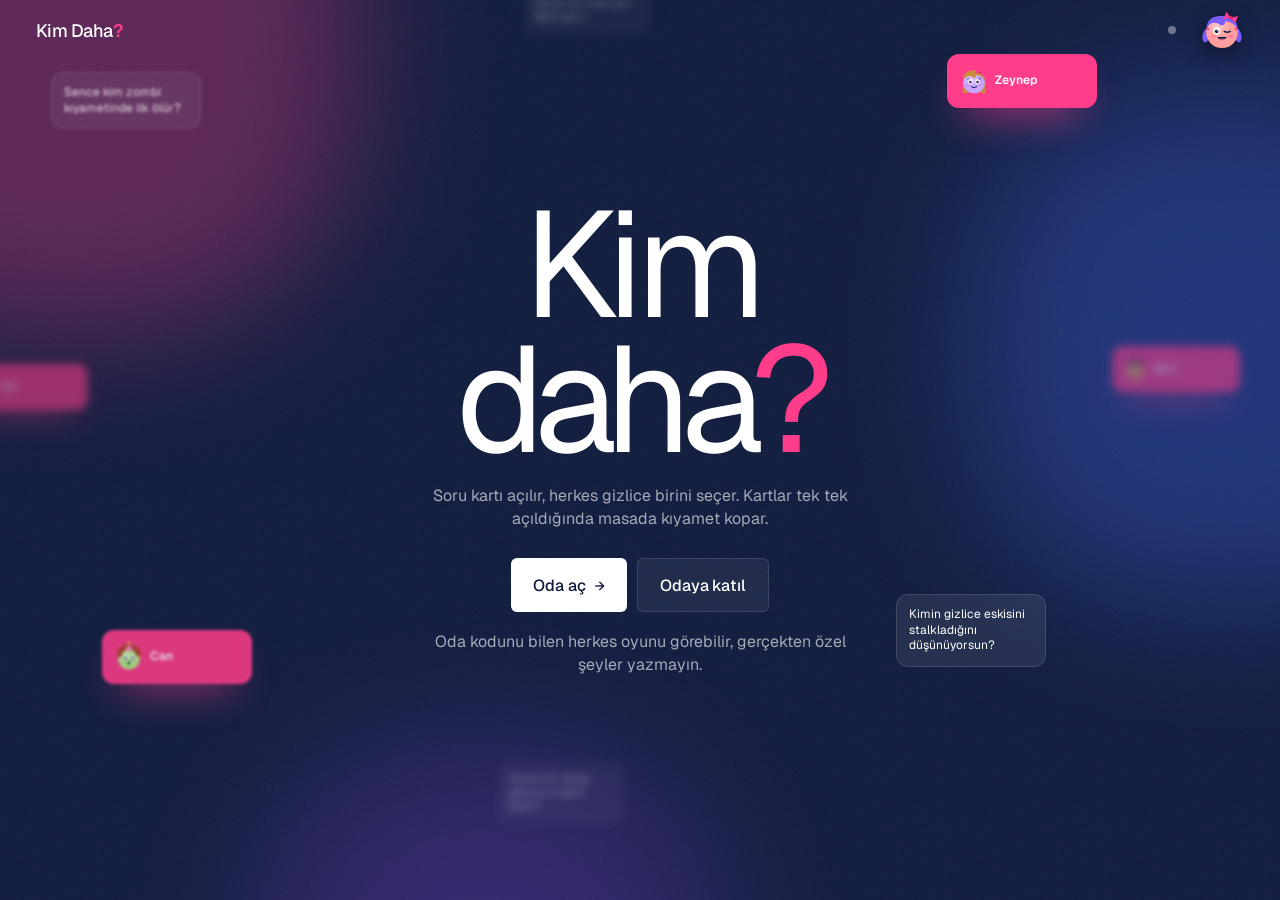
<file: index.html>
<!doctype html>
<html lang="tr">
<head>
<meta charset="utf-8">
<meta name="viewport" content="width=device-width,initial-scale=1,viewport-fit=cover">
<title>Kim Daha?</title>
<meta name="description" content="Arkadaşlarınla gizli oylama parti oyunu. Soru kartı açılır, herkes gizlice birini seçer.">
<meta name="theme-color" content="#0F1B3D">
<meta property="og:title" content="Kim Daha?">
<meta property="og:description" content="Soru kartı açılır, herkes gizlice birini seçer. Kartlar açılınca masada kıyamet kopar.">
<link rel="icon" href="data:image/svg+xml,<svg xmlns='http://www.w3.org/2000/svg' viewBox='0 0 100 100'><rect width='100' height='100' rx='22' fill='%230F1B3D'/><text x='50' y='72' font-size='64' text-anchor='middle' fill='%23FF3D8B' font-family='Arial'>?</text></svg>">
<link rel="preconnect" href="https://fonts.googleapis.com">
<link rel="preconnect" href="https://fonts.gstatic.com" crossorigin>
<link href="https://fonts.googleapis.com/css2?family=Geist:wght@300;400;500;600&family=Geist+Mono:wght@400;500&display=swap" rel="stylesheet">
<script>
/* Sürüm kontrolü: GitHub Pages dosyaları 10 dk önbellekte tutar. Yeni sürüm yayındaysa
   sayfa kendini yeni sürümün adresiyle (önbelleği aşarak) yeniden açar. */
window.SURUM = '20261110233939';
fetch('surum.json?t=' + Date.now(), { cache: 'no-store' }).then(r => r.json()).then(d => {
  if (!d || !d.v || d.v === window.SURUM) return;
  const u = new URL(location.href);
  if (u.searchParams.get('v') === d.v) return;            // zaten denendi, döngüye girme
  u.searchParams.set('v', d.v); location.replace(u.toString());
}).catch(() => {});
</script>
<link rel="stylesheet" href="css/oyun.css?v=20261110233939">
</head>
<body>
<div class="bg"><i class="b1"></i><i class="b2"></i><i class="b3"></i></div>
<div class="grain"></div>
<div class="floaters" id="floaters"></div>
<div class="wrap">
  <header>
    <div class="hleft"><button class="backbtn hidden" id="backBtn" aria-label="Odadan çık">←</button><div class="logo" id="logo">Kim Daha<b>?</b></div></div>
    <div class="meta"><span class="netdot" id="net" title="Bağlantı"></span><span class="pill hidden" id="roomPill"></span><span id="anonPill"></span><div id="meMenu"></div></div>
  </header>
  <main id="app"></main>
</div>
<div class="toast" id="toast"></div>
<script>window.SES_YOLU = 'ses/';</script>
<script src="vendor/mqtt.min.js?v=20261110233939"></script>
<script src="vendor/qrcode.min.js?v=20261110233939"></script>
<script src="js/ortak.js?v=20261110233939"></script>
<script src="js/sorular.js?v=20261110233939"></script>
<script src="js/oyun.js?v=20261110233939"></script>
</body>
</html>
</file>
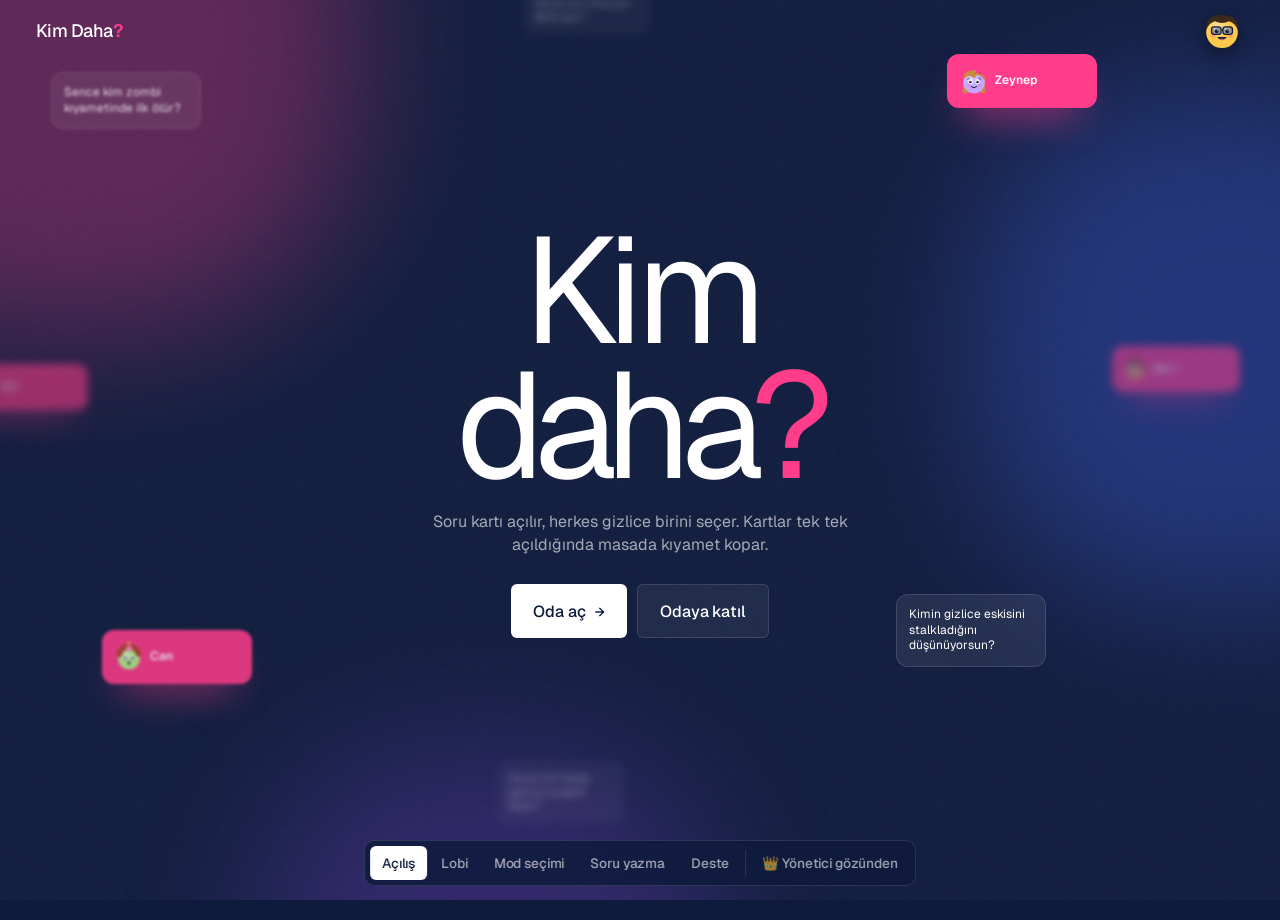
<file: tasarim/giris.html>
<!doctype html>
<html lang="tr">
<head>
<meta charset="utf-8">
<meta name="viewport" content="width=device-width,initial-scale=1,viewport-fit=cover">
<title>Kim Daha? — Giriş Sahnesi</title>
<link rel="preconnect" href="https://fonts.googleapis.com">
<link rel="preconnect" href="https://fonts.gstatic.com" crossorigin>
<link href="https://fonts.googleapis.com/css2?family=Geist:wght@300;400;500;600&family=Geist+Mono:wght@400;500&display=swap" rel="stylesheet">
<style>
:root{
  --navy:#0F1B3D; --navy2:#16244d; --white:#FFFFFF; --pink:#FF3D8B; --pink-d:#d92a72;
  --ink-2:rgba(255,255,255,.62); --ink-3:rgba(255,255,255,.38);
  --glass:rgba(255,255,255,.06); --glass-b:rgba(255,255,255,.12);
  --mono:'Geist Mono',ui-monospace,monospace;
}
*{box-sizing:border-box;-webkit-tap-highlight-color:transparent}
html,body{margin:0;min-height:100%}
body{background:var(--navy);color:var(--white);font-family:'Geist',system-ui,sans-serif;overflow-x:hidden;padding:env(safe-area-inset-top) 0 env(safe-area-inset-bottom)}
button,input,textarea{font:inherit;color:inherit}
button{border:0;background:none;cursor:pointer}
.hidden{display:none!important}

.bg{position:fixed;inset:0;overflow:hidden;z-index:0;pointer-events:none}
.bg i{position:absolute;border-radius:40%;filter:blur(70px);animation:drift 18s ease-in-out infinite alternate}
.bg .b1{width:46vmax;height:46vmax;background:#FF3D8B;left:-18vmax;top:-20vmax;opacity:.32}
.bg .b2{width:40vmax;height:40vmax;background:#3a5bd9;right:-16vmax;top:10vh;opacity:.38;animation-duration:22s}
.bg .b3{width:36vmax;height:36vmax;background:#7b3fd1;left:20vw;bottom:-24vmax;opacity:.3;animation-duration:26s}
@keyframes drift{to{transform:translate(6vmax,4vmax) rotate(25deg)}}
.grain{position:fixed;inset:0;z-index:0;pointer-events:none;opacity:.07;background-image:url("data:image/svg+xml,%3Csvg xmlns='http://www.w3.org/2000/svg' width='160' height='160'%3E%3Cfilter id='n'%3E%3CfeTurbulence type='fractalNoise' baseFrequency='.9' numOctaves='3'/%3E%3C/filter%3E%3Crect width='100%25' height='100%25' filter='url(%23n)'/%3E%3C/svg%3E")}

.wrap{position:relative;z-index:1;max-width:1240px;margin:0 auto;padding:0 16px 120px}
header{display:flex;align-items:center;justify-content:space-between;height:60px}
.logo{font-weight:500;font-size:18px;letter-spacing:-.03em}
.logo b{color:var(--pink);font-weight:600}
.meta{font-size:13px;color:var(--ink-2);display:flex;gap:10px;align-items:center}
.icon{width:36px;height:36px;border-radius:6px;border:1px solid var(--glass-b);background:var(--glass)}
.icon.on{background:var(--pink);border-color:var(--pink)}
.fast .step.on{animation-duration:.15s}
.fast .seat.in{animation-duration:.2s}
.rule{display:flex;align-items:center;gap:10px;font-family:var(--mono);font-size:11px;color:var(--ink-3);margin:6px 0 12px;text-transform:uppercase}
.rule:after{content:"";flex:1;height:1px;background:var(--glass-b)}
h2{font-size:clamp(30px,6vw,48px);font-weight:400;letter-spacing:-.045em;line-height:1.02;margin:4px 0 8px}
h2 em{font-style:normal;color:var(--pink)}
h3{font-size:20px;font-weight:500;letter-spacing:-.03em;margin:0}
.sub{color:var(--ink-2);margin:0 0 22px;font-size:15px;line-height:1.45}
.glass{background:linear-gradient(160deg,rgba(255,255,255,.09),rgba(255,255,255,.03));border:1px solid var(--glass-b);border-radius:14px;backdrop-filter:blur(18px);-webkit-backdrop-filter:blur(18px)}

.btn{display:inline-flex;align-items:center;justify-content:center;gap:10px;height:54px;padding:0 22px;border-radius:6px;font-weight:500;font-size:16px;letter-spacing:-.01em;transition:transform .1s,opacity .25s,background .2s;text-decoration:none}
.btn:active{transform:scale(.97)}
.btn.w{background:var(--white);color:var(--navy)}
.btn.g{background:var(--glass);border:1px solid var(--glass-b);color:#fff}
.btn.full{width:100%}
.btn[disabled]{opacity:.3;pointer-events:none}
.btn .arr{font-family:var(--mono)}

.step{display:none}
.step.on{display:block;animation:stepIn .55s cubic-bezier(.2,.9,.25,1) both}
@keyframes stepIn{from{opacity:0;transform:translateY(18px)}}

/* ---------- AÇILIŞ ---------- */
.floaters{position:fixed;inset:0;overflow:hidden;pointer-events:none;z-index:0;transition:opacity .4s}
.floaters.off{opacity:0;visibility:hidden}
.fl{position:absolute;width:150px;padding:12px;border-radius:12px;font-size:12px;line-height:1.3;animation:float 9s ease-in-out infinite alternate}
.fl.pk{background:var(--pink);box-shadow:0 20px 40px -18px var(--pink)}
.fl.gl{background:rgba(255,255,255,.08);border:1px solid var(--glass-b);backdrop-filter:blur(10px)}
.fl .ft{display:flex;align-items:center;gap:6px;font-weight:600}
.fl svg{width:30px;height:30px}
.fl.far{filter:blur(5px);opacity:.55;transform:scale(.85)}
.fl.mid{filter:blur(1.5px);opacity:.85}
@keyframes float{to{transform:translateY(-22px) rotate(3deg)}}
.hero{position:relative;z-index:2;min-height:calc(100vh - 160px);display:flex;flex-direction:column;align-items:center;justify-content:center;text-align:center;padding:40px 0}
.hero h1{font-size:clamp(64px,16vw,150px);font-weight:400;letter-spacing:-.07em;line-height:.9;margin:0}
.hero h1 b{color:var(--pink);font-weight:400}
.hero p{max-width:420px;color:var(--ink-2);margin:18px auto 28px;font-size:16px;line-height:1.45}
.hero .acts{display:flex;gap:10px;flex-wrap:wrap;justify-content:center}
.joinbox{margin-top:18px;display:flex;flex-direction:column;align-items:center;gap:12px}
.codeboxes{display:flex;gap:8px}
.codeboxes input{width:56px;height:66px;text-align:center;font-family:var(--mono);font-size:28px;text-transform:uppercase;border-radius:8px;border:1px solid var(--glass-b);background:rgba(255,255,255,.07);outline:none;caret-color:var(--pink)}
.codeboxes input:focus{border-color:var(--pink);box-shadow:0 0 0 3px rgba(255,61,139,.25)}

/* ---------- masa ---------- */
.table{position:relative;width:100%;aspect-ratio:1.25;max-width:640px;margin:0 auto}
@media (min-width:900px){.table{aspect-ratio:1.05}}
.felt{position:absolute;left:14%;right:14%;top:20%;bottom:20%;border-radius:50%;background:radial-gradient(ellipse at 50% 35%,rgba(255,255,255,.12),rgba(255,255,255,.03) 70%);border:1px solid var(--glass-b);box-shadow:inset 0 0 60px rgba(255,61,139,.10),0 40px 80px -30px rgba(0,0,0,.7)}
.felt:after{content:"";position:absolute;inset:10%;border-radius:50%;border:1px dashed rgba(255,255,255,.10)}
.center{position:absolute;left:50%;top:50%;transform:translate(-50%,-50%);text-align:center}
.seat{position:absolute;width:88px;margin:-44px 0 0 -44px;text-align:center}
.seat .av{width:62px;height:62px;display:block;margin:0 auto;filter:drop-shadow(0 8px 14px rgba(0,0,0,.35))}
.seat .nm{font-size:13px;color:var(--ink-2);white-space:nowrap}
.seat.me .nm{color:#fff;font-weight:500}
.seat.empty .av{opacity:.18;filter:none}
.seat.empty .nm{color:var(--ink-3);font-size:12px}
.seat.in{animation:sitdown .7s cubic-bezier(.3,1.6,.5,1) both}
.seat.bump .av{animation:popc .45s cubic-bezier(.3,1.8,.5,1)}
@keyframes sitdown{0%{transform:translateY(-60px) scale(.3);opacity:0}60%{opacity:1}100%{transform:none}}
.seat .ok{position:absolute;top:2px;right:14px;width:20px;height:20px;border-radius:50%;background:var(--pink);font-size:11px;line-height:20px;transform:scale(0);transition:transform .35s cubic-bezier(.3,1.8,.5,1)}
.seat.done .ok{transform:scale(1)}
.seat .crown{position:absolute;left:8px;top:0;font-size:14px}
@media (min-width:900px){.seat{width:110px;margin:-55px 0 0 -55px}.seat .av{width:80px;height:80px}.seat .nm{font-size:14px}}
.pupils{transition:transform .45s cubic-bezier(.3,1.4,.5,1)}
.count{font-size:13px;color:var(--ink-3)}

/* ---------- LOBİ ---------- */
.lobby{display:grid;gap:18px;grid-template-areas:"code" "table" "me" "set"}
.lobby .a-code{grid-area:code}.lobby .a-table{grid-area:table}.lobby .a-me{grid-area:me}.lobby .a-set{grid-area:set}
@media (min-width:900px){.lobby{grid-template-columns:minmax(0,1fr) minmax(0,1.05fr);grid-template-areas:"code table" "me table" "me set";gap:22px 44px;align-items:start}}
.codecard{display:flex;align-items:center;gap:16px;padding:16px}
.codecard .code{font-family:var(--mono);font-size:44px;letter-spacing:.14em;line-height:1}
.codecard .code span{color:var(--pink)}
.codecard .qr{margin-left:auto;background:#fff;border-radius:8px;padding:6px;line-height:0}
.codecard .qr img,.codecard .qr canvas{width:84px!important;height:84px!important}
.codecard small{display:block;font-size:12px;color:var(--ink-3);margin-bottom:6px}
.sharerow{display:flex;gap:8px;margin-top:10px}
.sharerow .btn{flex:1;height:44px;font-size:14px}

.mecard{padding:16px}
.mehead{display:flex;gap:14px;align-items:center}
.mini-prev{position:relative;width:96px;height:96px;flex:none}
.mini-prev:before{content:"";position:absolute;inset:6%;border-radius:50%;background:radial-gradient(circle,rgba(255,61,139,.35),transparent 65%);filter:blur(8px)}
.mini-prev svg{position:relative;width:100%;height:100%;filter:drop-shadow(0 14px 18px rgba(0,0,0,.45));animation:breathe 3.2s ease-in-out infinite}
.mini-prev.pop svg{animation:popc .45s cubic-bezier(.3,1.8,.5,1)}
@keyframes breathe{50%{transform:translateY(-4px)}}
@keyframes popc{0%{transform:scale(.85)}100%{transform:scale(1)}}
.namef{flex:1;min-width:0}
.namef label{display:block;font-size:12px;color:var(--ink-3);margin-bottom:6px}
.namef input{width:100%;height:50px;border-radius:8px;border:1px solid var(--glass-b);background:rgba(255,255,255,.06);padding:0 14px;font-size:18px;letter-spacing:-.02em;outline:none}
.namef input:focus{border-color:var(--pink)}
.dice{margin-top:8px;font-size:13px;color:var(--ink-2);display:inline-flex;align-items:center;gap:6px}
.tabs{display:flex;gap:2px;border-bottom:1px solid var(--glass-b);margin:16px 0 12px;overflow-x:auto;scrollbar-width:none}
.tabs button{padding:10px 12px;font-size:14px;color:var(--ink-3);border-bottom:2px solid transparent;margin-bottom:-1px;white-space:nowrap}
.tabs button.on{color:var(--white);border-color:var(--pink)}
.hcols{display:flex;gap:8px;margin-bottom:10px;flex-wrap:wrap}
.hcols button{width:30px;height:30px;border-radius:50%;box-shadow:inset 0 -4px 0 rgba(0,0,0,.15);outline-offset:2px}
.hcols button.on{outline:2px solid var(--pink)}
.opts{display:grid;grid-template-columns:repeat(4,1fr);gap:8px}
@media (min-width:560px){.opts{grid-template-columns:repeat(5,1fr)}}
.opt{position:relative;aspect-ratio:1;border-radius:10px;background:var(--glass);border:1px solid var(--glass-b);display:flex;flex-direction:column;align-items:center;justify-content:center;padding:6px;transition:border-color .2s,transform .15s}
.opt:active{transform:scale(.94)}
.opt svg{width:74%;height:74%}
.opt small{font-size:10.5px;color:var(--ink-3);white-space:nowrap;overflow:hidden;text-overflow:ellipsis;max-width:100%}
.opt.on{border-color:var(--pink);background:rgba(255,61,139,.12)}
.opt.on:after{content:"";position:absolute;top:6px;right:6px;width:8px;height:8px;border-radius:50%;background:var(--pink)}
.opt.taken{pointer-events:none}
.opt.taken > svg,.opt.taken > .swatch{opacity:.22;filter:grayscale(.6)}
.opt .owner{position:absolute;inset:auto 4px 4px auto;display:flex;align-items:center;gap:3px;font-size:9.5px;color:var(--ink-2);background:rgba(15,27,61,.85);border-radius:99px;padding:1px 6px 1px 1px}
.opt .owner svg{width:16px;height:16px}
.swatch{width:62%;aspect-ratio:1;border-radius:50%;box-shadow:inset 0 -6px 0 rgba(0,0,0,.12)}

.set{padding:4px 16px}
.set .row{display:flex;justify-content:space-between;align-items:center;gap:14px;padding:14px 0;border-bottom:1px solid var(--glass-b)}
.set .row:last-child{border:0}
.set .row .l{font-size:15px}
.set .row .l small{display:block;color:var(--ink-3);font-size:12.5px;margin-top:2px;line-height:1.35}
.seg{display:inline-flex;border:1px solid var(--glass-b);border-radius:6px;padding:3px;gap:2px;flex:none}
.seg button{padding:7px 11px;border-radius:4px;font-size:13px;color:var(--ink-2);white-space:nowrap}
.seg button.on{background:var(--white);color:var(--navy)}
.sw{flex:none;width:50px;height:28px;border-radius:99px;background:rgba(255,255,255,.15);position:relative;transition:.25s}
.sw:after{content:"";position:absolute;top:3px;left:3px;width:22px;height:22px;border-radius:50%;background:#fff;transition:.25s cubic-bezier(.3,1.5,.5,1)}
.sw.on{background:var(--pink)}
.sw.on:after{left:25px}
.ro .seg,.ro .sw,.ro .mode{pointer-events:none}
.waiting{display:flex;align-items:center;gap:10px;justify-content:center;color:var(--ink-2);height:54px;border:1px solid var(--glass-b);border-radius:6px}
.dots i{display:inline-block;width:6px;height:6px;margin:0 2px;border-radius:50%;background:var(--ink-2);animation:bd 1s infinite}
.dots i:nth-child(2){animation-delay:.15s}.dots i:nth-child(3){animation-delay:.3s}
@keyframes bd{50%{transform:translateY(-5px);opacity:.4}}

/* ---------- MOD ---------- */
.modewrap{max-width:760px;margin:0 auto;padding-top:8px}
.modes{display:grid;gap:12px}
@media (min-width:640px){.modes{grid-template-columns:1fr 1fr}}
.mode{text-align:left;border-radius:14px;border:1px solid var(--glass-b);background:var(--glass);padding:22px;transition:.25s;position:relative;overflow:hidden}
.mode .e{font-size:34px}
.mode b{display:block;font-weight:500;font-size:22px;margin:14px 0 6px;letter-spacing:-.03em}
.mode small{color:var(--ink-2);font-size:14px;line-height:1.45;display:block}
.mode.on{border-color:var(--pink);background:rgba(255,61,139,.13);box-shadow:0 20px 50px -30px var(--pink)}
.mode.on:after{content:"✓";position:absolute;top:16px;right:16px;width:26px;height:26px;border-radius:50%;background:var(--pink);font-size:13px;line-height:26px;text-align:center}
.ro .mode:not(.on){opacity:.4}

/* ---------- SORU YAZ ---------- */
.writer{display:grid;gap:20px}
@media (min-width:900px){.writer{grid-template-columns:minmax(0,1fr) minmax(0,1.1fr);gap:28px 44px;align-items:start}}
.qedit{position:relative;padding:22px;border-radius:14px;background:var(--pink);background-image:radial-gradient(120% 80% at 50% 0%,rgba(255,255,255,.25),transparent 60%);box-shadow:0 30px 60px -30px var(--pink);transition:transform .8s cubic-bezier(.5,0,.2,1),opacity .4s}
.qedit .tag{font-size:12px;opacity:.85}
.qedit textarea{display:block;width:100%;min-height:120px;margin-top:10px;border:0;outline:none;background:transparent;resize:none;font-size:clamp(26px,5.6vw,36px);line-height:1.1;letter-spacing:-.04em;color:#fff}
.qedit textarea::placeholder{color:rgba(255,255,255,.6)}
.qedit .cnt{position:absolute;right:16px;bottom:12px;font-family:var(--mono);font-size:11px;opacity:.75}
.ideas{display:flex;flex-wrap:wrap;gap:8px;margin:14px 0}
.ideas button{border:1px solid var(--glass-b);background:var(--glass);border-radius:99px;padding:8px 12px;font-size:13px;color:var(--ink-2)}
.pile{position:absolute;left:50%;top:50%;width:0;height:0}
.pile .mini{position:absolute;width:40px;height:56px;margin:-28px 0 0 -20px;border-radius:6px;animation:land .35s ease-out both}
@keyframes land{from{transform:var(--r) scale(1.3);opacity:.4}to{transform:var(--r)}}
.back{background:var(--navy2);border:1.5px solid var(--pink);background-image:radial-gradient(circle at 50% 50%,rgba(255,61,139,.35) 0 18%,transparent 19%),repeating-linear-gradient(45deg,rgba(255,61,139,.14) 0 4px,transparent 4px 10px)}
.flyer{position:fixed;z-index:50;pointer-events:none;border-radius:12px;transition:transform .85s cubic-bezier(.5,0,.2,1)}
.sent{display:none;align-items:center;justify-content:center;gap:8px;height:54px;border:1px solid var(--glass-b);border-radius:6px;color:var(--ink-2);margin-top:14px}
.sent.on{display:flex}

/* ---------- DESTE ---------- */
.deck{position:absolute;left:50%;top:50%;width:0;height:0}
.deck .dc{position:absolute;border-radius:8px;transition:transform .45s cubic-bezier(.4,1.4,.5,1)}
.shufflecap{position:absolute;left:0;right:0;bottom:6%;text-align:center;font-size:14px;color:var(--ink-2)}
.ready{max-width:520px;margin:18px auto 0;text-align:center}
.packwrap{padding:14px 0;border-bottom:1px solid var(--glass-b)}
.ph{font-size:15px;margin-bottom:10px}
.ph small{display:block;color:var(--ink-3);font-size:12.5px;margin-top:2px;line-height:1.35}
.packs{display:grid;grid-template-columns:repeat(3,1fr);gap:8px}
.pack{position:relative;text-align:left;border:1px solid var(--glass-b);border-radius:10px;background:var(--glass);padding:10px 10px 9px;transition:.2s}
.pack .e{font-size:20px;line-height:1}
.pack b{display:block;font-size:13.5px;font-weight:500;letter-spacing:-.01em;margin-top:6px}
.pack small{display:block;font-size:11px;color:var(--ink-3);margin-top:1px}
.pack.on{border-color:var(--pink);background:rgba(255,61,139,.13)}
.pack.played:not(.on){opacity:.5}
.pack .pl{position:absolute;top:7px;right:8px;font-size:10px;color:var(--ink-2)}
.packreset{margin-top:10px;font-size:12px;color:var(--ink-3);text-decoration:underline;text-underline-offset:3px}
.ro .pack,.ro .packreset{pointer-events:none}
.deck .dc.tapme{cursor:pointer;animation:tapglow 1.4s ease-in-out infinite}
@keyframes tapglow{0%,100%{box-shadow:0 0 0 0 rgba(255,61,139,0),0 18px 30px -12px rgba(0,0,0,.6)}50%{box-shadow:0 0 0 6px rgba(255,61,139,.35),0 18px 30px -12px rgba(0,0,0,.6)}}
.tapcap{position:absolute;left:0;top:0;transform:translateX(-50%);font-size:13px;color:#fff;background:var(--pink);border-radius:99px;padding:5px 12px;white-space:nowrap;pointer-events:none;z-index:6;animation:capin .4s both}
@keyframes capin{from{opacity:0;margin-top:8px}}
.deck .dc.opening{transition:transform .6s cubic-bezier(.5,0,.2,1)!important;z-index:9}

/* ---------- demo gezinme (normal yazı) ---------- */
.nav{position:fixed;left:50%;bottom:calc(14px + env(safe-area-inset-bottom));transform:translateX(-50%);z-index:30;display:flex;gap:2px;padding:5px;border-radius:10px;background:rgba(15,27,61,.85);border:1px solid var(--glass-b);backdrop-filter:blur(14px);-webkit-backdrop-filter:blur(14px);max-width:calc(100% - 24px);overflow-x:auto;scrollbar-width:none}
.nav button{font-size:13.5px;font-weight:500;letter-spacing:-.01em;color:var(--ink-2);padding:8px 12px;border-radius:6px;white-space:nowrap}
.nav button.on{background:var(--white);color:var(--navy)}
.nav .sep{width:1px;background:var(--glass-b);margin:4px 2px;flex:none}
.toast{position:fixed;left:50%;top:70px;transform:translate(-50%,-20px);background:var(--white);color:var(--navy);padding:10px 16px;border-radius:6px;font-size:14px;font-weight:500;opacity:0;transition:.3s;z-index:40;pointer-events:none}
.toast.on{opacity:1;transform:translate(-50%,0)}

/* ---------- yatay telefon: iki sütun, masa ekran yüksekliğine sığar ---------- */
@media (orientation:landscape) and (max-height:520px){
  .wrap{padding:0 max(16px,env(safe-area-inset-right)) 80px max(16px,env(safe-area-inset-left))}
  header{height:46px}
  .hero{min-height:calc(100vh - 110px);padding:6px 0}.hero h1{font-size:min(17vh,96px)}.hero p{margin:10px auto 14px;font-size:14px}
  .btn{height:46px}
  .lobby{grid-template-columns:minmax(0,1fr) minmax(0,.95fr);grid-template-areas:"code table" "me table" "set table";gap:10px 20px;align-items:start}
  .lobby .a-table{position:sticky;top:4px}
  .writer{grid-template-columns:minmax(0,1fr) minmax(0,.95fr);gap:10px 20px;align-items:start}
  .writer > div:last-child{position:sticky;top:4px}
  .table{aspect-ratio:auto;height:calc(100vh - 60px);max-width:none}
  #deckTable{height:calc(100vh - 150px);max-width:520px}
  .seat{width:72px;margin:-30px 0 0 -36px}.seat .av{width:44px;height:44px}.seat .nm{font-size:11px}
  .codecard{padding:10px 12px}.codecard .code{font-size:30px}.codecard .qr img,.codecard .qr canvas{width:60px!important;height:60px!important}
  .sharerow .btn{height:38px}
  h2{font-size:28px}.sub{margin-bottom:12px;font-size:14px}
  .qedit{padding:14px}.qedit textarea{min-height:70px;font-size:22px}
  .modes{grid-template-columns:1fr 1fr}.mode{padding:14px}.mode b{font-size:17px;margin:8px 0 4px}.mode small{font-size:12.5px}
  .packs{grid-template-columns:repeat(5,1fr)}
  .nav{bottom:6px;padding:3px}.nav button{padding:6px 10px;font-size:12.5px}
}
</style>
</head>
<body>
<div class="bg"><i class="b1"></i><i class="b2"></i><i class="b3"></i></div>
<div class="grain"></div>
<div class="floaters" id="floaters"></div>
<div class="wrap">
  <header>
    <div class="logo">Kim Daha<b>?</b></div>
    <div class="meta"><span id="hdrRoom"></span><div id="meMenu"></div></div>
  </header>

  <!-- AÇILIŞ -->
  <section class="step on" id="acilis">
    <div class="hero">
      <h1>Kim<br>daha<b>?</b></h1>
      <p>Soru kartı açılır, herkes gizlice birini seçer. Kartlar tek tek açıldığında masada kıyamet kopar.</p>
      <div class="acts" id="heroActs">
        <button class="btn w" id="btnCreate">Oda aç <span class="arr">→</span></button>
        <button class="btn g" id="btnJoin">Odaya katıl</button>
      </div>
      <div class="joinbox hidden" id="joinBox">
        <div class="codeboxes" id="codeBoxes"><input maxlength="1" autocapitalize="characters" aria-label="1. harf"><input maxlength="1" autocapitalize="characters" aria-label="2. harf"><input maxlength="1" autocapitalize="characters" aria-label="3. harf"><input maxlength="1" autocapitalize="characters" aria-label="4. harf"></div>
        <button class="btn w" id="btnJoinGo" disabled>Masaya git <span class="arr">→</span></button>
      </div>
    </div>
  </section>

  <!-- LOBİ (karakter burada seçilir) -->
  <section class="step" id="lobi">
    <div class="lobby">
      <div class="a-code">
        <div class="rule">Lobi</div>
        <div class="glass codecard">
          <div><small>Oda kodu</small><div class="code">KE<span>D</span>I</div></div>
          <div class="qr" id="qr"></div>
        </div>
        <div class="sharerow"><button class="btn g" id="btnShare">Linki paylaş</button><button class="btn g" id="btnCopy">Kopyala</button></div>
      </div>

      <div class="a-table">
        <div class="table" id="lobbyTable"><div class="felt"></div>
          <div class="center"><div class="count" id="lobbyCount">1 / 8</div></div>
        </div>
      </div>

      <div class="a-me">
        <div class="rule">Karakterin</div>
        <div class="glass mecard">
          <div class="mehead">
            <div class="mini-prev" id="preview"></div>
            <div class="namef"><label for="nameInp">Adın</label><input id="nameInp" maxlength="14" placeholder="Masada görünecek ad" autocomplete="nickname">
              <button class="dice" id="dice">🎲 Rastgele karakter</button></div>
          </div>
          <div class="tabs" id="tabs">
            <button data-t="skin" class="on">Renk</button><button data-t="hair">Saç</button><button data-t="acc">Aksesuar</button><button data-t="eyes">Gözler</button><button data-t="mouth">Ağız</button>
          </div>
          <div id="hairCols" class="hcols hidden"></div>
          <div class="opts" id="opts"></div>
        </div>
      </div>

      <div class="a-set">
        <div class="rule">Ayarlar <span id="setOwner" style="text-transform:none"></span></div>
        <div class="glass set" id="settings">
          <div class="row"><div class="l">Seçim süresi<small>Son 5 saniyede saat tıkırdar</small></div>
            <div class="seg" data-k="time"><button data-v="15">15 sn</button><button data-v="20" class="on">20 sn</button><button data-v="30">30 sn</button></div></div>
        </div>
        <div style="margin-top:16px" id="startBox"></div>
      </div>
    </div>
  </section>

  <!-- MOD (oyun başında bir kez) -->
  <section class="step" id="mod">
    <div class="modewrap">
      <div class="rule">Oyun modu</div>
      <h2>Bu oyunu nasıl <em>oynuyoruz?</em></h2>
      <p class="sub" id="modSub">Bir kez seçilir, oyun bitene kadar değişmez.</p>
      <div id="modBox">
        <div class="modes">
          <button class="mode on" data-mode="kendi"><span class="e">✍️</span><b>Kendi kartlarımız</b><small>Her tur başında herkes masaya bir soru kartı koyar. Kimin yazdığı bilinmez, kartlar karışık açılır.</small></button>
          <button class="mode" data-mode="hazir"><span class="e">🃏</span><b>Hazır deste</b><small>418 soru, 19 kategori. Biri oyların çoğunu toplarsa kategorinin tepkisi çıkar.</small></button>
        </div>
        <div class="glass set" id="hazirSet" style="margin-top:14px">
          <div class="packwrap">
            <div class="ph">Soru paketi<small>9 ayrı paket, hiçbir soru iki pakette yok. Oynadığınız paketler işaretlenir.</small></div>
            <div class="packs" id="packs"></div>
            <button class="packreset" id="packReset">Paket geçmişini sıfırla</button>
          </div>
          <div class="row"><div class="l">Baharatlı sorular 🌶️<small>+18 imalı sorular desteye karışır</small></div><button class="sw" data-k="spicy" aria-label="Baharatlı"></button></div>
          <div class="row"><div class="l">Kaç soru?</div>
            <div class="seg" data-k="rounds"><button data-v="10">10</button><button data-v="20" class="on">20</button><button data-v="30">30</button><button data-v="hepsi">Hepsi</button></div></div>
        </div>
        <div class="glass set" id="animSet" style="margin-top:14px">
          <div class="row"><div class="l">Animasyonlar<small>Herkes için geçerli, oyun boyunca değişmez. Hızlı modda kart açma gösterileri atlanır.</small></div>
            <div class="seg" data-k="anim"><button data-v="tam" class="on">Tam</button><button data-v="hizli">Hızlı ⚡</button></div></div>
        </div>
      </div>
      <div style="margin-top:18px" id="modGo"></div>
    </div>
  </section>

  <!-- SORU YAZ -->
  <section class="step" id="yaz">
    <div class="writer">
      <div>
        <div class="rule">Tur 01 · Soru kartı</div>
        <h2>Masaya bir <em>soru</em> koy</h2>
        <p class="sub">Kimse kimin yazdığını bilmeyecek. Kartlar karıştırılıp rastgele açılacak.</p>
        <div class="qedit" id="qedit">
          <div class="tag">Gizli soru kartı</div>
          <textarea id="qtext" maxlength="110" placeholder="Sence kim…?"></textarea>
          <div class="cnt" id="qcnt">0 / 110</div>
        </div>
        <div class="ideas" id="ideas">
          <button>Sence kim…</button><button>Kimin gizli gizli…</button><button>Sence kim zor durumda…</button><button>Kim 10 yıl sonra…</button><button>Kimin telefonunda…</button>
        </div>
        <button class="btn w full" id="btnPut" disabled>Kartı masaya koy <span class="arr">→</span></button>
        <div class="sent" id="sent">Kartın masada <span style="color:var(--pink)">✓</span> Diğerleri yazıyor…</div>
      </div>
      <div>
        <div class="table" id="writeTable"><div class="felt"></div><div class="pile" id="wpile"></div>
          <div class="center" style="transform:translate(-50%,40px)"><div class="count" id="wcount">0 / 6 kart</div></div>
        </div>
      </div>
    </div>
  </section>

  <!-- DESTE -->
  <section class="step" id="karistir">
    <div class="rule">Deste</div>
    <div class="table" id="deckTable" style="max-width:620px"><div class="felt"></div><div class="deck" id="deck"></div><div class="shufflecap" id="shcap">Kartlar karıştırılıyor…</div></div>
    <div class="ready hidden" id="ready">
      <h2>Tur 01 <em>hazır</em></h2>
      <p class="sub" id="readySub"></p>
      <div class="glass set" id="anonSet" style="text-align:left">
        <div class="row"><div class="l">Bu turun oyları<small>Kart açılınca bu tur için kilitlenir</small></div>
          <div class="seg" data-k="anon"><button data-v="1" class="on">🔒 Anonim</button><button data-v="0">👁 Açık oy</button></div></div>
        <div class="row"><div class="l">Animasyonlar<small>Değiştirmediğin sürece sonraki turlarda da sürer</small></div>
          <div class="seg" data-k="anim"><button data-v="tam">Tam</button><button data-v="hizli">Hızlı ⚡</button></div></div>
      </div>
    </div>
  </section>
</div>

<div class="nav" id="nav">
  <button data-go="acilis" class="on">Açılış</button><button data-go="lobi">Lobi</button><button data-go="mod">Mod seçimi</button><button data-go="yaz">Soru yazma</button><button data-go="karistir">Deste</button>
  <span class="sep"></span><button id="roleBtn">👑 Yönetici gözünden</button>
</div>
<div class="toast" id="toast"></div>

<script src="../vendor/qrcode.min.js"></script>
<script src="ortak.js"></script>
<script src="sorular.js"></script>
<script>
const toast = m => { const t = $('#toast'); t.textContent = m; t.classList.add('on'); clearTimeout(toast._t); toast._t = setTimeout(() => t.classList.remove('on'), 1800); };

/* durum */
const me = { name: '', skin: SKINS[0], hair: 'short', hairColor: HAIR_COLORS[0], eyes: 'normal', mouth: 'grin', acc: 'shades' };
let isHost = true;
const settings = { mode: 'kendi', spicy: false, time: '20', rounds: '20', anim: fast ? 'hizli' : 'tam', anon: '1', pack: 0 };
// oynanan paketler bu cihazda (yöneticide) saklanır; sıradaki oynanmamış paket seçili gelir
let played = []; try { played = JSON.parse(localStorage.getItem('kd_played') || '[]'); } catch {}
const firstUnplayed = () => { const i = PAKETLER.findIndex((_, k) => !played.includes(k)); return i < 0 ? 0 : i; };
settings.pack = firstUnplayed();
const FRIENDS = [
  { name: 'Ahmet', skin: SKINS[1], hair: 'short', hairColor: HAIR_COLORS[1], eyes: 'normal', mouth: 'smirk', acc: 'cap' },
  { name: 'Zeynep', skin: SKINS[4], hair: 'long', hairColor: HAIR_COLORS[2], eyes: 'lashes', mouth: 'smile', acc: 'bow' },
  { name: 'Can', skin: SKINS[2], hair: 'curly', hairColor: HAIR_COLORS[3], eyes: 'normal', mouth: 'o', acc: 'party' },
  { name: 'Elif', skin: SKINS[5], hair: 'pigtails', hairColor: HAIR_COLORS[1], eyes: 'lashes', mouth: 'tongue', acc: 'catears' },
  { name: 'Mert', skin: SKINS[3], hair: 'spiky', hairColor: HAIR_COLORS[0], eyes: 'sleepy', mouth: 'flat', acc: 'horns' },
];
let timers = [];
const later = (ms, fn) => timers.push(setTimeout(fn, ms));
const clearTimers = () => { timers.forEach(clearTimeout); timers = []; };

/* gezinme */
const enter = {};
let cur = 'acilis';
function go(id) {
  clearTimers(); cur = id;
  $$('.step').forEach(s => s.classList.toggle('on', s.id === id));
  $$('#nav [data-go]').forEach(b => b.classList.toggle('on', b.dataset.go === id));
  $('#hdrRoom').textContent = id === 'acilis' ? '' : 'Oda KEDI';
  $('#floaters').classList.toggle('off', id !== 'acilis');
  window.scrollTo(0, 0);
  enter[id] && enter[id]();
}
$('#nav').onclick = e => { const b = e.target.closest('[data-go]'); if (b) go(b.dataset.go); };
$('#roleBtn').onclick = () => { isHost = !isHost; $('#roleBtn').textContent = isHost ? '👑 Yönetici gözünden' : '🙋 Oyuncu gözünden'; toast(isHost ? 'Yönetici gözünden' : 'Oyuncu gözünden'); go(cur); };

/* ---------- açılış ---------- */
const FLOAT = [
  { t: 'Sence kim zombi kıyametinde ilk ölür?', x: 4, y: 8, k: 'gl mid' }, { n: 'Zeynep', c: FRIENDS[1], x: 74, y: 6, k: 'pk' },
  { t: 'Kimin gizlice eskisini stalkladığını düşünüyorsun?', x: 70, y: 66, k: 'gl' }, { n: 'Can', c: FRIENDS[2], x: 8, y: 70, k: 'pk mid' },
  { t: 'Sence kim 3 lira için IBAN atar?', x: 40, y: -2, k: 'gl far' }, { n: 'Mert', c: FRIENDS[4], x: 86, y: 38, k: 'pk far' },
  { n: 'Elif', c: FRIENDS[3], x: -4, y: 40, k: 'pk far' }, { t: 'Sence kim hesap gelince tuvalete kaçar?', x: 38, y: 84, k: 'gl far' },
];
enter.acilis = () => {
  $('#floaters').innerHTML = FLOAT.map((f, i) => `<div class="fl ${f.k}" style="left:${f.x}%;top:${f.y}%;animation-delay:${-i * 1.3}s">${f.n ? `<div class="ft">${avatar(f.c)}${f.n}</div>` : f.t}</div>`).join('');
  $('#joinBox').classList.add('hidden'); $('#heroActs').classList.remove('hidden');
};
$('#btnCreate').onclick = () => { isHost = true; $('#roleBtn').textContent = '👑 Yönetici gözünden'; sfx.whoosh(); go('lobi'); };
$('#btnJoin').onclick = () => { $('#heroActs').classList.add('hidden'); $('#joinBox').classList.remove('hidden'); $('#codeBoxes input').focus(); sfx.soft(); };
const cbs = $$('#codeBoxes input');
cbs.forEach((inp, i) => {
  inp.oninput = () => {
    inp.value = inp.value.toLocaleUpperCase('tr').replace(/İ/g, 'I').replace(/[^A-Z]/g, '').slice(-1);
    if (inp.value) { sfx.soft(); if (cbs[i + 1]) cbs[i + 1].focus(); }
    $('#btnJoinGo').disabled = cbs.some(c => !c.value);
  };
  inp.onkeydown = e => { if (e.key === 'Backspace' && !inp.value && cbs[i - 1]) cbs[i - 1].focus(); if (e.key === 'Enter' && !$('#btnJoinGo').disabled) $('#btnJoinGo').click(); };
});
$('#btnJoinGo').onclick = () => { isHost = false; $('#roleBtn').textContent = '🙋 Oyuncu gözünden'; sfx.whoosh(); go('lobi'); };

/* ---------- masa yardımcıları ---------- */
function seatXY(i, n) { const a = Math.PI / 2 + (i / n) * Math.PI * 2; return { x: 50 + Math.cos(a) * 40, y: 50 + Math.sin(a) * 38 }; }
function lookAt(tableSel, fromIdx, toIdx, seats) {
  const el = $(`${tableSel} .seat[data-i="${fromIdx}"] .pupils`); if (!el) return;
  if (toIdx == null) { el.style.transform = ''; return; }
  const a = seats[fromIdx], b = seats[toIdx]; const dx = b.x - a.x, dy = (b.y - a.y) * .8, L = Math.hypot(dx, dy) || 1;
  el.style.transform = `translate(${(dx / L * 3.6).toFixed(2)}px,${(dy / L * 3.2).toFixed(2)}px)`;
}

/* ---------- LOBİ: masa ---------- */
const MAXP = 8;
let joined = [], lseats = [];
const takenBy = key => { const m = {}; joined.forEach(f => { if (f[key] && f[key] !== 'none') m[f[key]] = f; }); return m; };
function drawLobbyTable(anim) {
  const t = $('#lobbyTable'); $$('.seat', t).forEach(s => s.remove());
  lseats = []; for (let i = 0; i < MAXP; i++) lseats.push(seatXY(i, MAXP));
  const people = [me, ...joined];
  for (let i = 0; i < MAXP; i++) {
    const p = people[i], s = document.createElement('div');
    s.className = 'seat' + (i === 0 ? ' me' : '') + (p ? '' : ' empty') + (anim && anim.i === i ? ' ' + anim.cls : '');
    s.dataset.i = i; s.style.left = lseats[i].x + '%'; s.style.top = lseats[i].y + '%';
    const hostHere = isHost ? i === 0 : i === 1;
    s.innerHTML = p ? avatar(p, { cls: 'av' }) + `<div class="nm">${i === 0 ? (esc(me.name) || 'Sen') : esc(p.name)}</div>` + (hostHere ? '<span class="crown">👑</span>' : '')
      : `<svg class="av" viewBox="0 0 100 100"><circle cx="50" cy="55" r="34" fill="none" stroke="#fff" stroke-width="2" stroke-dasharray="6 6"/></svg><div class="nm">boş</div>`;
    t.appendChild(s);
  }
  $('#lobbyCount').textContent = people.length + ' / ' + MAXP;
}
function everyoneLooksAt(idx) {
  const n = 1 + joined.length;
  for (let i = 0; i < n; i++) if (i !== idx) later(120 + Math.random() * 300, () => lookAt('#lobbyTable', i, idx, lseats));
  later(2600, () => { for (let i = 0; i < n; i++) lookAt('#lobbyTable', i, null, lseats); });
}

/* ---------- LOBİ: karakterin ---------- */
let tab = 'skin';
function drawPreview(pop) {
  $('#preview').innerHTML = avatar(me);
  if (pop) { $('#preview').classList.remove('pop'); void $('#preview').offsetWidth; $('#preview').classList.add('pop'); }
}
function ownerTag(f) { return `<span class="owner">${avatar(f)}${esc(f.name)}</span>`; }
function drawOpts() {
  const box = $('#opts'), hc = $('#hairCols');
  hc.classList.toggle('hidden', tab !== 'hair');
  if (tab === 'hair') hc.innerHTML = HAIR_COLORS.map(c => `<button class="${me.hairColor === c ? 'on' : ''}" data-hc="${c}" style="background:${c}" aria-label="Saç rengi"></button>`).join('');
  if (tab === 'skin') {
    const tk = takenBy('skin');
    box.innerHTML = SKINS.map(s => `<button class="opt ${me.skin === s ? 'on' : ''} ${tk[s] ? 'taken' : ''}" data-v="${s}"><span class="swatch" style="background:${s}"></span>${tk[s] ? ownerTag(tk[s]) : ''}</button>`).join('');
  } else {
    const src = { acc: ACCS, eyes: EYES, mouth: MOUTHS, hair: HAIRS }[tab];
    const tk = tab === 'acc' ? takenBy('acc') : {};
    box.innerHTML = Object.entries(src).map(([k, label]) => `<button class="opt ${me[tab] === k ? 'on' : ''} ${tk[k] ? 'taken' : ''}" data-v="${k}">${avatar({ ...me, [tab]: k })}${tk[k] ? ownerTag(tk[k]) : `<small>${label}</small>`}</button>`).join('');
  }
}
function changed() { meMenu.refresh(); sfx.pick(); vib(10); drawPreview(true); drawOpts(); drawLobbyTable({ i: 0, cls: 'bump' }); everyoneLooksAt(0); drawStart(); }
$('#tabs').onclick = e => { const b = e.target.closest('button'); if (!b) return; tab = b.dataset.t; $$('#tabs button').forEach(x => x.classList.toggle('on', x === b)); sfx.soft(); drawOpts(); };
$('#opts').onclick = e => { const b = e.target.closest('.opt'); if (!b || b.classList.contains('taken')) return; me[tab] = b.dataset.v; changed(); };
$('#hairCols').onclick = e => { const b = e.target.closest('[data-hc]'); if (!b) return; me.hairColor = b.dataset.hc; changed(); };
$('#dice').onclick = () => { Object.assign(me, randomChar(Object.keys(takenBy('acc')), Object.keys(takenBy('skin')))); sfx.shuffle(); changed(); };
$('#nameInp').oninput = () => { me.name = $('#nameInp').value.trim(); meMenu.refresh(); drawLobbyTable(); drawStart(); };

/* ---------- LOBİ: ayarlar + başlat ---------- */
function drawSettings() {
  $('#settings').classList.toggle('ro', !isHost);
  $('#setOwner').textContent = isHost ? '' : '· yönetici seçiyor';
  $$('#settings .seg').forEach(sg => $$('button', sg).forEach(b => b.classList.toggle('on', b.dataset.v === settings[sg.dataset.k])));
}
$('#settings').onclick = e => { if (!isHost) return; const b = e.target.closest('.seg button'); if (!b) return; settings[b.parentElement.dataset.k] = b.dataset.v; sfx.soft(); drawSettings(); };
function drawStart() {
  const n = 1 + joined.length;
  $('#startBox').innerHTML = isHost
    ? `<button class="btn w full" id="btnStart" ${n < 3 || !me.name ? 'disabled' : ''}>Oyunu başlat <span class="arr">→</span></button><div class="count" style="text-align:center;margin-top:10px">${!me.name ? 'Önce adını yaz' : n < 3 ? 'En az 3 kişi gerekli' : n + ' kişi masada'}</div>`
    : `<div class="waiting"><span class="dots"><i></i><i></i><i></i></span>Yöneticinin başlatması bekleniyor</div>`;
  if (isHost) $('#btnStart').onclick = () => { sfx.start(); go('mod'); };
}
enter.lobi = () => {
  joined = [];
  const q = $('#qr'); q.innerHTML = '';
  try { new QRCode(q, { text: 'https://hegecalapkulu.github.io/kim-daha/?oda=KEDI', width: 168, height: 168, colorDark: '#0F1B3D', colorLight: '#ffffff' }); } catch {}
  $('#nameInp').value = me.name;
  drawSettings(); drawPreview(); drawOpts(); drawLobbyTable({ i: 0, cls: 'in' }); drawStart();
  FRIENDS.forEach((f0, i) => later(1500 + i * 1700, () => {
    // aynı aksesuar ya da renk alınmışsa boşta olandan seçer
    const f = { ...f0 }, usedAcc = [me.acc, ...joined.map(x => x.acc)], usedSkin = [me.skin, ...joined.map(x => x.skin)];
    if (usedAcc.includes(f.acc)) f.acc = pick(Object.keys(ACCS).filter(a => a !== 'none' && !usedAcc.includes(a)));
    if (usedSkin.includes(f.skin)) f.skin = pick(SKINS.filter(s => !usedSkin.includes(s)));
    joined.push(f); drawLobbyTable({ i: joined.length, cls: 'in' }); everyoneLooksAt(joined.length); drawOpts(); drawStart(); sfx.join(); vib(15);
  }));
};
$('#btnShare').onclick = async () => { try { await navigator.share({ title: 'Kim Daha?', url: 'https://hegecalapkulu.github.io/kim-daha/?oda=KEDI' }); } catch { toast('Paylaşım bu tarayıcıda yok'); } };
$('#btnCopy').onclick = () => { navigator.clipboard?.writeText('https://hegecalapkulu.github.io/kim-daha/?oda=KEDI'); toast('Link kopyalandı'); };

/* ---------- MOD ---------- */
function drawMode() {
  $('#modBox').classList.toggle('ro', !isHost);
  $$('.mode').forEach(m => m.classList.toggle('on', m.dataset.mode === settings.mode));
  $('#hazirSet').classList.toggle('hidden', settings.mode !== 'hazir');
  $('[data-k="spicy"]').classList.toggle('on', settings.spicy);
  $$('#hazirSet .seg button').forEach(b => b.classList.toggle('on', b.dataset.v === settings.rounds));
  $$('#animSet .seg button').forEach(b => b.classList.toggle('on', b.dataset.v === settings.anim));
  $('#packs').innerHTML = PAKETLER.map((p, i) => {
    const n = paketSorulari(i, { baharat: settings.spicy }).length, pl = played.includes(i);
    return `<button class="pack ${settings.pack === i ? 'on' : ''} ${pl ? 'played' : ''}" data-pack="${i}"><span class="e">${p.e}</span><b>${p.ad}</b><small>${n} soru</small>${pl ? '<span class="pl">Oynandı ✓</span>' : ''}</button>`;
  }).join('');
  $('#packReset').classList.toggle('hidden', !played.length);
  $('#modSub').textContent = isHost ? 'Bir kez seçilir, oyun bitene kadar değişmez.' : 'Yönetici seçiyor. Oyun bitene kadar değişmez.';
  $('#modGo').innerHTML = isHost ? `<button class="btn w full" id="btnModGo">${settings.mode === 'kendi' ? 'Başla, herkes ilk kartını yazsın' : 'Başla, desteyi karıştır'} <span class="arr">→</span></button>`
    : `<div class="waiting"><span class="dots"><i></i><i></i><i></i></span>Yönetici modu seçiyor</div>`;
  if (isHost) $('#btnModGo').onclick = () => {
    if (settings.mode === 'hazir' && !played.includes(settings.pack)) { played.push(settings.pack); try { localStorage.setItem('kd_played', JSON.stringify(played)); } catch {} }
    setFast(settings.anim === 'hizli'); meMenu.refresh(); sfx.start(); go(settings.mode === 'kendi' ? 'yaz' : 'karistir'); };
}
$('#modBox').onclick = e => {
  if (!isHost) return;
  const m = e.target.closest('.mode'), b = e.target.closest('.seg button'), sw = e.target.closest('.sw'), pk = e.target.closest('.pack');
  if (e.target.closest('#packReset')) { played = []; try { localStorage.removeItem('kd_played'); } catch {} settings.pack = 0; sfx.soft(); drawMode(); return; }
  if (pk) settings.pack = +pk.dataset.pack;
  else if (m) settings.mode = m.dataset.mode; else if (b) settings[b.parentElement.dataset.k] = b.dataset.v; else if (sw) settings.spicy = !settings.spicy; else return;
  sfx.pick(); drawMode();
};
enter.mod = drawMode;

/* ---------- SORU YAZ (her tur başında) ---------- */
let wseats = [], wcount = 0;
function addMini() {
  const m = document.createElement('div'); m.className = 'mini back';
  const r = `rotate(${(Math.random() * 40 - 20).toFixed(1)}deg) translate(${(Math.random() * 16 - 8).toFixed(1)}px,${(Math.random() * 10 - 5).toFixed(1)}px)`;
  m.style.setProperty('--r', r); m.style.transform = r; $('#wpile').appendChild(m);
  wcount++; $('#wcount').textContent = wcount + ' / 6 kart';
  if (wcount === 6) later(1200, () => go('karistir'));
}
enter.yaz = () => {
  wcount = 0; $('#wpile').innerHTML = ''; $('#wcount').textContent = '0 / 6 kart';
  $('#qtext').value = ''; $('#qcnt').textContent = '0 / 110'; $('#btnPut').disabled = true; $('#btnPut').classList.remove('hidden');
  $('#sent').classList.remove('on'); const qe = $('#qedit'); qe.style.transform = ''; qe.style.opacity = '';
  qe.classList.remove('hidden'); $('#ideas').classList.remove('hidden');
  const t = $('#writeTable'); $$('.seat', t).forEach(s => s.remove());
  const people = [me, ...FRIENDS]; wseats = people.map((_, i) => seatXY(i, people.length));
  people.forEach((p, i) => {
    const s = document.createElement('div'); s.className = 'seat' + (i === 0 ? ' me' : ''); s.dataset.i = i;
    s.style.left = wseats[i].x + '%'; s.style.top = wseats[i].y + '%';
    s.innerHTML = avatar(p, { cls: 'av' }) + `<div class="nm">${i === 0 ? 'Sen' : esc(p.name)}</div><div class="ok">✓</div>`; t.appendChild(s);
  });
  const wander = () => { for (let i = 1; i < people.length; i++) { if (Math.random() < .5) { const el = $(`#writeTable .seat[data-i="${i}"] .pupils`); if (el) el.style.transform = Math.random() < .5 ? 'translate(0,3px)' : ''; if (Math.random() < .3) lookAt('#writeTable', i, Math.floor(Math.random() * people.length), wseats); } } later(1400, wander); };
  wander();
  [3200, 5600, 7400, 9800, 12500].forEach((ms, k) => later(ms, () => { $(`#writeTable .seat[data-i="${k + 1}"]`).classList.add('done'); addMini(); sfx.land(); }));
};
$('#qtext').oninput = () => { const v = $('#qtext').value; $('#qcnt').textContent = v.length + ' / 110'; $('#btnPut').disabled = v.trim().length < 6; };
$('#ideas').onclick = e => { const b = e.target.closest('button'); if (!b) return; $('#qtext').value = b.textContent.replace('…', ' '); $('#qtext').focus(); $('#qtext').oninput(); sfx.soft(); };
$('#btnPut').onclick = () => {
  if (fast) {
    sfx.put(); addMini(); $('#writeTable .seat[data-i="0"]').classList.add('done');
    $('#qedit').classList.add('hidden'); $('#ideas').classList.add('hidden'); $('#btnPut').classList.add('hidden'); $('#sent').classList.add('on');
    return;
  }
  const qe = $('#qedit'), from = qe.getBoundingClientRect(), pile = $('#wpile').getBoundingClientRect();
  const f = document.createElement('div'); f.className = 'flyer back';
  Object.assign(f.style, { left: from.left + 'px', top: from.top + 'px', width: from.width + 'px', height: from.height + 'px' });
  document.body.appendChild(f);
  qe.style.transform = 'perspective(900px) rotateY(90deg)'; qe.style.opacity = '0';
  sfx.put(); vib(20);
  const dx = pile.left - (from.left + from.width / 2), dy = pile.top - (from.top + from.height / 2);
  requestAnimationFrame(() => requestAnimationFrame(() => { f.style.transform = `translate(${dx}px,${dy}px) rotate(${Math.random() * 30 - 15}deg) scale(${40 / from.width},${56 / from.height})`; }));
  later(870, () => { f.remove(); addMini(); $('#writeTable .seat[data-i="0"]').classList.add('done'); });
  $('#btnPut').classList.add('hidden'); $('#sent').classList.add('on');
  later(700, () => { qe.classList.add('hidden'); $('#ideas').classList.add('hidden'); });
};

/* ---------- DESTE: üstteki karta dokununca tur başlar ---------- */
function drawAnonSet() {
  $('#anonSet').classList.toggle('ro', !isHost);
  settings.anim = fast ? 'hizli' : 'tam';
  $$('#anonSet .seg button').forEach(b => b.classList.toggle('on', b.dataset.v === settings[b.parentElement.dataset.k]));
}
$('#anonSet').onclick = e => {
  if (!isHost) return; const b = e.target.closest('.seg button'); if (!b) return;
  const k = b.parentElement.dataset.k; settings[k] = b.dataset.v;
  if (k === 'anim') { setFast(b.dataset.v === 'hizli'); meMenu.refresh(); }
  sfx.soft(); drawAnonSet();
};
function openFirstCard(top, h) {
  if (top.dataset.opened) return; top.dataset.opened = '1';
  top.classList.remove('tapme'); top.classList.add('opening');
  const cap = $('.tapcap'); if (cap) cap.style.display = 'none';
  sfx.flip(); vib(30);
  top.style.transform = `translate(0,${-h * .6}px) rotateY(180deg) scale(${fast ? 1.4 : 2.4})`;
  later(fast ? 250 : 650, () => { location.href = `sahne.html?basla=1&anon=${settings.anon}`; });
}
enter.karistir = () => {
  const n = 7, d = $('#deck'), tw = $('#deckTable').clientWidth, w = Math.max(48, Math.min(78, tw * .12)), h = w * 1.4;
  d.innerHTML = ''; $('#ready').classList.add('hidden'); $('#shcap').classList.remove('hidden');
  $('#shcap').textContent = settings.mode === 'kendi' ? 'Kartlarınız karıştırılıyor…' : 'Hazır deste karıştırılıyor…';
  const cards = Array.from({ length: n }, (_, i) => {
    const c = document.createElement('div'); c.className = 'dc back';
    Object.assign(c.style, { width: w + 'px', height: h + 'px', margin: `${-h / 2}px 0 0 ${-w / 2}px`, transform: `translate(0,${-i * 1.5}px)` });
    d.appendChild(c); return c;
  });
  let t = 300;
  if (fast) { t = 0; } else later(t, () => sfx.shuffle());
  for (let r = 0; r < (fast ? 0 : 3); r++) {
    later(t, () => cards.forEach((c, i) => c.style.transform = `translate(${i % 2 ? w * .75 : -w * .75}px,${-i * 1.5}px) rotate(${i % 2 ? 8 : -8}deg)`));
    t += 480;
    later(t, () => { cards.forEach((c, i) => c.style.transform = `translate(0,${-i * 1.5}px) rotate(${(Math.random() * 6 - 3).toFixed(1)}deg)`); vib(25); });
    t += 600;
  }
  later(t, () => { cards.forEach((c, i) => c.style.transform = `translate(${(i - (n - 1) / 2) * w * .32}px,${Math.abs(i - (n - 1) / 2) * 3}px) rotate(${(i - (n - 1) / 2) * 7}deg)`); sfx.fan(); });
  t += fast ? 150 : 900;
  later(t, () => {
    const top = cards[n - 1];
    top.style.transform = `translate(0,${-h * .35}px) scale(1.25)`; top.style.zIndex = 5; sfx.flipCard();
    $('#shcap').classList.add('hidden'); $('#ready').classList.remove('hidden');
    const P0 = PAKETLER[settings.pack], pn = paketSorulari(settings.pack, { baharat: settings.spicy }).length;
    const base = settings.mode === 'kendi' ? '6 soru kartı masada.' : `${P0.e} ${P0.ad} paketi, ${settings.rounds === 'hepsi' ? pn : settings.rounds} soru${settings.spicy ? ', baharatlılar dahil 🌶️' : ''}.`;
    $('#readySub').textContent = base + (isHost ? ' Öne çıkan karta dokun, tur başlasın.' : ' Yönetici öne çıkan karta dokununca tur başlayacak.');
    drawAnonSet();
    const cap = document.createElement('div'); cap.className = 'tapcap';
    cap.textContent = isHost ? 'Dokun, tur başlasın' : 'Yönetici açacak';
    cap.style.top = (h * .55) + 'px'; d.appendChild(cap);
    if (isHost) { top.classList.add('tapme'); top.onclick = () => openFirstCard(top, h); }
    else later(3500, () => openFirstCard(top, h));       // demo: yönetici açıyor
  });
};

preload(SOUNDS);
const meMenu = mountMeMenu($('#meMenu'), { getChar: () => me, getName: () => me.name, onEdit: () => { if (cur !== 'lobi') go('lobi'); setTimeout(() => { $('.a-me').scrollIntoView({ behavior: 'smooth', block: 'start' }); $('#nameInp').focus({ preventScroll: true }); }, 120); } });
document.body.classList.toggle('fast', fast);
go(location.hash === '#lobi' ? 'lobi' : 'acilis');
</script>
</body>
</html>
</file>
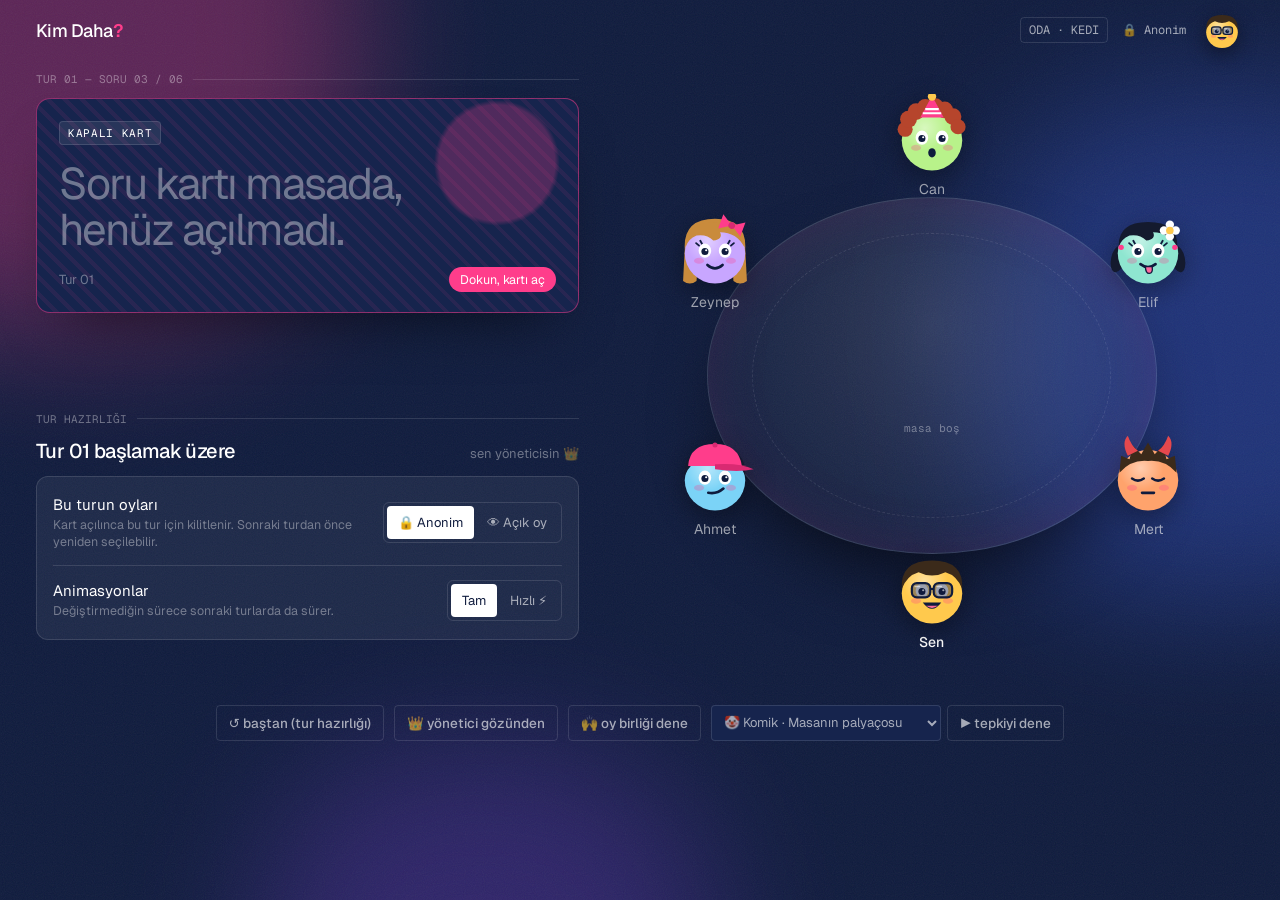
<file: tasarim/sahne.html>
<!doctype html>
<html lang="tr">
<head>
<meta charset="utf-8">
<meta name="viewport" content="width=device-width,initial-scale=1,viewport-fit=cover">
<title>Kim Daha? — Sahne Denemesi</title>
<link rel="preconnect" href="https://fonts.googleapis.com">
<link rel="preconnect" href="https://fonts.gstatic.com" crossorigin>
<link href="https://fonts.googleapis.com/css2?family=Geist:wght@300;400;500;600&family=Geist+Mono:wght@400;500&display=swap" rel="stylesheet">
<style>
:root{
  --navy:#0F1B3D; --navy2:#16244d; --navy3:#1d2d5c; --white:#FFFFFF; --pink:#FF3D8B;
  --pink-d:#d92a72; --ink-2:rgba(255,255,255,.62); --ink-3:rgba(255,255,255,.38);
  --glass:rgba(255,255,255,.06); --glass-b:rgba(255,255,255,.12);
  --mono:'Geist Mono',ui-monospace,monospace;
}
*{box-sizing:border-box;-webkit-tap-highlight-color:transparent}
html,body{margin:0;height:100%}
body{background:var(--navy);color:var(--white);font-family:'Geist',system-ui,sans-serif;font-weight:400;overflow-x:hidden;
  padding:env(safe-area-inset-top) 0 env(safe-area-inset-bottom)}
button{font:inherit;color:inherit;border:0;background:none;cursor:pointer}

/* Lightspark tarzı yüzen bulanık ışıklar */
.bg{position:fixed;inset:0;overflow:hidden;z-index:0;pointer-events:none}
.bg i{position:absolute;border-radius:40%;filter:blur(70px);opacity:.55;animation:drift 18s ease-in-out infinite alternate}
.bg .b1{width:46vmax;height:46vmax;background:#FF3D8B;left:-18vmax;top:-20vmax;opacity:.32}
.bg .b2{width:40vmax;height:40vmax;background:#3a5bd9;right:-16vmax;top:10vh;opacity:.38;animation-duration:22s}
.bg .b3{width:36vmax;height:36vmax;background:#7b3fd1;left:20vw;bottom:-24vmax;opacity:.3;animation-duration:26s}
@keyframes drift{to{transform:translate(6vmax,4vmax) rotate(25deg)}}
.grain{position:fixed;inset:0;z-index:0;pointer-events:none;opacity:.07;background-image:url("data:image/svg+xml,%3Csvg xmlns='http://www.w3.org/2000/svg' width='160' height='160'%3E%3Cfilter id='n'%3E%3CfeTurbulence type='fractalNoise' baseFrequency='.9' numOctaves='3'/%3E%3C/filter%3E%3Crect width='100%25' height='100%25' filter='url(%23n)'/%3E%3C/svg%3E")}

.wrap{position:relative;z-index:1;max-width:1240px;margin:0 auto;padding:0 16px 28px}
header{display:flex;align-items:center;justify-content:space-between;height:60px}
.logo{font-weight:500;font-size:18px;letter-spacing:-.03em}
.logo b{color:var(--pink);font-weight:600}
.meta{font-family:var(--mono);font-size:12px;color:var(--ink-2);display:flex;gap:14px;align-items:center}
.meta .pill{border:1px solid var(--glass-b);border-radius:4px;padding:4px 8px}
.icon{width:36px;height:36px;border-radius:6px;border:1px solid var(--glass-b);background:var(--glass)}

/* düzen: telefon tek sütun, geniş ekran iki sütun */
.stage{display:grid;gap:18px}
@media (min-width:900px){
  .stage{grid-template-columns:minmax(0,1fr) minmax(0,1.15fr);grid-template-areas:"q table" "hand table";align-items:start;gap:28px 40px;padding-top:12px}
  .qwrap{grid-area:q}.table-wrap{grid-area:table;position:sticky;top:20px}.hand{grid-area:hand}
}

/* numaralı ince çizgi (Lightspark 01/02 çizgileri) */
.rule{display:flex;align-items:center;gap:10px;font-family:var(--mono);font-size:11px;color:var(--ink-3);margin-bottom:12px}
.rule:after{content:"";flex:1;height:1px;background:var(--glass-b)}

/* soru kartı */
.qcard{position:relative;border-radius:14px;padding:22px 22px 20px;background:linear-gradient(160deg,rgba(255,255,255,.10),rgba(255,255,255,.03));border:1px solid var(--glass-b);
  backdrop-filter:blur(18px);-webkit-backdrop-filter:blur(18px);box-shadow:0 30px 60px -30px rgba(0,0,0,.6);transform-origin:50% 100%;animation:flipIn .9s cubic-bezier(.2,.9,.25,1.15) both}
@keyframes flipIn{0%{transform:perspective(900px) rotateX(-95deg) translateY(30px);opacity:0}60%{opacity:1}100%{transform:none}}
.cat{display:inline-flex;align-items:center;gap:6px;font-family:var(--mono);font-size:11px;letter-spacing:.06em;text-transform:uppercase;color:var(--white);background:rgba(255,61,139,.16);border:1px solid rgba(255,61,139,.45);border-radius:4px;padding:4px 8px}
.qtext{font-size:clamp(28px,6.4vw,44px);line-height:1.05;letter-spacing:-.045em;font-weight:400;margin:16px 0 14px}
.qtext em{font-style:normal;color:var(--pink)}
.qfoot{font-size:13px;color:var(--ink-3);display:flex;justify-content:space-between;align-items:center}

/* süre */
.timer{margin-top:14px;display:flex;align-items:center;gap:12px}
.timer .t{font-family:var(--mono);font-size:13px;min-width:44px;color:var(--ink-2);transition:color .2s}
.timer .line{flex:1;height:2px;background:var(--glass-b);border-radius:2px;overflow:hidden}
.timer .line i{display:block;height:100%;background:var(--white);transform-origin:left}
.timer.low .t{color:var(--pink)} .timer.low .line i{background:var(--pink)}
.timer.low .t{animation:beat 1s infinite}
@keyframes beat{0%,100%{transform:scale(1)}15%{transform:scale(1.25)}}

/* masa */
.table-wrap{padding:6px 0}
.table{position:relative;width:100%;aspect-ratio:1.25;max-height:62vh;margin:0 auto}
@media (min-width:600px) and (max-width:899px){.table{max-width:600px;max-height:none}.table .seat{width:100px;margin-left:-50px;margin-top:-50px}.table .seat .av{width:76px;height:76px}}
@media (min-width:900px){.table{aspect-ratio:1.05;max-height:none}}
.felt{position:absolute;left:14%;right:14%;top:20%;bottom:20%;border-radius:50%;
  background:radial-gradient(ellipse at 50% 35%,rgba(255,255,255,.12),rgba(255,255,255,.03) 70%);border:1px solid var(--glass-b);
  box-shadow:inset 0 0 60px rgba(255,61,139,.10),0 40px 80px -30px rgba(0,0,0,.7)}
.felt:after{content:"";position:absolute;inset:10%;border-radius:50%;border:1px dashed rgba(255,255,255,.10)}
.pile{position:absolute;left:50%;top:50%;width:0;height:0}
.pile .mini{position:absolute;width:38px;height:52px;margin:-26px 0 0 -19px;border-radius:6px;animation:land .35s ease-out both}
@keyframes land{from{transform:var(--r) scale(1.25);opacity:.5}to{transform:var(--r)}}
.pile-label{position:absolute;left:50%;top:50%;transform:translate(-50%,46px);font-family:var(--mono);font-size:11px;color:var(--ink-3);white-space:nowrap}

.seat{position:absolute;width:88px;margin-left:-44px;margin-top:-44px;text-align:center;transition:transform .3s}
.seat .av{width:64px;height:64px;margin:0 auto;display:block;filter:drop-shadow(0 8px 14px rgba(0,0,0,.35))}
.seat .nm{font-size:13px;margin-top:2px;color:var(--ink-2);white-space:nowrap}
.seat.me .nm{color:var(--white);font-weight:500}
.seat .ok{position:absolute;top:2px;right:14px;width:20px;height:20px;border-radius:50%;background:var(--pink);font-size:11px;line-height:20px;transform:scale(0);transition:transform .35s cubic-bezier(.3,1.8,.5,1)}
.seat.done .ok{transform:scale(1)}
.seat.think .av{animation:bob 1.6s ease-in-out infinite}
@keyframes bob{50%{transform:translateY(-3px) rotate(-3deg)}}
@media (min-width:900px){.seat{width:110px;margin-left:-55px;margin-top:-55px}.seat .av{width:84px;height:84px}.seat .nm{font-size:14px}}
.pupils{transition:transform .45s cubic-bezier(.3,1.4,.5,1)}

/* el: pembe isim kartları */
.hand-head{display:flex;justify-content:space-between;align-items:baseline;margin:2px 0 12px}
.hand-head h3{margin:0;font-size:20px;font-weight:500;letter-spacing:-.03em}
.hand-head small{color:var(--ink-3);font-size:13px}
.cards{display:grid;grid-template-columns:repeat(3,1fr);gap:10px;perspective:900px}
@media (min-width:560px){.cards{grid-template-columns:repeat(5,1fr)}}
@media (min-width:900px){.cards{grid-template-columns:repeat(3,1fr);gap:14px}}
@media (min-width:1150px){.cards{grid-template-columns:repeat(5,1fr)}}
.card{position:relative;aspect-ratio:3/4;border-radius:12px;background:var(--pink);
  background-image:radial-gradient(120% 80% at 50% 0%,rgba(255,255,255,.28),transparent 60%),linear-gradient(180deg,transparent 55%,rgba(0,0,0,.12));
  box-shadow:0 14px 26px -14px rgba(255,61,139,.9),inset 0 0 0 1px rgba(255,255,255,.22);
  display:flex;flex-direction:column;align-items:center;justify-content:flex-end;padding:10px 6px 12px;
  transition:transform .35s cubic-bezier(.2,1.4,.4,1),box-shadow .3s,opacity .3s;animation:deal .6s cubic-bezier(.2,1.2,.4,1) both}
.card:nth-child(1){animation-delay:.35s}.card:nth-child(2){animation-delay:.42s}.card:nth-child(3){animation-delay:.49s}.card:nth-child(4){animation-delay:.56s}.card:nth-child(5){animation-delay:.63s}
@keyframes deal{from{transform:translateY(60px) rotate(-12deg) scale(.8);opacity:0}}
.card .thumb{width:62%;aspect-ratio:1;border-radius:50%;background:rgba(255,255,255,.2);display:flex;align-items:center;justify-content:center;margin-bottom:auto;margin-top:8%}
.card .thumb svg{width:92%;height:92%}
.card .nm{font-weight:600;font-size:16px;letter-spacing:-.02em;color:var(--white);text-shadow:0 1px 0 rgba(0,0,0,.12)}
.card .tick{position:absolute;top:8px;right:8px;width:26px;height:26px;border-radius:50%;background:var(--white);color:var(--pink);display:flex;align-items:center;justify-content:center;transform:scale(0) rotate(-90deg);transition:transform .35s cubic-bezier(.3,1.8,.5,1)}
.card .tick svg{width:15px;height:15px}
.card.sel{transform:translateY(-10px) rotate(-2deg);box-shadow:0 24px 34px -14px rgba(255,61,139,1),inset 0 0 0 2px var(--white)}
.card.sel .tick{transform:scale(1)}
.cards.has-sel .card:not(.sel){opacity:.55;transform:scale(.96)}
.cards.locked{pointer-events:none}

.confirm{margin-top:16px;width:100%;height:54px;border-radius:6px;background:var(--white);color:var(--navy);font-weight:500;font-size:16px;letter-spacing:-.01em;display:flex;align-items:center;justify-content:center;gap:10px;
  transition:opacity .25s,transform .1s}
.confirm:active{transform:scale(.98)}
.confirm[disabled]{opacity:.25;pointer-events:none}
.confirm .arr{font-family:var(--mono)}
.status{margin-top:16px;height:54px;border-radius:6px;border:1px solid var(--glass-b);display:none;align-items:center;justify-content:center;gap:8px;color:var(--ink-2);font-size:15px}
.status.on{display:flex}

/* uçan kart */
.flyer{position:fixed;z-index:50;pointer-events:none;border-radius:12px;transform-style:preserve-3d;transition:transform .85s cubic-bezier(.5,0,.2,1)}
.flyer .f,.flyer .b{position:absolute;inset:0;border-radius:inherit;backface-visibility:hidden}
.flyer .b{transform:rotateY(180deg)}
.back{background:var(--navy2);border:1.5px solid var(--pink);background-image:radial-gradient(circle at 50% 50%,rgba(255,61,139,.35) 0 18%,transparent 19%),repeating-linear-gradient(45deg,rgba(255,61,139,.14) 0 4px,transparent 4px 10px)}

/* ---------- SONUÇ ---------- */
.hidden{display:none!important}
@media (min-width:900px){.stage .reveal{grid-area:hand}}
.vcard{position:absolute;left:0;top:0;transform-style:preserve-3d;transition:transform .75s cubic-bezier(.3,1.25,.5,1);will-change:transform}
.vcard .face{position:absolute;inset:0;border-radius:7px;backface-visibility:hidden;-webkit-backface-visibility:hidden}
.vcard .front,.flyer2{background:var(--pink);background-image:radial-gradient(120% 80% at 50% 0%,rgba(255,255,255,.3),transparent 60%);box-shadow:inset 0 0 0 1px rgba(255,255,255,.3);
  display:flex;flex-direction:column;align-items:center;justify-content:space-between;padding:12% 4% 10%}
.vcard .front{transform:rotateY(180deg)}
.vcard .front svg,.flyer2 svg{width:70%;height:auto}
.vcard .front b,.flyer2 b{font-size:calc(var(--w) * .2);font-weight:600;color:#fff;letter-spacing:-.02em;white-space:nowrap}
.vcard.shake .back{animation:wob .18s infinite}
@keyframes wob{0%,100%{transform:rotate(-4deg)}50%{transform:rotate(4deg) scale(1.05)}}
.vcard.up{z-index:5}
.vcard.up .front{box-shadow:0 30px 50px -10px rgba(255,61,139,.8),inset 0 0 0 1px rgba(255,255,255,.4)}
.flyer2{position:fixed;z-index:60;pointer-events:none;border-radius:7px;transition:transform .6s cubic-bezier(.5,0,.25,1),opacity .6s}

.tally{display:flex;flex-direction:column;gap:8px}
.trow{position:relative;display:grid;grid-template-columns:40px 1fr auto;align-items:center;gap:12px;padding:10px 14px 10px 10px;border-radius:10px;border:1px solid var(--glass-b);background:var(--glass);transition:background .5s,border-color .5s,transform .5s cubic-bezier(.3,1.5,.5,1)}
.trow .tav svg{width:40px;height:40px;display:block}
.trow .mid{min-width:0}
.trow .tnm{font-size:15px;font-weight:500;letter-spacing:-.02em}
.trow .stack{display:flex;height:22px;margin-top:4px}
.trow .stack i{width:15px;height:21px;border-radius:3px;background:var(--pink);box-shadow:0 0 0 1.5px var(--navy);margin-right:-4px;animation:pin .4s cubic-bezier(.3,1.8,.5,1) both}
@keyframes pin{from{transform:translateY(-14px) scale(1.6);opacity:0}}
.trow .tc{font-family:var(--mono);font-size:26px;font-weight:500;min-width:30px;text-align:right;color:var(--ink-3);transition:color .3s}
.trow .tc.has{color:var(--white)}
.trow .tc.bump{animation:bump .45s cubic-bezier(.3,1.8,.5,1)}
@keyframes bump{40%{transform:scale(1.7);color:var(--pink)}}
.trow.zero{opacity:.45}
.trow.win{background:rgba(255,61,139,.14);border-color:var(--pink);transform:scale(1.03)}
.trow.win .tc{color:var(--pink)}
.trow .voters{grid-column:2/4;display:flex;flex-wrap:wrap;gap:6px;align-items:center;font-size:12px;color:var(--ink-3)}
.trow .voters:empty{display:none}
.trow .voters span{display:inline-flex;align-items:center;gap:4px;background:rgba(255,255,255,.07);border-radius:99px;padding:2px 8px 2px 2px;color:var(--ink-2);animation:drop .5s cubic-bezier(.3,1.6,.5,1) both}
.trow .voters svg{width:22px;height:22px}
@keyframes drop{from{transform:translateY(-22px);opacity:0}}
.passline{font-size:13px;color:var(--ink-3);margin-top:10px;font-family:var(--mono)}
.verdict{font-size:clamp(26px,5.6vw,38px);letter-spacing:-.045em;line-height:1.05;margin:2px 0 14px;min-height:1.1em}
.verdict em{font-style:normal;color:var(--pink)}
.seat.winner .av{animation:hop .6s cubic-bezier(.3,1.6,.5,1) 3}
@keyframes hop{50%{transform:translateY(-14px) scale(1.12)}}

.react{position:fixed;inset:0;z-index:70;display:flex;flex-direction:column;align-items:center;justify-content:center;pointer-events:none;background:radial-gradient(circle at 50% 45%,rgba(15,27,61,.2),rgba(15,27,61,.85));animation:fade 3.2s ease forwards}
@keyframes fade{0%{opacity:0}8%{opacity:1}80%{opacity:1}100%{opacity:0}}
.react .big{font-size:min(42vw,220px);line-height:1;animation:honk 1.1s cubic-bezier(.3,1.7,.5,1) both}
@keyframes honk{0%{transform:scale(0) rotate(-40deg)}55%{transform:scale(1.1) rotate(8deg)}75%{transform:scale(.95) rotate(-4deg)}100%{transform:none}}
.react .cap{margin-top:10px;font-size:clamp(22px,5vw,34px);letter-spacing:-.04em;text-align:center;padding:0 20px;animation:in2 .6s .35s both}
.react .cap small{display:block;font-family:var(--mono);font-size:12px;letter-spacing:.08em;color:var(--pink);text-transform:uppercase;margin-bottom:6px}
@keyframes in2{from{transform:translateY(16px);opacity:0}}
.rain{position:fixed;top:-60px;z-index:65;pointer-events:none;font-size:30px;animation:fall linear forwards}
@keyframes fall{to{transform:translateY(115vh) rotate(540deg)}}

.demo{flex-wrap:wrap}
@media (min-width:900px){.stage .prep{grid-area:hand}}
.qclosed{background:var(--navy2);background-image:radial-gradient(circle at 85% 30%,rgba(255,61,139,.25) 0 12%,transparent 13%),repeating-linear-gradient(45deg,rgba(255,61,139,.08) 0 4px,transparent 4px 12px);border-color:rgba(255,61,139,.5);animation:none}
.prepbox{border:1px solid var(--glass-b);border-radius:12px;background:var(--glass);padding:4px 16px}
.prow{display:flex;justify-content:space-between;align-items:center;gap:14px;padding:14px 0;font-size:15px}
.prow small{display:block;color:var(--ink-3);font-size:12.5px;margin-top:3px;line-height:1.35;max-width:300px}
.seg2{display:inline-flex;border:1px solid var(--glass-b);border-radius:6px;padding:3px;gap:2px;flex:none}
.seg2 button{padding:8px 11px;border-radius:4px;font-size:13px;color:var(--ink-2);white-space:nowrap}
.seg2 button.on{background:var(--white);color:var(--navy)}
.seg2.ro{pointer-events:none;opacity:.7}
.dots i{display:inline-block;width:6px;height:6px;margin:0 2px;border-radius:50%;background:var(--ink-2);animation:bd 1s infinite}
.dots i:nth-child(2){animation-delay:.15s}.dots i:nth-child(3){animation-delay:.3s}
@keyframes bd{50%{transform:translateY(-5px);opacity:.4}}
.pill-lock{color:var(--pink)}
.qclosed.tap{cursor:pointer;animation:tapglow 1.4s ease-in-out infinite}
.qclosed.tap:active{transform:scale(.98)}
@keyframes tapglow{0%,100%{box-shadow:0 0 0 0 rgba(255,61,139,0),0 30px 60px -30px rgba(0,0,0,.6)}50%{box-shadow:0 0 0 5px rgba(255,61,139,.35),0 30px 60px -30px rgba(0,0,0,.6)}}
.taphint{background:var(--pink);color:#fff;border-radius:99px;padding:4px 11px;font-size:12.5px}
.taphint.ro{background:rgba(255,255,255,.1);color:var(--ink-2)}
.icon.on{background:var(--pink);border-color:var(--pink)}
.fast .card{animation-duration:.18s!important;animation-delay:0s!important}
.fast .qcard{animation-duration:.25s!important}
.fast .trow,.fast .reveal{animation-duration:.2s!important}
.table{--d:40px}
@media (min-width:900px){.table{--d:54px}}
.phand{position:absolute;left:50%;top:32px;width:46px;height:31px;margin:-15px 0 0 -23px;z-index:3;pointer-events:none;
  animation:point .55s cubic-bezier(.3,1.6,.5,1) both,jab .45s .55s ease-in-out infinite alternate}
.phand svg{width:100%;height:100%;filter:drop-shadow(0 4px 6px rgba(0,0,0,.4))}
@media (min-width:600px) and (max-width:899px){.phand{top:38px}}
@media (min-width:900px){.phand{top:42px;width:58px;height:39px;margin:-19px 0 0 -29px}}
@keyframes point{from{transform:rotate(var(--a)) translateX(6px) scale(.1)}to{transform:rotate(var(--a)) translateX(var(--d)) scaleY(var(--f))}}
@keyframes jab{from{transform:rotate(var(--a)) translateX(var(--d)) scaleY(var(--f))}to{transform:rotate(var(--a)) translateX(calc(var(--d) + 9px)) scaleY(var(--f))}}
.react.uni{animation-duration:4.2s}
.react.uni .big{font-size:min(50vw,260px)}
.tryrow{display:inline-flex;gap:6px}
.tryrow select{font-family:inherit;font-size:13px;color:var(--ink-2);background:var(--navy2);border:1px solid var(--glass-b);border-radius:4px;padding:7px 8px;max-width:230px}
.seat .badge{position:absolute;left:10px;top:-4px;font-size:20px;animation:pin .5s cubic-bezier(.3,1.8,.5,1) both}
.demo{margin-top:26px;display:flex;gap:10px;justify-content:center}
.demo button{font-family:inherit;font-size:13.5px;font-weight:500;color:var(--ink-2);border:1px solid var(--glass-b);border-radius:4px;padding:8px 12px}

@media (max-width:480px){.meta .pill{display:none}.logo{white-space:nowrap}.meta{gap:8px;font-size:11px}}
/* ---------- yatay telefon: iki sütun, masa ekran yüksekliğine sığar ---------- */
@media (orientation:landscape) and (max-height:520px){
  .wrap{padding:0 max(16px,env(safe-area-inset-right)) 16px max(16px,env(safe-area-inset-left))}
  header{height:46px}
  .stage{grid-template-columns:minmax(0,1fr) minmax(0,.95fr);grid-template-areas:"q table" "hand table";gap:8px 20px;align-items:start}
  .qwrap{grid-area:q}.table-wrap{grid-area:table;position:sticky;top:4px;padding:0}.stage .hand,.stage .reveal,.stage .prep{grid-area:hand}
  .rule{margin-bottom:6px}
  .qcard{padding:12px 14px}.qtext{font-size:22px;margin:8px 0 6px}.cat{font-size:10px;padding:3px 6px}.qfoot{font-size:12px}
  .timer{margin-top:8px}
  .table{aspect-ratio:auto;height:calc(100vh - 60px);max-height:none;max-width:none;--d:28px}
  .table .seat{width:72px;margin:-30px 0 0 -36px}.table .seat .av{width:44px;height:44px}.seat .nm{font-size:11px}
  .phand{top:22px;width:34px;height:23px;margin:-11px 0 0 -17px}
  .hand-head{margin:0 0 6px}.hand-head h3{font-size:16px}
  .cards{grid-template-columns:repeat(5,1fr);gap:6px}
  .card{aspect-ratio:3/3.5;padding:6px 4px 7px}.card .nm{font-size:12px}.card .thumb{width:58%;margin-top:4%}.card .tick{width:20px;height:20px;top:5px;right:5px}
  .confirm,.status{height:42px;margin-top:8px;font-size:14px}
  .prepbox{padding:0 12px}.prow{padding:8px 0;font-size:14px}.prow small{font-size:11.5px}
  .verdict{font-size:22px;margin-bottom:8px}
  .tally{gap:5px}.trow{padding:5px 10px 5px 8px;gap:8px}.trow .tav svg{width:30px;height:30px}.trow .tc{font-size:20px}
  .demo{margin-top:12px}
}
</style>
</head>
<body>
<div class="bg"><i class="b1"></i><i class="b2"></i><i class="b3"></i></div>
<div class="grain"></div>
<div class="wrap">
  <header>
    <div class="logo">Kim Daha<b>?</b></div>
    <div class="meta"><span class="pill">ODA · KEDI</span><span id="anonPill">🔒 Anonim</span><div id="meMenu"></div></div>
  </header>

  <main class="stage">
    <section class="qwrap">
      <div class="rule">TUR 01 — SORU 03 / 06</div>
      <div class="qcard qclosed" id="qclosed">
        <span class="cat" style="background:rgba(255,255,255,.08);border-color:var(--glass-b)">Kapalı kart</span>
        <div class="qtext" style="color:var(--ink-3)">Soru kartı masada,<br>henüz açılmadı.</div>
        <div class="qfoot"><span>Tur 01</span><span class="taphint" id="tapHint">Dokun, kartı aç</span></div>
      </div>
      <div class="qcard hidden" id="qcard">
        <span class="cat">🤡 Komik</span>
        <div class="qtext">Zombi kıyametinde <em>ilk ölecek</em> kim?</div>
        <div class="qfoot"><span>Hazır paket</span><span id="votedCount">0 / 5 oy</span></div>
      </div>
      <div class="timer" id="timer"><span class="t" id="tt">00:20</span><div class="line"><i id="tl"></i></div></div>
    </section>

    <section class="table-wrap">
      <div class="table" id="table">
        <div class="felt"></div>
        <div class="pile" id="pile"></div>
        <div class="pile-label" id="pileLabel">masa boş</div>
      </div>
    </section>

    <section class="hand prep" id="prep">
      <div class="rule">TUR HAZIRLIĞI</div>
      <div class="hand-head"><h3>Tur 01 başlamak üzere</h3><small id="prepWho">sen yöneticisin 👑</small></div>
      <div class="prepbox">
        <div class="prow"><div>Bu turun oyları<small>Kart açılınca bu tur için kilitlenir. Sonraki turdan önce yeniden seçilebilir.</small></div>
          <div class="seg2" id="anonSeg"><button data-v="1" class="on">🔒 Anonim</button><button data-v="0">👁 Açık oy</button></div></div>
        <div class="prow" style="border-top:1px solid var(--glass-b)"><div>Animasyonlar<small>Değiştirmediğin sürece sonraki turlarda da sürer.</small></div>
          <div class="seg2" id="animSeg"><button data-v="tam">Tam</button><button data-v="hizli">Hızlı ⚡</button></div></div>
      </div>
      <div class="status" id="prepWait"><span class="dots"><i></i><i></i><i></i></span> Yönetici kartı açınca tur başlayacak</div>
    </section>

    <section class="hand hidden" id="handSec">
      <div class="rule">ELİN</div>
      <div class="hand-head"><h3>Kimi seçiyorsun?</h3><small>Kendine oy yok</small></div>
      <div class="cards" id="cards"></div>
      <button class="confirm" id="confirm" disabled>Kartı masaya koy <span class="arr">→</span></button>
      <div class="status" id="status"></div>
    </section>

    <section class="hand reveal hidden" id="reveal">
      <div class="rule">SONUÇ</div>
      <div class="verdict" id="verdict">Kartlar açılıyor…</div>
      <div class="tally" id="tally"></div>
      <div class="passline" id="passline"></div>
    </section>
  </main>
  <div class="demo">
    <button id="replay">↺ baştan (tur hazırlığı)</button>
    <button id="roleBtn">👑 yönetici gözünden</button>
    <button id="uniBtn">🙌 oy birliği dene</button>    <span class="tryrow"><select id="reactSel" aria-label="Tepki"></select><button id="reactTry">▶ tepkiyi dene</button></span>
  </div>
</div>

<script src="ortak.js"></script>
<script>
/* ---------------- sahte oyuncular ---------------- */
const players = [
  { id:'me', n:'Ege',    skin:SKINS[0], mouth:'grin',  acc:'shades', hair:'short', hairColor:HAIR_COLORS[0] },
  { id:'p1', n:'Ahmet',  skin:SKINS[1], mouth:'smirk', acc:'cap', hair:'short', hairColor:HAIR_COLORS[1] },
  { id:'p2', n:'Zeynep', skin:SKINS[4], mouth:'smile', acc:'bow', eyes:'lashes', hair:'long', hairColor:HAIR_COLORS[2] },
  { id:'p3', n:'Can',    skin:SKINS[2], mouth:'o',     acc:'party', hair:'curly', hairColor:HAIR_COLORS[3] },
  { id:'p4', n:'Elif',   skin:SKINS[5], mouth:'tongue', acc:'flower', eyes:'lashes', hair:'pigtails', hairColor:HAIR_COLORS[1] },
  { id:'p5', n:'Mert',   skin:SKINS[3], mouth:'flat',  acc:'horns', eyes:'sleepy', hair:'spiky', hairColor:HAIR_COLORS[0] },
];
const ME = 'me';

/* ---------------- masa ---------------- */
const seatPos = {};
function layoutSeats() {
  const n = players.length, others = players.filter(p => p.id !== ME);
  const order = [players.find(p => p.id === ME), ...others];
  order.forEach((p, i) => {
    const a = Math.PI / 2 + (i / n) * Math.PI * 2;      // ben en altta
    seatPos[p.id] = { x: 50 + Math.cos(a) * 40, y: 50 + Math.sin(a) * 38 };
  });
}
function renderTable() {
  layoutSeats();
  $('#table').querySelectorAll('.seat').forEach(s => s.remove());
  players.forEach(p => {
    const s = document.createElement('div');
    s.className = 'seat think' + (p.id === ME ? ' me' : '');
    s.dataset.id = p.id;
    s.style.left = seatPos[p.id].x + '%'; s.style.top = seatPos[p.id].y + '%';
    s.innerHTML = avatar(p, { cls: 'av' }) + `<div class="nm">${p.id === ME ? 'Sen' : p.n}</div><div class="ok">✓</div>`;
    s.querySelector('svg').style.animationDelay = (Math.random() * 1.2) + 's';
    $('#table').appendChild(s);
  });
}
function lookAt(fromId, toId) {
  const el = document.querySelector(`.seat[data-id="${fromId}"] .pupils`); if (!el) return;
  if (!toId) { el.style.transform = 'translate(0,0)'; return; }
  const a = seatPos[fromId], b = seatPos[toId];
  const dx = b.x - a.x, dy = (b.y - a.y) * .8, L = Math.hypot(dx, dy) || 1;
  el.style.transform = `translate(${(dx / L * 3.6).toFixed(2)}px,${(dy / L * 3.2).toFixed(2)}px)`;
}

/* ---------------- el ---------------- */
let selected = null, locked = false;
const CHECK = '<svg viewBox="0 0 16 16"><path d="M3 8.5l3.2 3L13 4.5" fill="none" stroke="currentColor" stroke-width="2.4" stroke-linecap="round" stroke-linejoin="round"/></svg>';
function renderHand() {
  const box = $('#cards');
  box.className = 'cards';
  box.innerHTML = players.filter(p => p.id !== ME).map(p => `
    <button class="card" data-id="${p.id}" aria-label="${p.n}">
      <span class="tick">${CHECK}</span>
      <span class="thumb">${avatar(p)}</span>
      <span class="nm">${p.n}</span>
    </button>`).join('');
  box.onclick = e => {
    const c = e.target.closest('.card'); if (!c || locked) return;
    if (selected === c.dataset.id) { selected = null; sfx.unpick(); }
    else { selected = c.dataset.id; sfx.pick(); try { navigator.vibrate && navigator.vibrate(12); } catch {} }
    box.querySelectorAll('.card').forEach(x => x.classList.toggle('sel', x.dataset.id === selected));
    box.classList.toggle('has-sel', !!selected);
    $('#confirm').disabled = !selected;
    lookAt(ME, selected);                       // gözlerin seçtiğine döner
  };
  players.filter(p => p.id !== ME).forEach((p, i) => sfx.deal(i));
}

let pileCount = 0;
function addToPile() {
  const m = document.createElement('div');
  m.className = 'mini back';
  const r = `rotate(${(Math.random() * 40 - 20).toFixed(1)}deg) translate(${(Math.random() * 16 - 8).toFixed(1)}px,${(Math.random() * 10 - 5).toFixed(1)}px)`;
  m.style.setProperty('--r', r); m.style.transform = r;
  $('#pile').appendChild(m); pileCount++;
  $('#pileLabel').textContent = pileCount + ' kart masada';
  $('#votedCount').textContent = pileCount + ' / ' + (players.length - 1 + 1) + ' oy';
}

let myConfirmed = null;
function confirmVote() {
  if (!selected || locked) return;
  locked = true; myConfirmed = selected;
  const card = document.querySelector(`.card[data-id="${selected}"]`);
  const from = card.getBoundingClientRect(), pile = $('#pile').getBoundingClientRect();
  const f = document.createElement('div');
  f.className = 'flyer';
  Object.assign(f.style, { left: from.left + 'px', top: from.top + 'px', width: from.width + 'px', height: from.height + 'px' });
  f.innerHTML = `<div class="f" style="background:var(--pink)">${card.innerHTML}</div><div class="b back"></div>`;
  f.querySelector('.f').style.cssText += ';display:flex;flex-direction:column;align-items:center;justify-content:flex-end;padding:10px 6px 12px';
  document.body.appendChild(f);
  card.style.visibility = 'hidden';
  $('#cards').classList.add('locked');
  sfx.put();
  if (fast) { f.remove(); addToPile(); const ms = document.querySelector('.seat[data-id="me"]'); ms.classList.add('done'); ms.classList.remove('think'); $('#confirm').style.display = 'none'; const st0 = $('#status'); st0.classList.add('on'); st0.innerHTML = 'Kartın masada <span style="color:var(--pink)">✓</span> Diğerleri bekleniyor…'; return; }
  const dx = pile.left - (from.left + from.width / 2), dy = pile.top - (from.top + from.height / 2);
  const s = 38 / from.width;
  requestAnimationFrame(() => requestAnimationFrame(() => {
    f.style.transform = `translate(${dx}px,${dy}px) rotateY(180deg) rotate(${(Math.random() * 30 - 15).toFixed(1)}deg) scale(${s})`;
  }));
  setTimeout(() => {
    f.remove(); addToPile(); sfx.land();
    document.querySelector('.seat[data-id="me"]').classList.add('done');
    document.querySelector('.seat[data-id="me"]').classList.remove('think');
  }, 870);
  $('#confirm').style.display = 'none';
  const st = $('#status'); st.classList.add('on'); st.innerHTML = 'Kartın masada <span style="color:var(--pink)">✓</span> Diğerleri bekleniyor…';
}
$('#confirm').onclick = confirmVote;

/* ---------------- süre ---------------- */
const DUR = 20000; let t0 = 0, raf = 0, lastSec = null, ended = false;
function tick() {
  const left = Math.max(0, DUR - (performance.now() - t0)), sec = Math.ceil(left / 1000);
  $('#tl').style.transform = `scaleX(${left / DUR})`;
  $('#tt').textContent = '00:' + String(sec).padStart(2, '0');
  $('#timer').classList.toggle('low', sec <= 5);
  if (sec !== lastSec) { lastSec = sec; if (sec <= 5 && sec > 0) { sfx.tick(sec <= 2); } }
  if (left <= 0 && !ended) { ended = true; timeUp(); return; }
  raf = requestAnimationFrame(tick);
}
function timeUp() {
  if (!locked) {
    locked = true; $('#cards').classList.add('locked'); $('#cards').style.opacity = .35;
    $('#confirm').style.display = 'none'; sfx.pass();
    const st = $('#status'); st.classList.add('on'); st.textContent = 'Süre doldu, bu turu pas geçtin';
  }
  rv.push(setTimeout(() => startReveal({ anon: roundAnon, my: myConfirmed }), 1800));
}

/* ---------------- diğer oyuncuları canlandır ---------------- */
let sims = [];
function simulate() {
  sims.forEach(clearTimeout); sims = [];
  const others = players.filter(p => p.id !== ME);
  // gözler geziniyor
  const wander = () => {
    others.forEach(p => {
      if (Math.random() < .5) { const t = players.filter(x => x.id !== p.id); lookAt(p.id, Math.random() < .2 ? null : t[Math.floor(Math.random() * t.length)].id); }
    });
    sims.push(setTimeout(wander, 1200 + Math.random() * 1400));
  };
  wander();
  // oylar teker teker gelir (biri hiç vermez = pas)
  others.slice(0, 4).forEach((p, i) => sims.push(setTimeout(() => {
    const s = document.querySelector(`.seat[data-id="${p.id}"]`); s.classList.add('done'); s.classList.remove('think');
    addToPile(); sfx.land();
  }, 4000 + i * 2600 + Math.random() * 1200)));
}

/* ================= SONUÇ: kartlar tek tek açılır ================= */
let rv = [];   // sonuç zamanlayıcıları
const later = (ms, fn) => rv.push(setTimeout(fn, ms));
const P = id => players.find(p => p.id === id);
let sceneCat = 'komik';   // bu sorunun kategorisi
// sahte oylar: [kim, kime]
const FAKE = [['p1', 'p2'], ['p3', 'p2'], ['p4', 'p3'], ['p2', 'p1']];


function shuffle(a) { for (let i = a.length - 1; i > 0; i--) { const j = Math.floor(Math.random() * (i + 1)); [a[i], a[j]] = [a[j], a[i]]; } return a; }

function startReveal({ anon, my, fake }) {
  rv.forEach(clearTimeout); rv = []; sims.forEach(clearTimeout); sims = []; cancelAnimationFrame(raf); ended = true;
  players.forEach(p => { delete p.clown; delete p.badge; });
  setPill(anon, true);
  const votes = (fake || FAKE).slice(); if (my) votes.push(['me', my]);
  const voters = new Set(votes.map(v => v[0]));
  const passers = players.filter(p => !voters.has(p.id));
  const counts = {}; votes.forEach(([, to]) => counts[to] = (counts[to] || 0) + 1);
  const max = Math.max(...Object.values(counts));
  const win = Object.keys(counts).filter(id => counts[id] === max);

  // masa: herkes yerinde, oy verenler ✓
  renderTable();
  players.forEach(p => { const s = document.querySelector(`.seat[data-id="${p.id}"]`); s.classList.remove('think'); s.classList.toggle('done', voters.has(p.id)); });
  $('#pile').innerHTML = ''; $('#pileLabel').textContent = '';
  $('#votedCount').textContent = votes.length + ' oy · ' + passers.length + ' pas';
  $('#timer').style.visibility = 'hidden';

  // el gider, sonuç paneli gelir
  $('#handSec').classList.add('hidden'); $('#prep').classList.add('hidden'); $('#qclosed').classList.add('hidden'); $('#qcard').classList.remove('hidden');
  const R = $('#reveal'); R.classList.remove('hidden'); R.style.animation = 'none'; R.offsetHeight; R.style.animation = 'flipIn .7s both';
  $('#verdict').innerHTML = 'Kartlar açılıyor<span class="dotz">…</span>';
  $('#passline').textContent = '';
  const order = players.map(p => p.id);
  $('#tally').innerHTML = order.map(id => `
    <div class="trow" data-id="${id}">
      <span class="tav">${avatar(P(id))}</span>
      <div class="mid"><div class="tnm">${id === 'me' ? 'Sen' : P(id).n}</div><div class="stack"></div></div>
      <span class="tc">0</span>
      <div class="voters"></div>
    </div>`).join('');

  // hızlı mod: kart açma gösterisi yok, sayılar hemen dolar
  if (fast) {
    votes.forEach(([, to], i) => later(120 + i * 90, () => {
      const row = document.querySelector(`.trow[data-id="${to}"]`); row.querySelector('.stack').insertAdjacentHTML('beforeend', '<i></i>');
      const tc = row.querySelector('.tc'); tc.textContent = +tc.textContent + 1; tc.classList.add('has'); sfx.count();
    }));
    later(120 + votes.length * 90 + 250, () => finish({ counts, win, votes, passers, anon }));
    return;
  }
  // kapalı kartlar masaya yelpaze gibi açılır
  const tw = $('#table').clientWidth, w = Math.max(40, Math.min(70, tw * .115)), h = w * 1.38;
  const seq = shuffle(votes.slice());
  // son kart kazananın olsun ki gerilim sonda patlasın
  const li = seq.findIndex(v => v[1] === win[0]); if (li > -1) seq.push(seq.splice(li, 1)[0]);
  const gap = Math.min(w * .8, (tw * .5) / seq.length);
  const els = seq.map((v, i) => {
    const el = document.createElement('div'); el.className = 'vcard';
    el.style.cssText = `width:${w}px;height:${h}px;margin:${-h / 2}px 0 0 ${-w / 2}px;--w:${w}px;transform:scale(.2);opacity:0`;
    el.innerHTML = `<div class="face back"></div><div class="face front">${avatar(P(v[1]))}<b>${v[1] === 'me' ? 'Sen' : P(v[1]).n}</b></div>`;
    $('#pile').appendChild(el);
    const x = (i - (seq.length - 1) / 2) * gap, r = (i - (seq.length - 1) / 2) * 5;
    el._rest = `translate(${x}px,${Math.abs(r) * .8}px) rotate(${r}deg)`;
    later(150 + i * 110, () => { el.style.opacity = 1; el.style.transform = el._rest; sfx.deal(0); });
    return el;
  });
  players.forEach(p => lookAt(p.id, null));

  // tek tek aç
  let t = 1600;
  seq.forEach((v, i) => {
    const el = els[i], last = i === seq.length - 1;
    if (last && seq.length > 1) {
      later(t, () => { el.classList.add('shake'); $('#verdict').innerHTML = 'Son kart…'; sfx.drum(1.9); try { navigator.vibrate && navigator.vibrate([20, 40, 20, 40, 20, 40, 20]); } catch {} });
      t += 2000;
    }
    later(t, () => {
      el.classList.remove('shake'); el.classList.add('up');
      el.style.transform = `translate(0px,${-h * .15}px) rotateY(180deg) scale(${last ? 2.6 : 2.2})`;
      sfx.flipCard(); later(260, sfx.hit);
      players.forEach(p => p.id !== v[1] && lookAt(p.id, v[1]));      // herkes ona bakar
    });
    t += last ? 1500 : 1150;
    later(t, () => flyToTally(el, v[1], w, h));
    t += last ? 500 : 650;
  });
  later(t + 300, () => finish({ counts, win, votes, passers, anon }));
}

function flyToTally(el, to, w, h) {
  const row = document.querySelector(`.trow[data-id="${to}"]`), stack = row.querySelector('.stack');
  const a = el.querySelector('.front').getBoundingClientRect(), b = stack.getBoundingClientRect();
  const f = document.createElement('div'); f.className = 'flyer2';
  f.style.cssText = `left:${a.left}px;top:${a.top}px;width:${a.width}px;height:${a.height}px;--w:${a.width}px`;
  f.innerHTML = el.querySelector('.front').innerHTML;
  document.body.appendChild(f); el.remove();
  const tx = b.left + stack.children.length * 11 - a.left, ty = b.top - a.top;
  requestAnimationFrame(() => requestAnimationFrame(() => { f.style.transform = `translate(${tx}px,${ty}px) scale(${15 / a.width})`; f.style.opacity = .4; }));
  setTimeout(() => {
    f.remove(); stack.insertAdjacentHTML('beforeend', '<i></i>');
    const tc = row.querySelector('.tc'); tc.textContent = +tc.textContent + 1; tc.classList.add('has');
    tc.classList.remove('bump'); tc.offsetWidth; tc.classList.add('bump'); sfx.count();
  }, 620);
}

function finish({ counts, win, votes, passers, anon }) {
  const total = votes.length, max = counts[win[0]], pct = Math.round(max / total * 100);
  // satırları oya göre sırala
  const rows = [...$('#tally').children];
  rows.forEach(r => { if (!counts[r.dataset.id]) r.classList.add('zero'); });
  rows.sort((a, b) => (counts[b.dataset.id] || 0) - (counts[a.dataset.id] || 0)).forEach(r => $('#tally').appendChild(r));
  const names = win.map(id => id === 'me' ? 'Sen' : P(id).n).join(' & ');
  $('#verdict').innerHTML = win.length > 1 ? `Berabere: <em>${names}</em>` : `<em>${names}</em>, ${max} oyla <span style="color:var(--ink-3)">%${pct}</span>`;
  win.forEach(id => { document.querySelector(`.trow[data-id="${id}"]`).classList.add('win'); document.querySelector(`.seat[data-id="${id}"]`).classList.add('winner'); });
  players.forEach(p => !win.includes(p.id) && lookAt(p.id, win[0]));
  sfx.fanfare(); try { navigator.vibrate && navigator.vibrate([60, 40, 120]); } catch {}
  $('#passline').textContent = passers.length ? (anon ? `${passers.length} kişi pas geçti` : `Pas geçen: ${passers.map(p => p.id === 'me' ? 'Sen' : p.n).join(', ')}`) : '';

  let t = fast ? 300 : 900;
  // oy birliği: hedef dışında herkes aynı kişiyi seçtiyse
  const target = win[0], others = votes.filter(v => v[0] !== target);
  const unanimous = win.length === 1 && others.length >= 2 && others.every(v => v[1] === target);
  if (unanimous) { later(t, () => unanimousShow(target, others.map(v => v[0]), sceneCat)); t += fast ? 2200 : 4400; }
  // %60 ve üstü + kategori tepkisi
  else if (win.length === 1 && pct >= 60) {
    later(t, () => reaction(win[0], pct, sceneCat, 1)); t += fast ? 1700 : 3300;
  }
  // açık oyda: kim kime verdi, pıt pıt düşer
  if (!anon) {
    later(t, () => $('#verdict').insertAdjacentHTML('beforeend', '<div style="font-size:14px;letter-spacing:0;color:var(--ink-3);margin-top:8px;font-family:var(--mono)">KİM KİME VERDİ ↓</div>'));
    t += 500;
    rows.forEach(r => votes.filter(v => v[1] === r.dataset.id).forEach(([from]) => {
      later(t, () => {
        r.querySelector('.voters').insertAdjacentHTML('beforeend', `<span>${avatar(P(from))}${from === 'me' ? 'Sen' : P(from).n}</span>`);
        sfx.drop(r.querySelector('.voters').children.length);
      });
      t += fast ? 110 : 380;
    }));
  }
}

function reaction(id, pct, cat, round) {
  const C = CATEGORIES[cat], p = P(id);
  if (cat === 'komik') p.clown = true; else p.badge = C.e;      // palyaço burnu + peruk ya da kategori rozeti
  const seat = document.querySelector(`.seat[data-id="${id}"]`);
  if (seat) { seat.querySelector('svg').outerHTML = avatar(p, { cls: 'av' }); seat.querySelector('.badge')?.remove(); if (p.badge) seat.insertAdjacentHTML('beforeend', `<span class="badge">${p.badge}</span>`); }
  const tav = document.querySelector(`.trow[data-id="${id}"] .tav`); if (tav) tav.innerHTML = avatar(p);
  const r = document.createElement('div'); r.className = 'react';
  r.innerHTML = `<div class="big">${C.e}</div><div class="cap"><small>%${pct} · ${C.ad}</small>${C.tepki}: ${id === 'me' ? 'Sen' : p.n}</div>`;
  if (fast) r.style.animationDuration = '1.6s';
  document.body.appendChild(r); setTimeout(() => r.remove(), fast ? 1600 : 3300);
  reactionMusic(cat, round); vib([80, 50, 80]);
  for (let i = 0; i < 14; i++) {
    const e = document.createElement('span'); e.className = 'rain'; e.textContent = C.e;
    e.style.left = Math.random() * 100 + 'vw'; e.style.fontSize = (18 + Math.random() * 22) + 'px';
    e.style.animationDuration = (2.4 + Math.random() * 2) + 's'; e.style.animationDelay = (Math.random() * .8) + 's';
    document.body.appendChild(e); setTimeout(() => e.remove(), 5200);
  }
}

/* oy birliği: bütün eller aynı kişiyi gösterir, kategori emojisi her yere yağar */
function handSvg(skin) {
  // sağı gösteren karikatür el: işaret parmağı uzun, başparmak üstte, diğer parmaklar kıvrık
  return `<svg viewBox="0 0 60 40"><g fill="${skin}" stroke="#0F1B3D" stroke-width="2.2" stroke-linejoin="round">
    <rect x="1" y="11" width="9" height="20" rx="3" fill="#fff"/>
    <rect x="8" y="8" width="26" height="26" rx="11"/>
    <rect x="26" y="9" width="32" height="10" rx="5"/>
    <rect x="15" y="2" width="15" height="10" rx="5" transform="rotate(-12 22 7)"/></g>
    <path d="M21 21.5 h10 M21 27.5 h10" stroke="#0F1B3D" stroke-width="1.8" stroke-linecap="round" opacity=".5"/></svg>`;
}
function pointHand(fromId, toId) {
  const seat = document.querySelector(`.seat[data-id="${fromId}"]`); if (!seat) return;
  const tb = $('#table'), a = seatPos[fromId], b = seatPos[toId];
  const dx = (b.x - a.x) * tb.clientWidth / 100, dy = (b.y - a.y) * tb.clientHeight / 100;
  const h = document.createElement('div'); h.className = 'phand';
  h.style.setProperty('--a', (Math.atan2(dy, dx) * 180 / Math.PI).toFixed(1) + 'deg');
  h.style.setProperty('--f', dx < 0 ? -1 : 1);
  h.innerHTML = handSvg(P(fromId).skin); seat.appendChild(h);
}
function unanimousShow(target, voterIds, cat) {
  const C = CATEGORIES[cat], p = P(target);
  voterIds.forEach((id, i) => later(fast ? 0 : i * 140, () => { pointHand(id, target); lookAt(id, target); if (!fast) sfx.soft(); }));
  if (cat === 'komik') p.clown = true; else p.badge = C.e;
  const seat = document.querySelector(`.seat[data-id="${target}"]`);
  if (seat) { seat.querySelector('svg.av').outerHTML = avatar(p, { cls: 'av' }); if (p.badge) seat.insertAdjacentHTML('beforeend', `<span class="badge">${p.badge}</span>`); }
  const tav = document.querySelector(`.trow[data-id="${target}"] .tav`); if (tav) tav.innerHTML = avatar(p);
  $('#verdict').innerHTML = `Oy birliği: <em>${target === 'me' ? 'Sen' : p.n}</em>`;
  later(fast ? 200 : voterIds.length * 140 + 500, () => {
    const r = document.createElement('div'); r.className = 'react uni';
    r.innerHTML = `<div class="big">${C.e}</div><div class="cap"><small>Oy birliği · ${C.ad}</small>Herkes aynı kişiyi gösterdi: ${target === 'me' ? 'Sen' : p.n}</div>`;
    if (fast) r.style.animationDuration = '2s';
    document.body.appendChild(r); setTimeout(() => r.remove(), fast ? 2000 : 4200);
    reactionMusic(cat, null); vib([120, 60, 120, 60, 200]);
    const n = fast ? 40 : 80;
    for (let i = 0; i < n; i++) {
      const e = document.createElement('span'); e.className = 'rain'; e.textContent = C.e;
      e.style.left = Math.random() * 100 + 'vw'; e.style.fontSize = (16 + Math.random() * 40) + 'px';
      e.style.animationDuration = (2.2 + Math.random() * 3) + 's'; e.style.animationDelay = (Math.random() * (fast ? .6 : 2.2)) + 's';
      document.body.appendChild(e); setTimeout(() => e.remove(), 8000);
    }
  });
}

/* demo: tüm kategori tepkilerini tek tek dene */
(function () {
  const sel = document.getElementById('reactSel');
  sel.innerHTML = Object.entries(CATEGORIES).map(([k, c]) => `<option value="${k}">${c.e} ${c.ad} · ${c.tepki}</option>`).join('');
  document.getElementById('reactTry').onclick = () => { players.forEach(p => { delete p.clown; delete p.badge; }); reaction('p2', 72, sel.value, null); };
})();

/* ---------------- tur hazırlığı → tur ---------------- */
let isHost = true, pendingAnon = true, roundAnon = true;
function setPill(anon, lockedNow) {
  $('#anonPill').innerHTML = (anon ? '🔒 Anonim' : '👁 Açık oy') + (lockedNow ? ' <span class="pill-lock">· kilitli</span>' : '');
}
function drawPrep() {
  $$('#anonSeg button').forEach(b => b.classList.toggle('on', (b.dataset.v === '1') === pendingAnon));
  $('#anonSeg').classList.toggle('ro', !isHost);
  $$('#animSeg button').forEach(b => b.classList.toggle('on', (b.dataset.v === 'hizli') === fast));
  $('#animSeg').classList.toggle('ro', !isHost);
  $('#qclosed').classList.toggle('tap', isHost);
  $('#tapHint').classList.toggle('ro', !isHost);
  $('#tapHint').textContent = isHost ? 'Dokun, kartı aç' : 'Yönetici açacak';
  $('#prepWait').classList.toggle('on', !isHost);
  $('#prepWho').textContent = isHost ? 'sen yöneticisin 👑' : 'yönetici: Ahmet 👑';
  setPill(pendingAnon, false);
}
$('#anonSeg').onclick = e => { const b = e.target.closest('button'); if (!b || !isHost) return; pendingAnon = b.dataset.v === '1'; sfx.pick(); drawPrep(); };
$('#qclosed').onclick = () => { if (isHost && !$('#prep').classList.contains('hidden')) startRound(); };
$('#roleBtn').onclick = () => { isHost = !isHost; $('#roleBtn').textContent = isHost ? '👑 yönetici gözünden' : '🙋 oyuncu gözünden'; start(); };

function start() {
  rv.forEach(clearTimeout); rv = []; sims.forEach(clearTimeout); sims = []; players.forEach(p => { delete p.clown; delete p.badge; }); myConfirmed = null;
  cancelAnimationFrame(raf); selected = null; locked = false; ended = false; lastSec = null; pileCount = 0;
  $('#prep').classList.remove('hidden'); $('#handSec').classList.add('hidden'); $('#reveal').classList.add('hidden');
  $('#qclosed').classList.remove('hidden'); $('#qcard').classList.add('hidden');
  $('#timer').style.visibility = 'hidden';
  $('#pile').innerHTML = ''; $('#pileLabel').textContent = 'masa boş'; $('#votedCount').textContent = '0 / 6 oy';
  $('#cards').innerHTML = '';
  renderTable(); players.forEach(p => lookAt(p.id, null));
  drawPrep();
  if (!isHost) rv.push(setTimeout(startRound, 4000));   // oyuncu gözünden: yönetici 4 sn sonra başlatır
}
function startRound() {
  rv.forEach(clearTimeout); rv = [];
  roundAnon = pendingAnon; setPill(roundAnon, true);         // artık bu tur için kilitli
  $('#prep').classList.add('hidden'); $('#handSec').classList.remove('hidden');
  $('#qclosed').classList.add('hidden');
  const q = $('#qcard'); q.classList.remove('hidden'); q.style.animation = 'none'; q.offsetHeight; q.style.animation = '';
  $('#confirm').style.display = ''; $('#confirm').disabled = true; $('#status').className = 'status'; $('#cards').style.opacity = '';
  $('#timer').style.visibility = ''; ended = false; lastSec = null;
  renderHand(); simulate(); sfx.flip(); try { navigator.vibrate && navigator.vibrate(30); } catch {}
  t0 = performance.now(); tick();
}
$('#replay').onclick = start;
$('#uniBtn').onclick = () => { window.scrollTo({ top: 0, behavior: 'smooth' }); startReveal({ anon: true, my: 'p2', fake: [['p1', 'p2'], ['p3', 'p2'], ['p4', 'p2'], ['p2', 'p1']] }); };
const meMenu = mountMeMenu($('#meMenu'), { getChar: () => P('me'), getName: () => P('me').n, onEdit: () => { location.href = 'giris.html#lobi'; } });
// animasyon: yönetici her tur başında değiştirebilir, değiştirmezse aynen sürer
$('#animSeg').onclick = e => { const b = e.target.closest('button'); if (!b || !isHost) return; setFast(b.dataset.v === 'hizli'); meMenu.refresh(); sfx.pick(); drawPrep(); };
document.body.classList.toggle('fast', fast);
preload(SOUNDS);
start();
// desteden üstteki karta dokunulup gelindiyse tur kendiliğinden başlar
const qs = new URLSearchParams(location.search);
if (qs.get('basla') === '1') { pendingAnon = qs.get('anon') !== '0'; drawPrep(); startRound(); history.replaceState(null, '', location.pathname); }
</script>
</body>
</html>
</file>
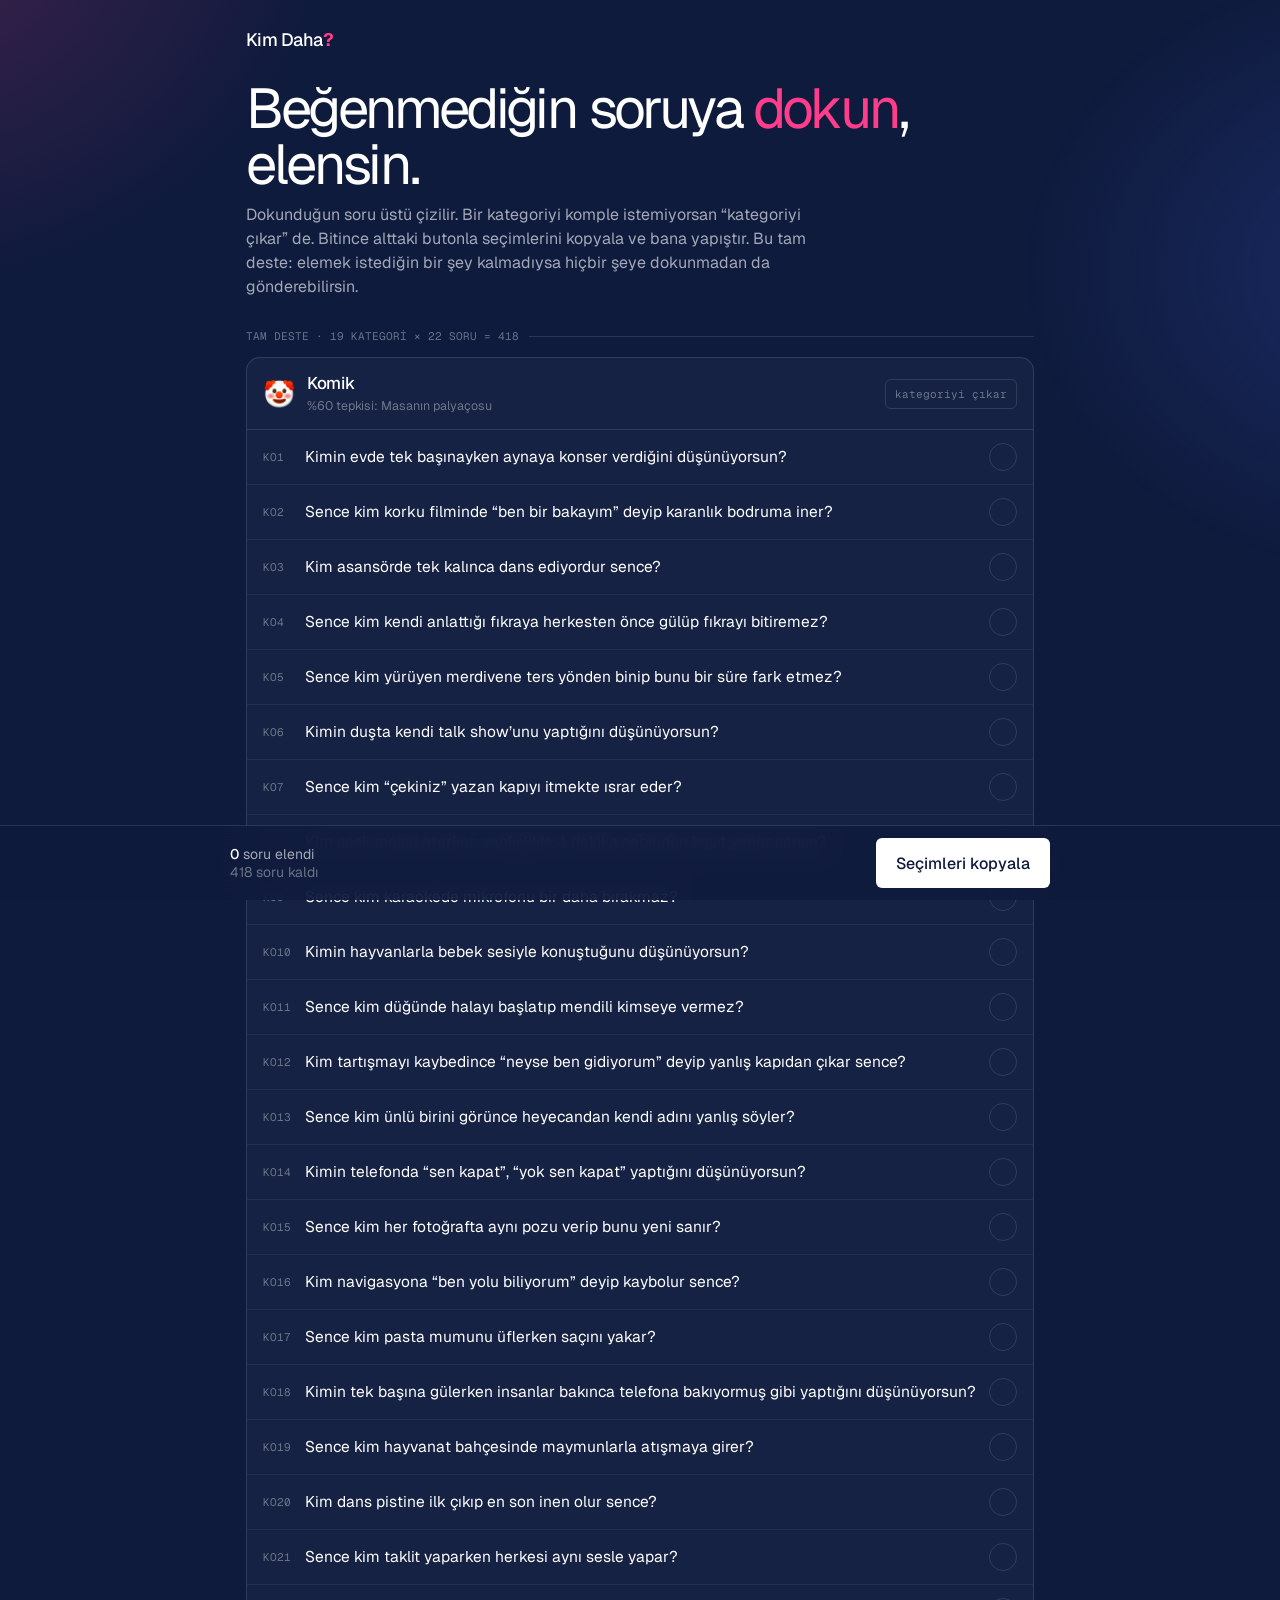
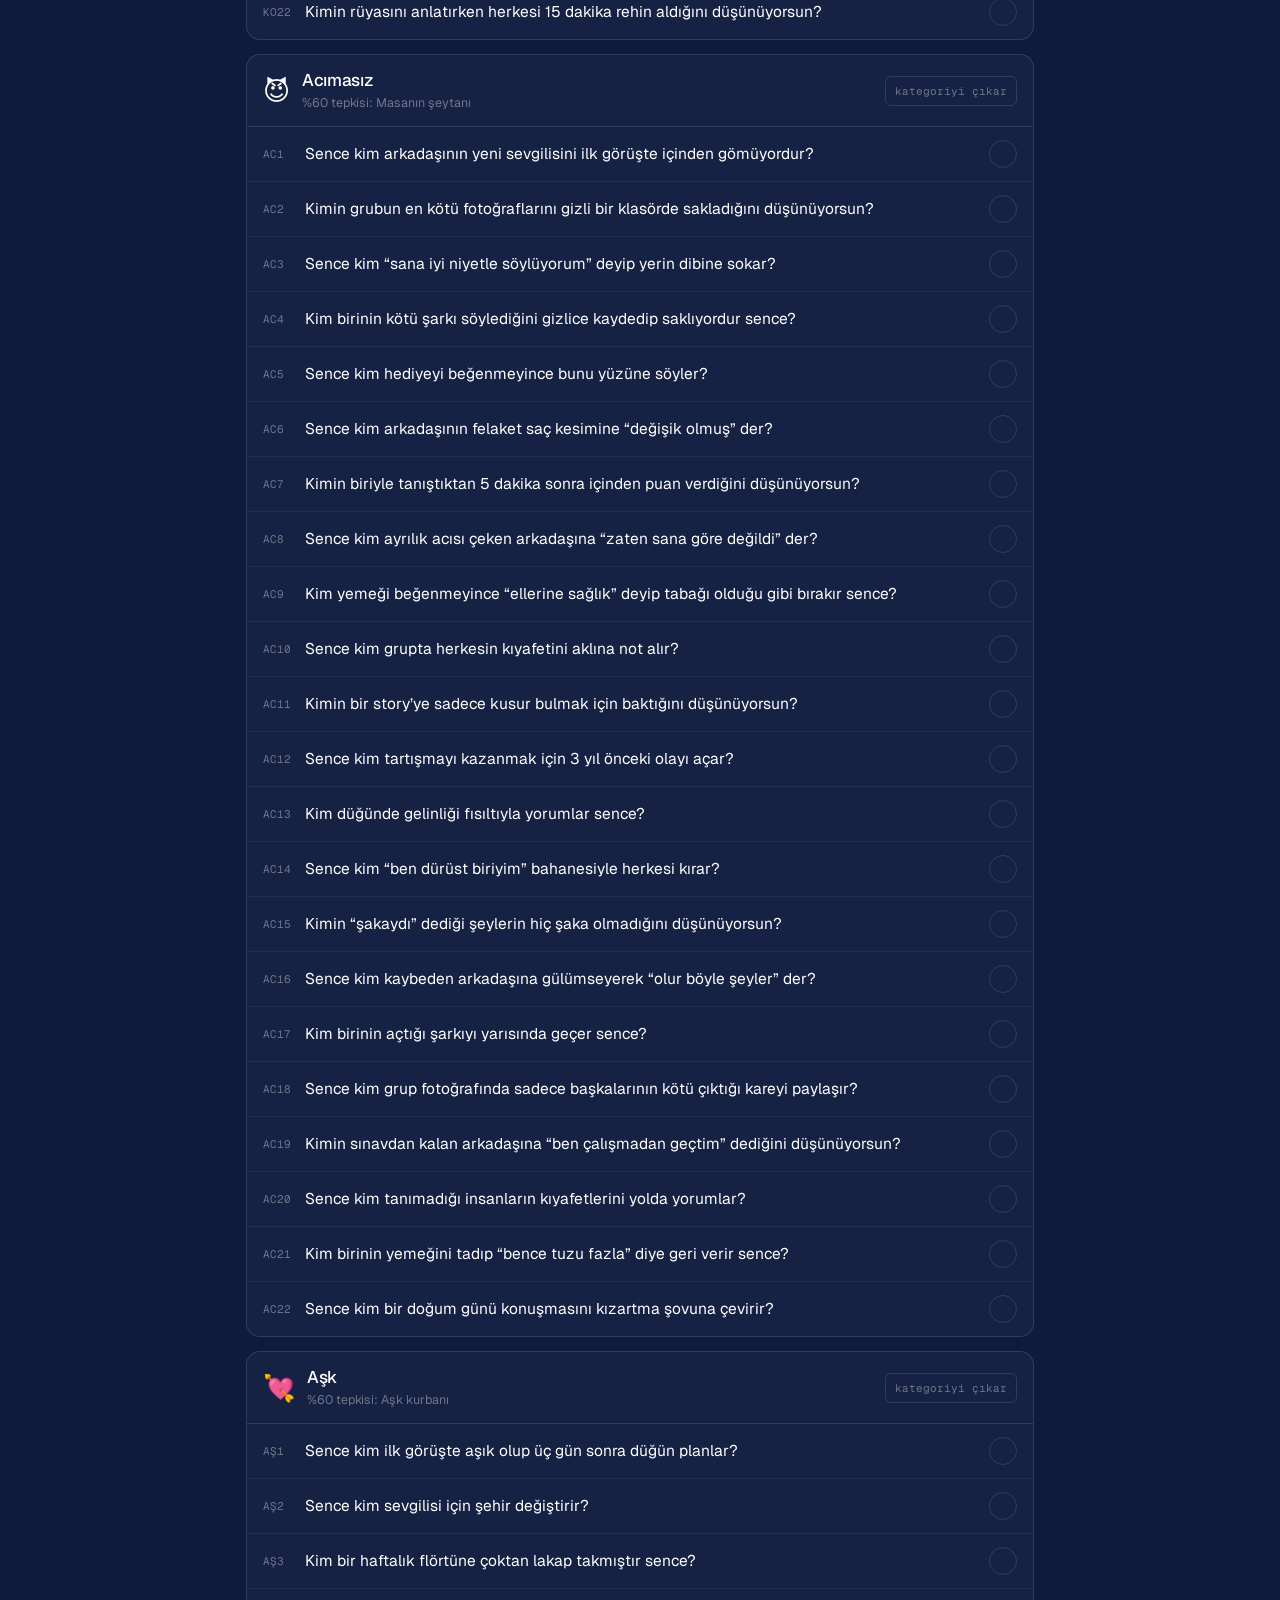
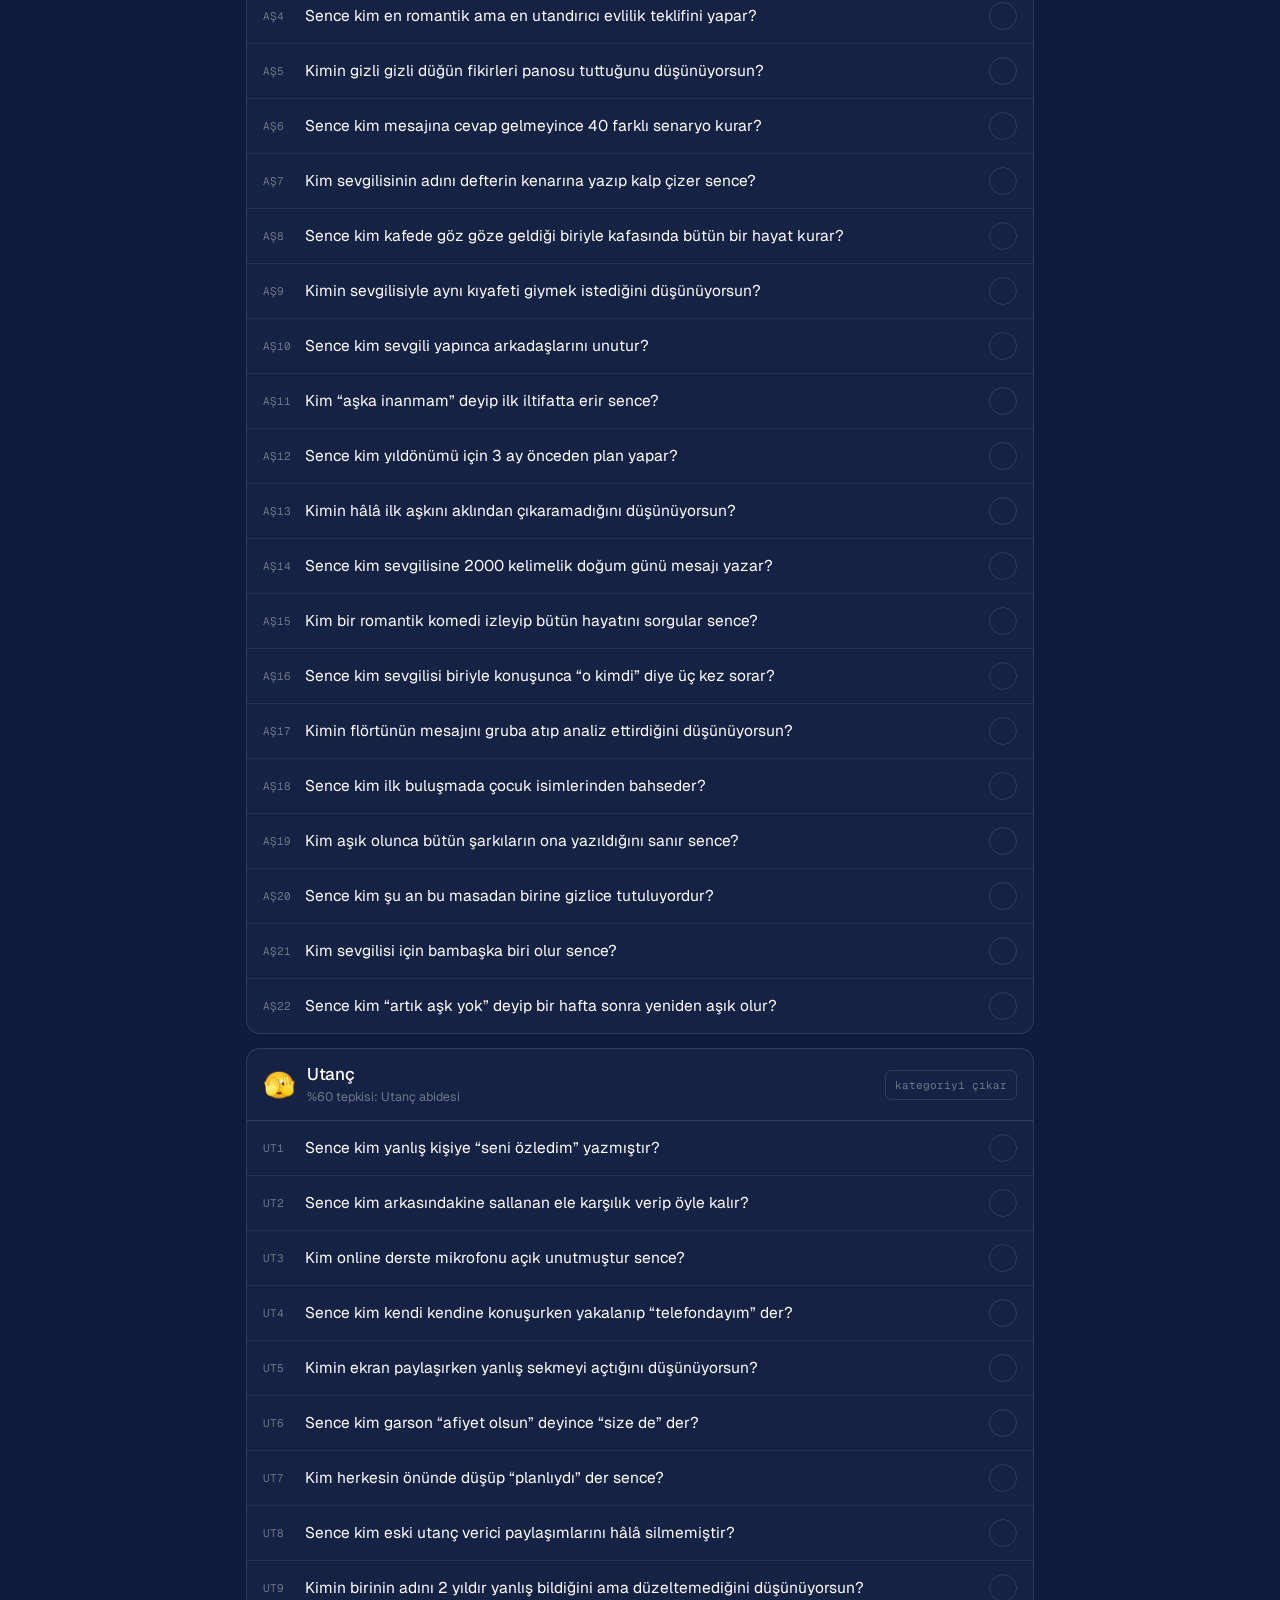
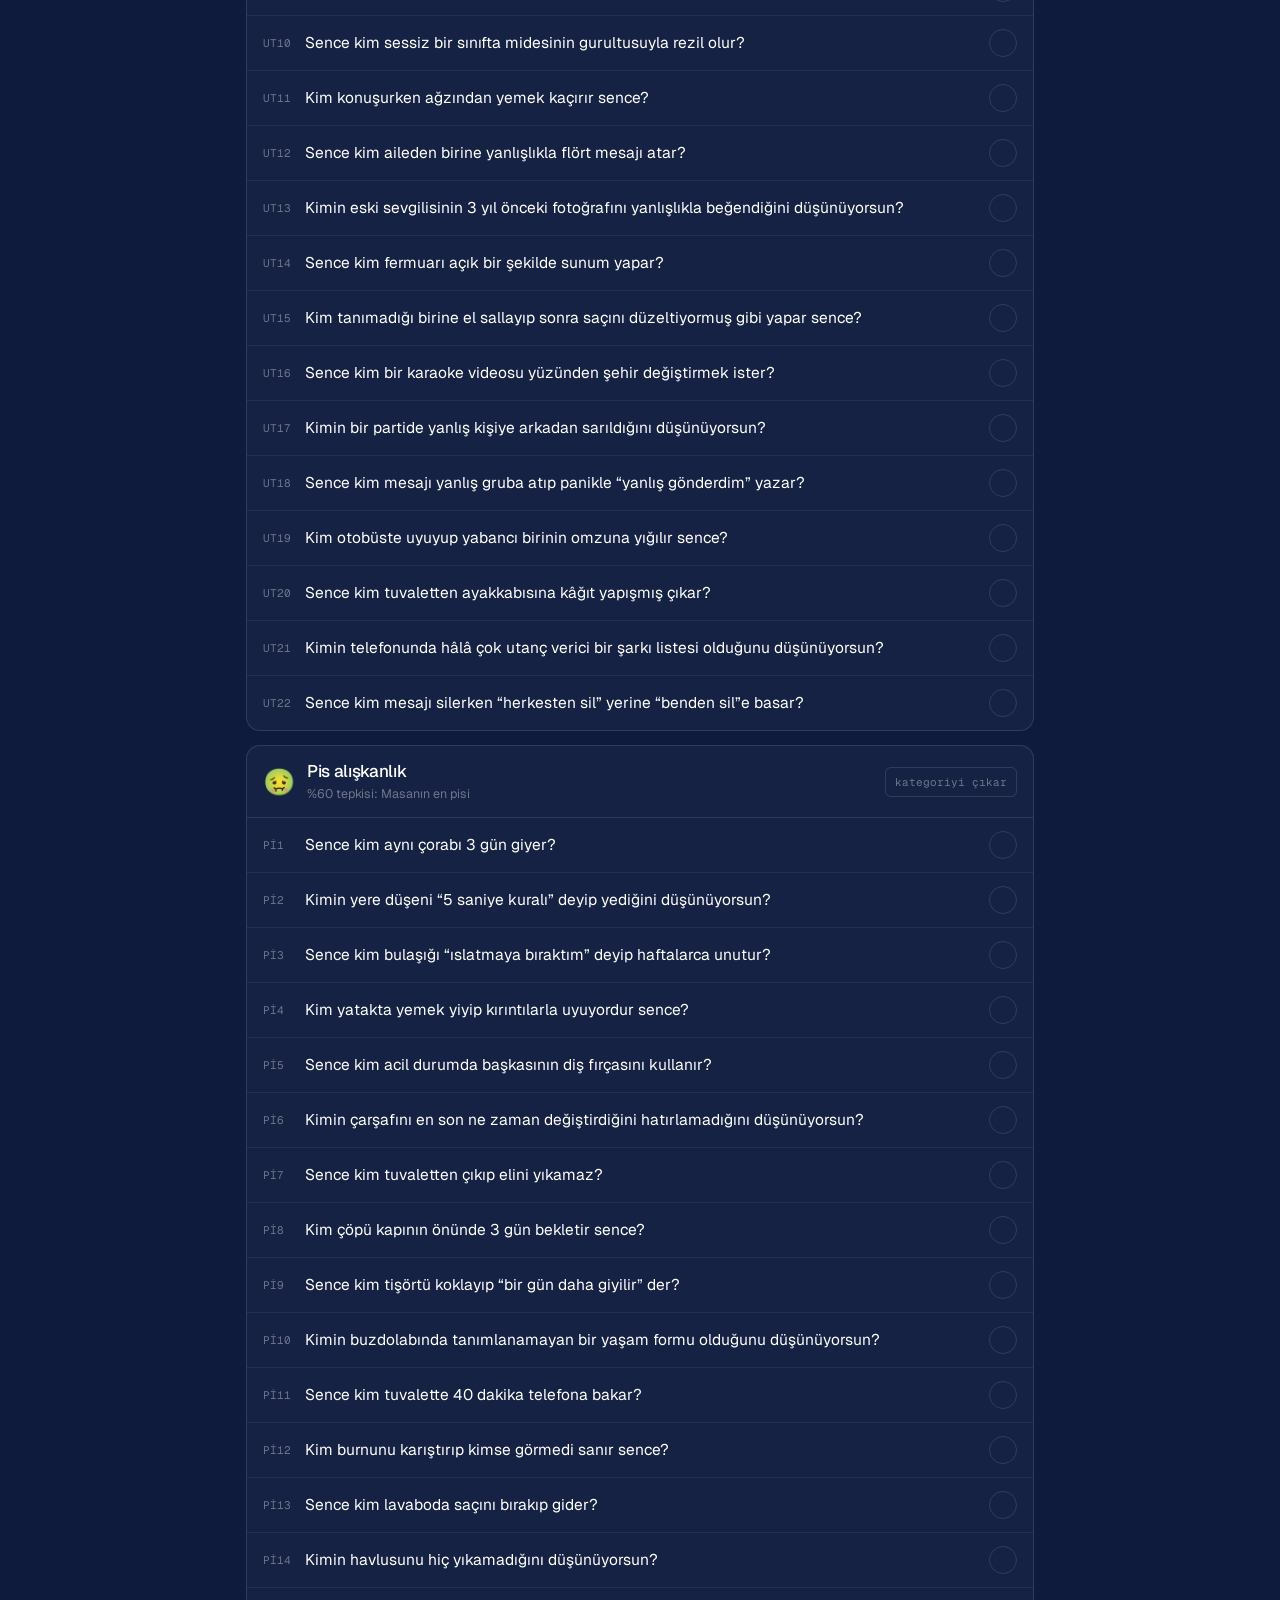
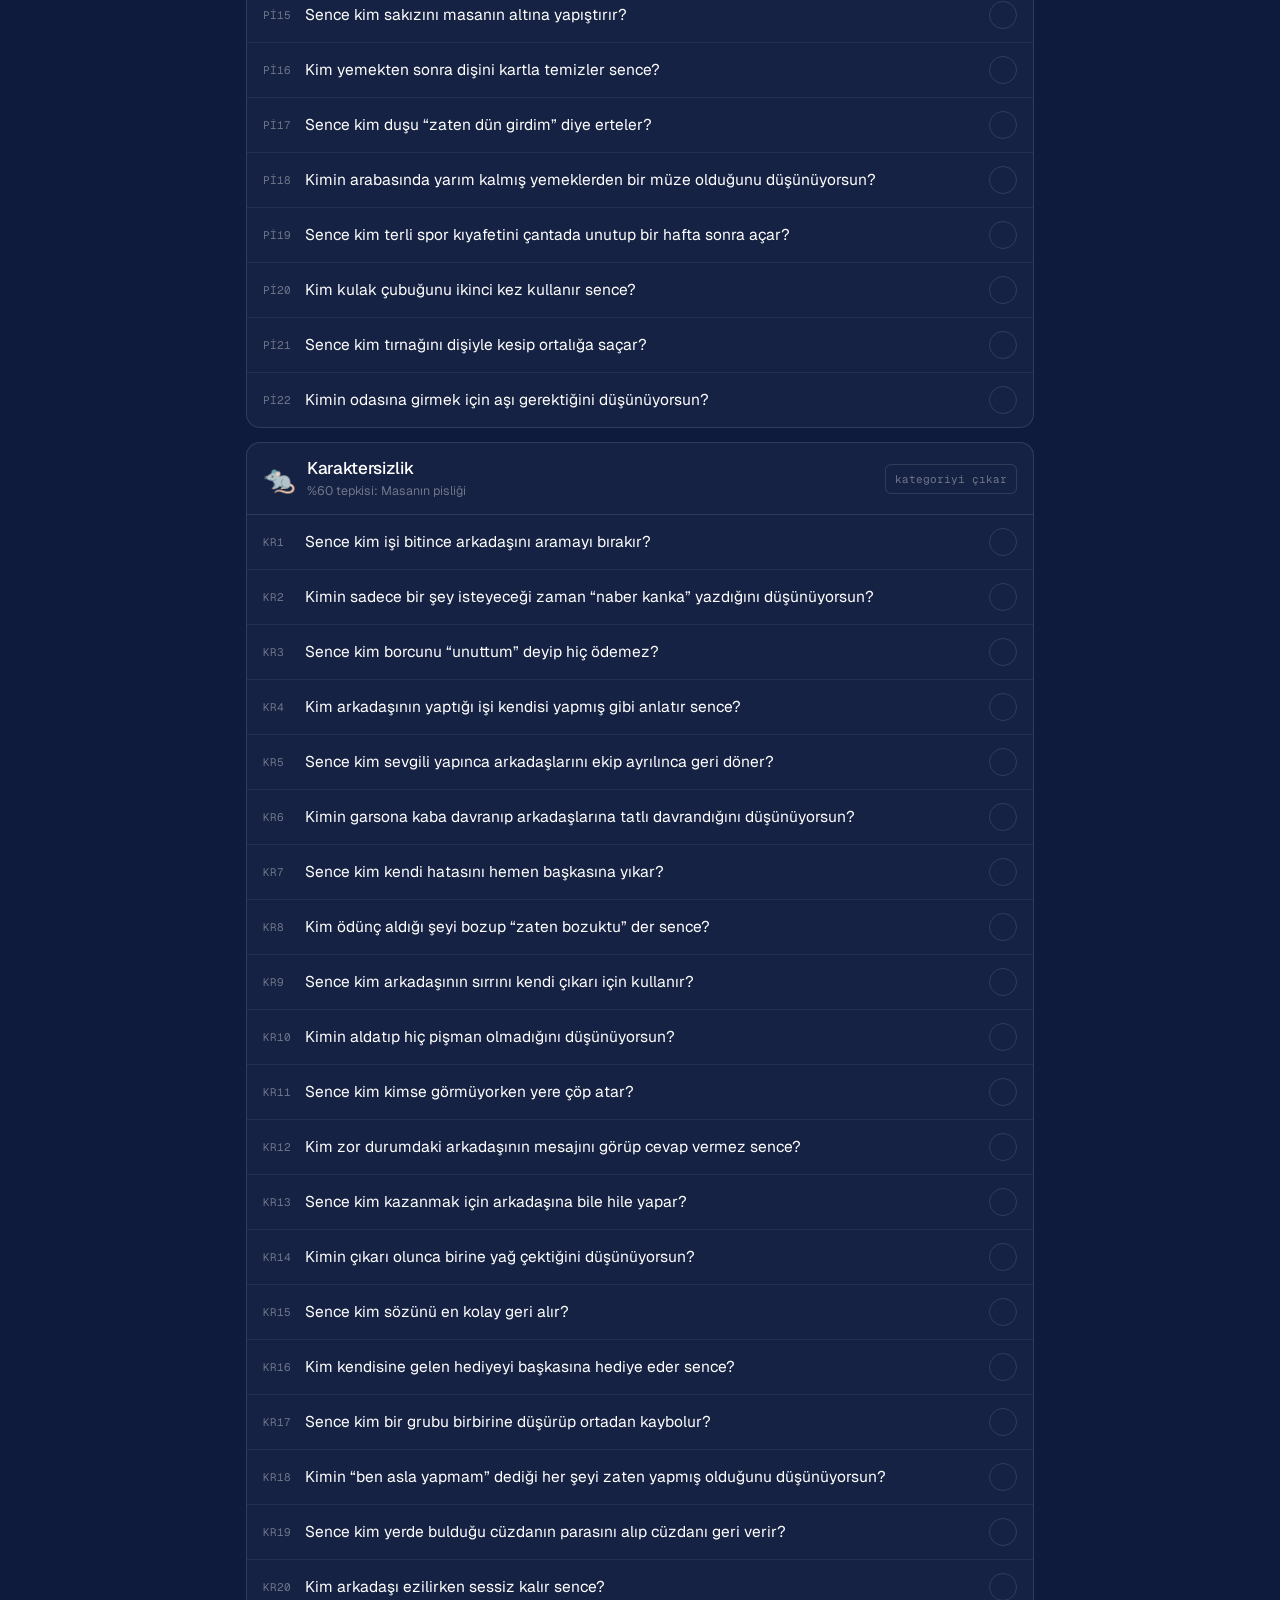
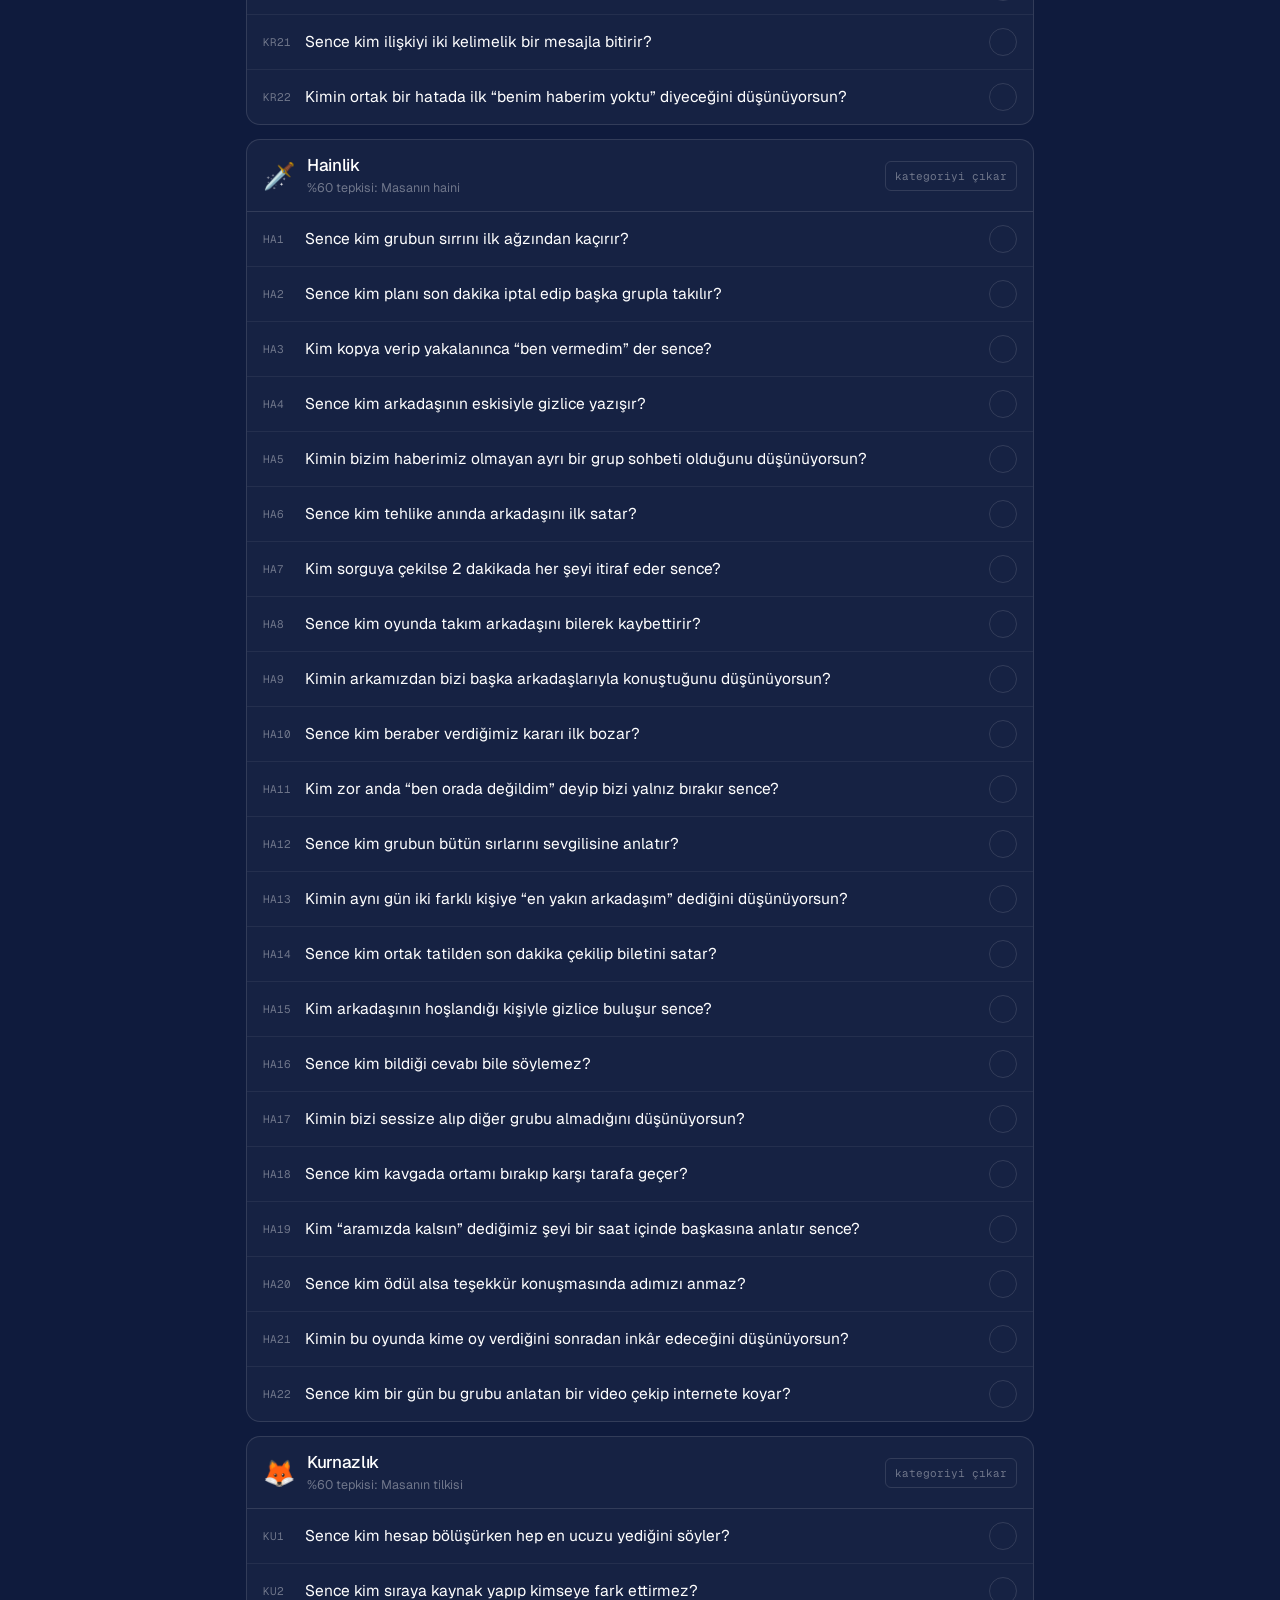
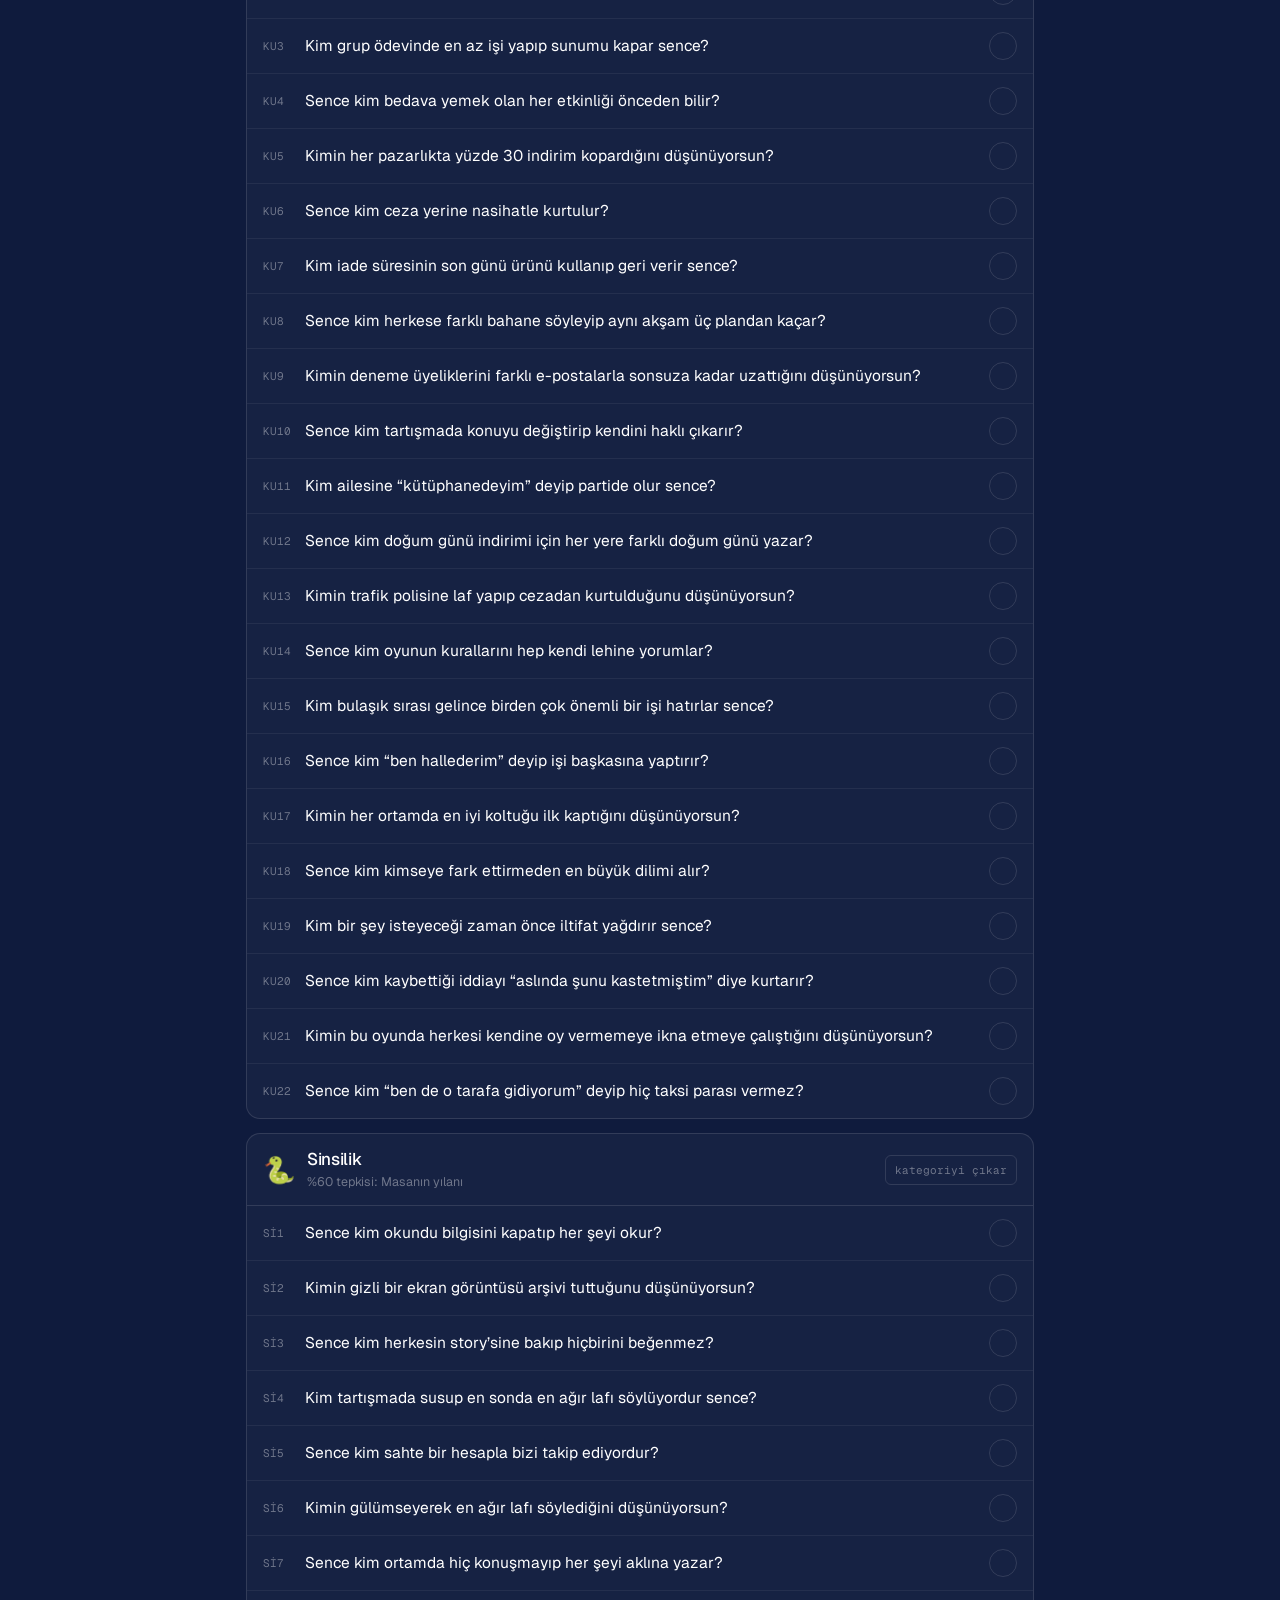
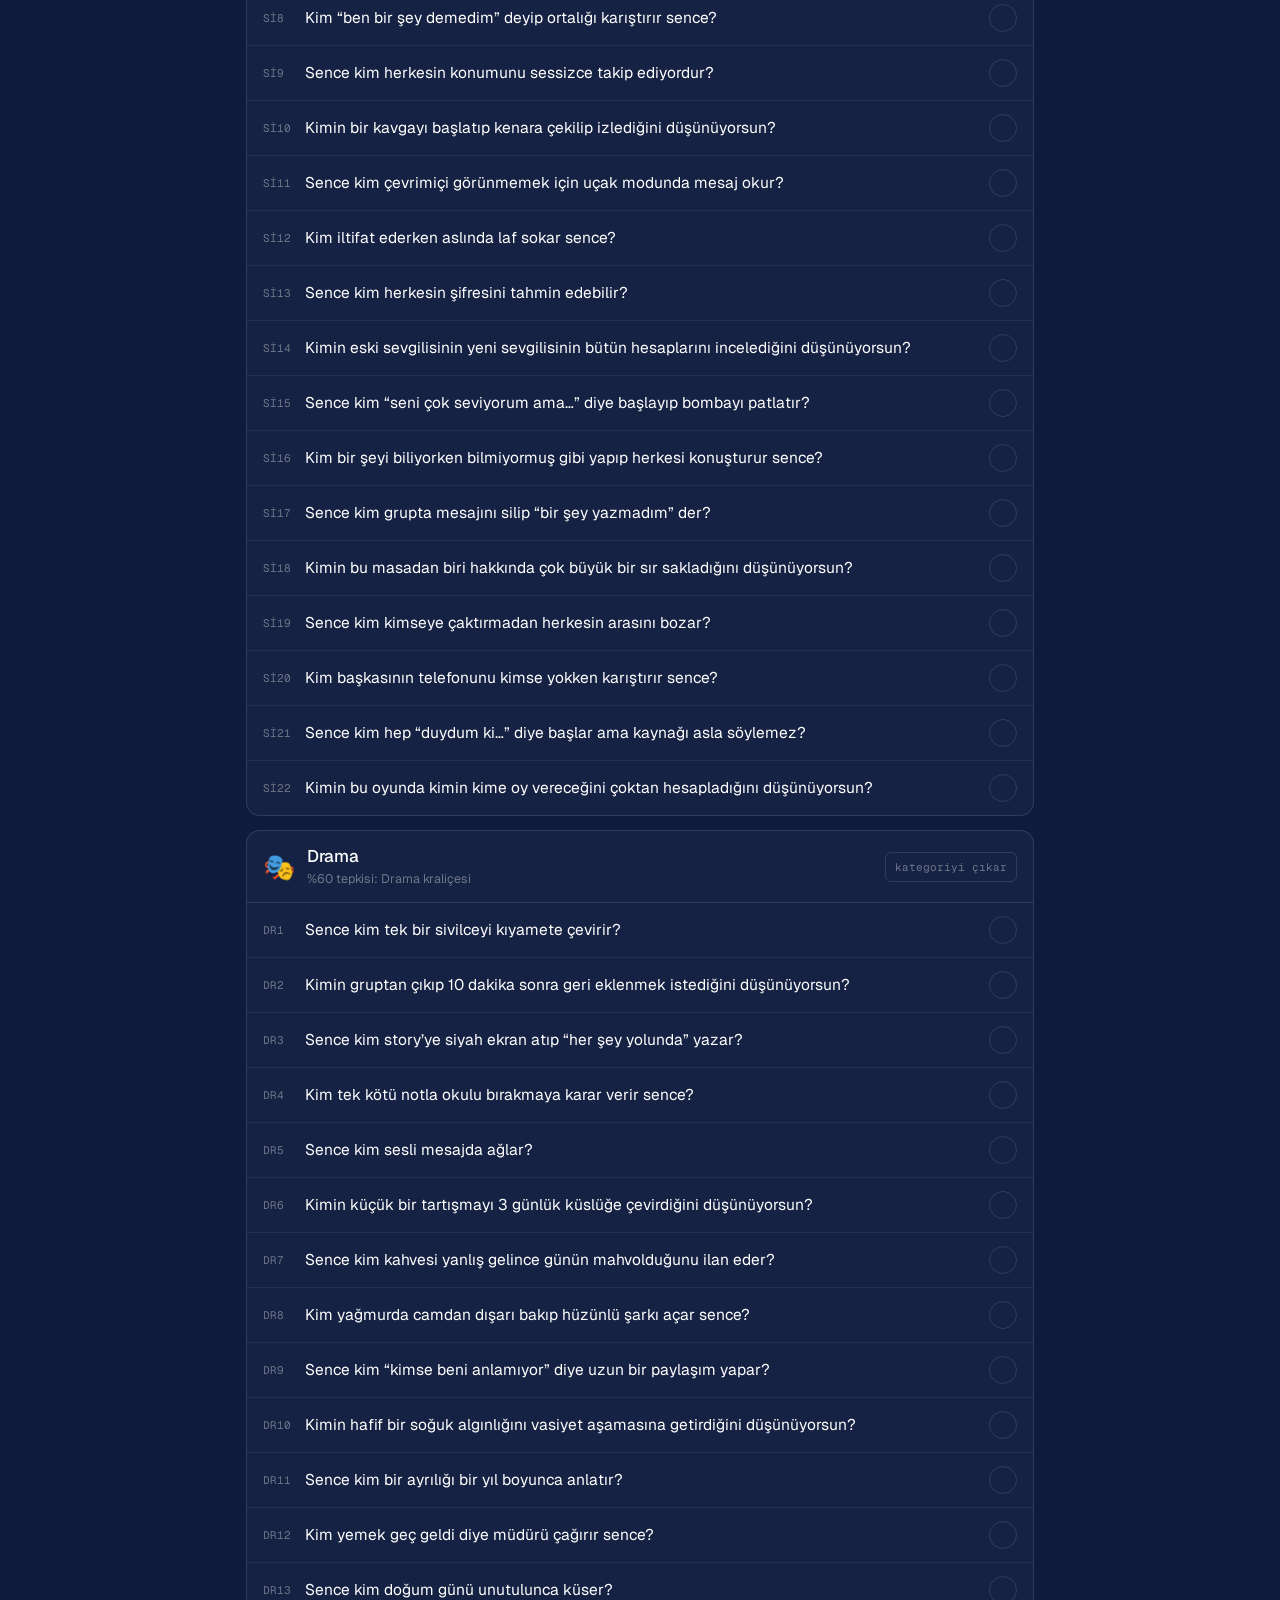
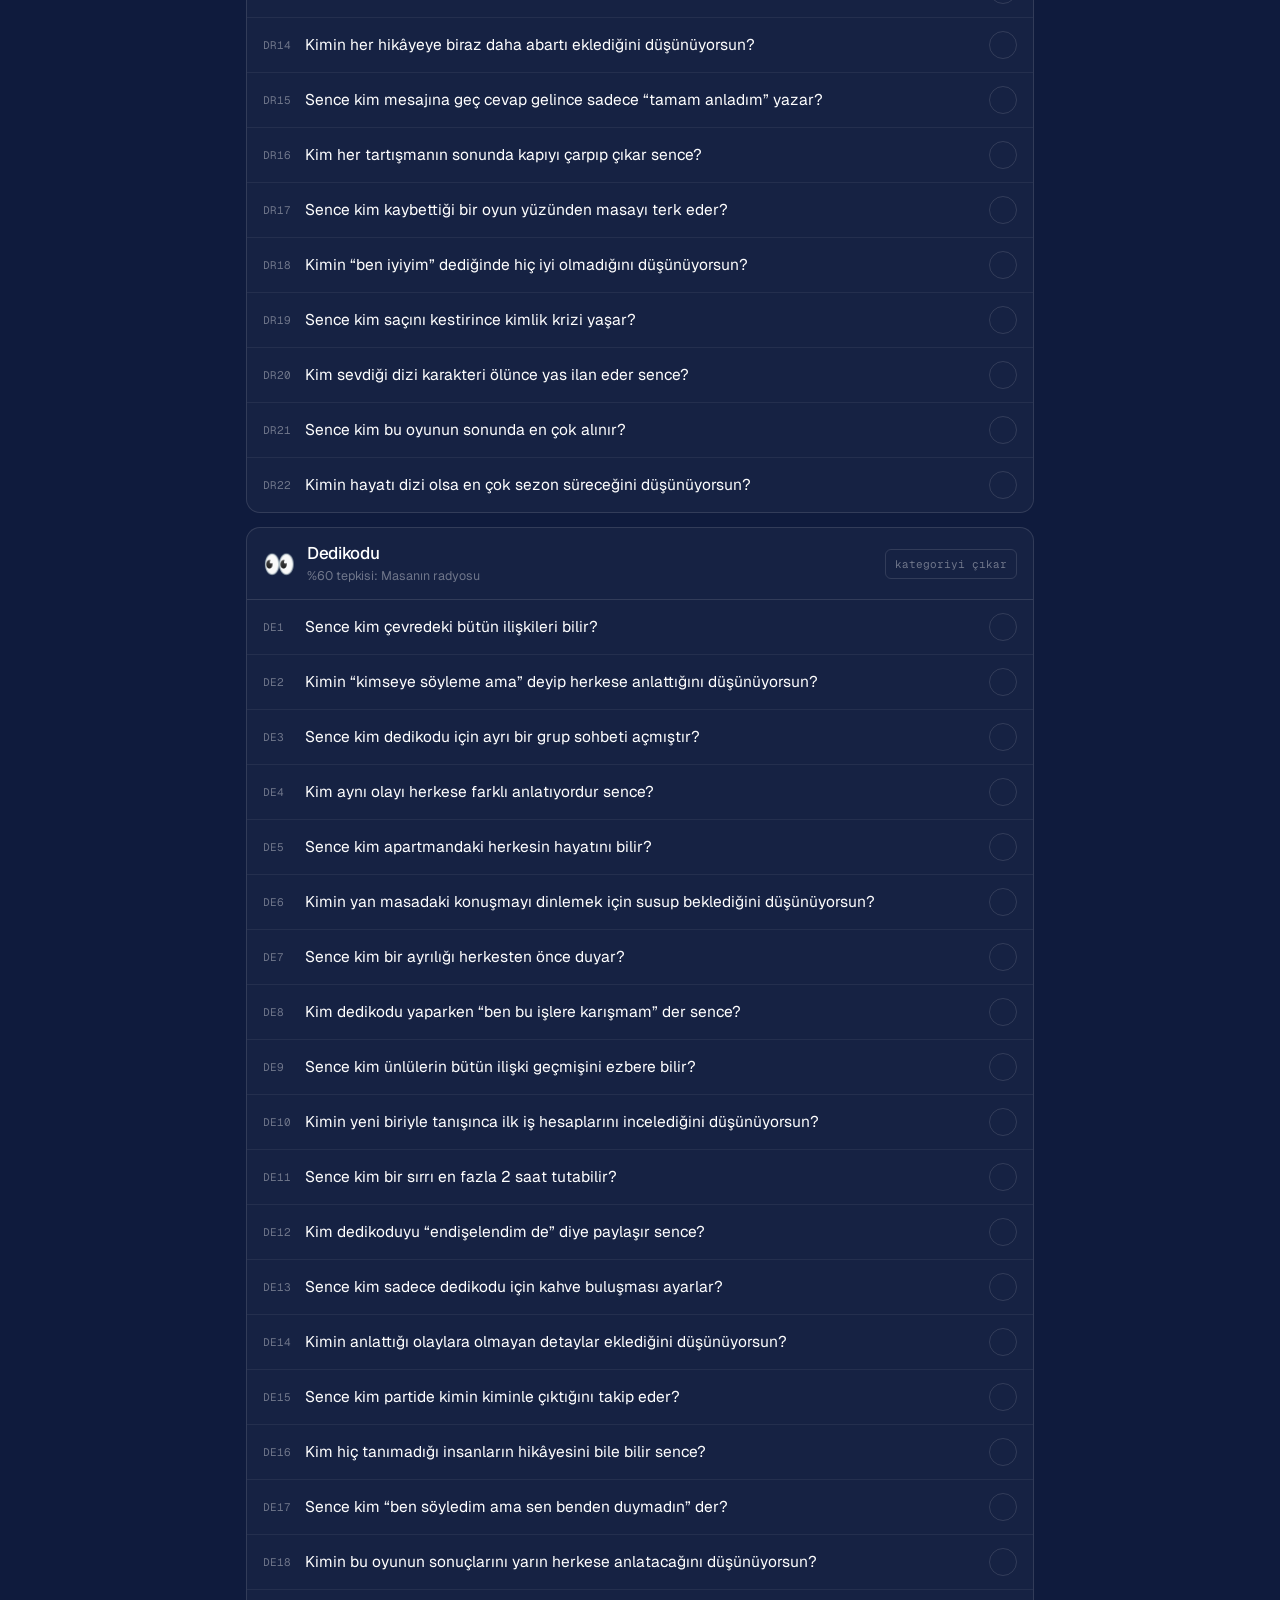
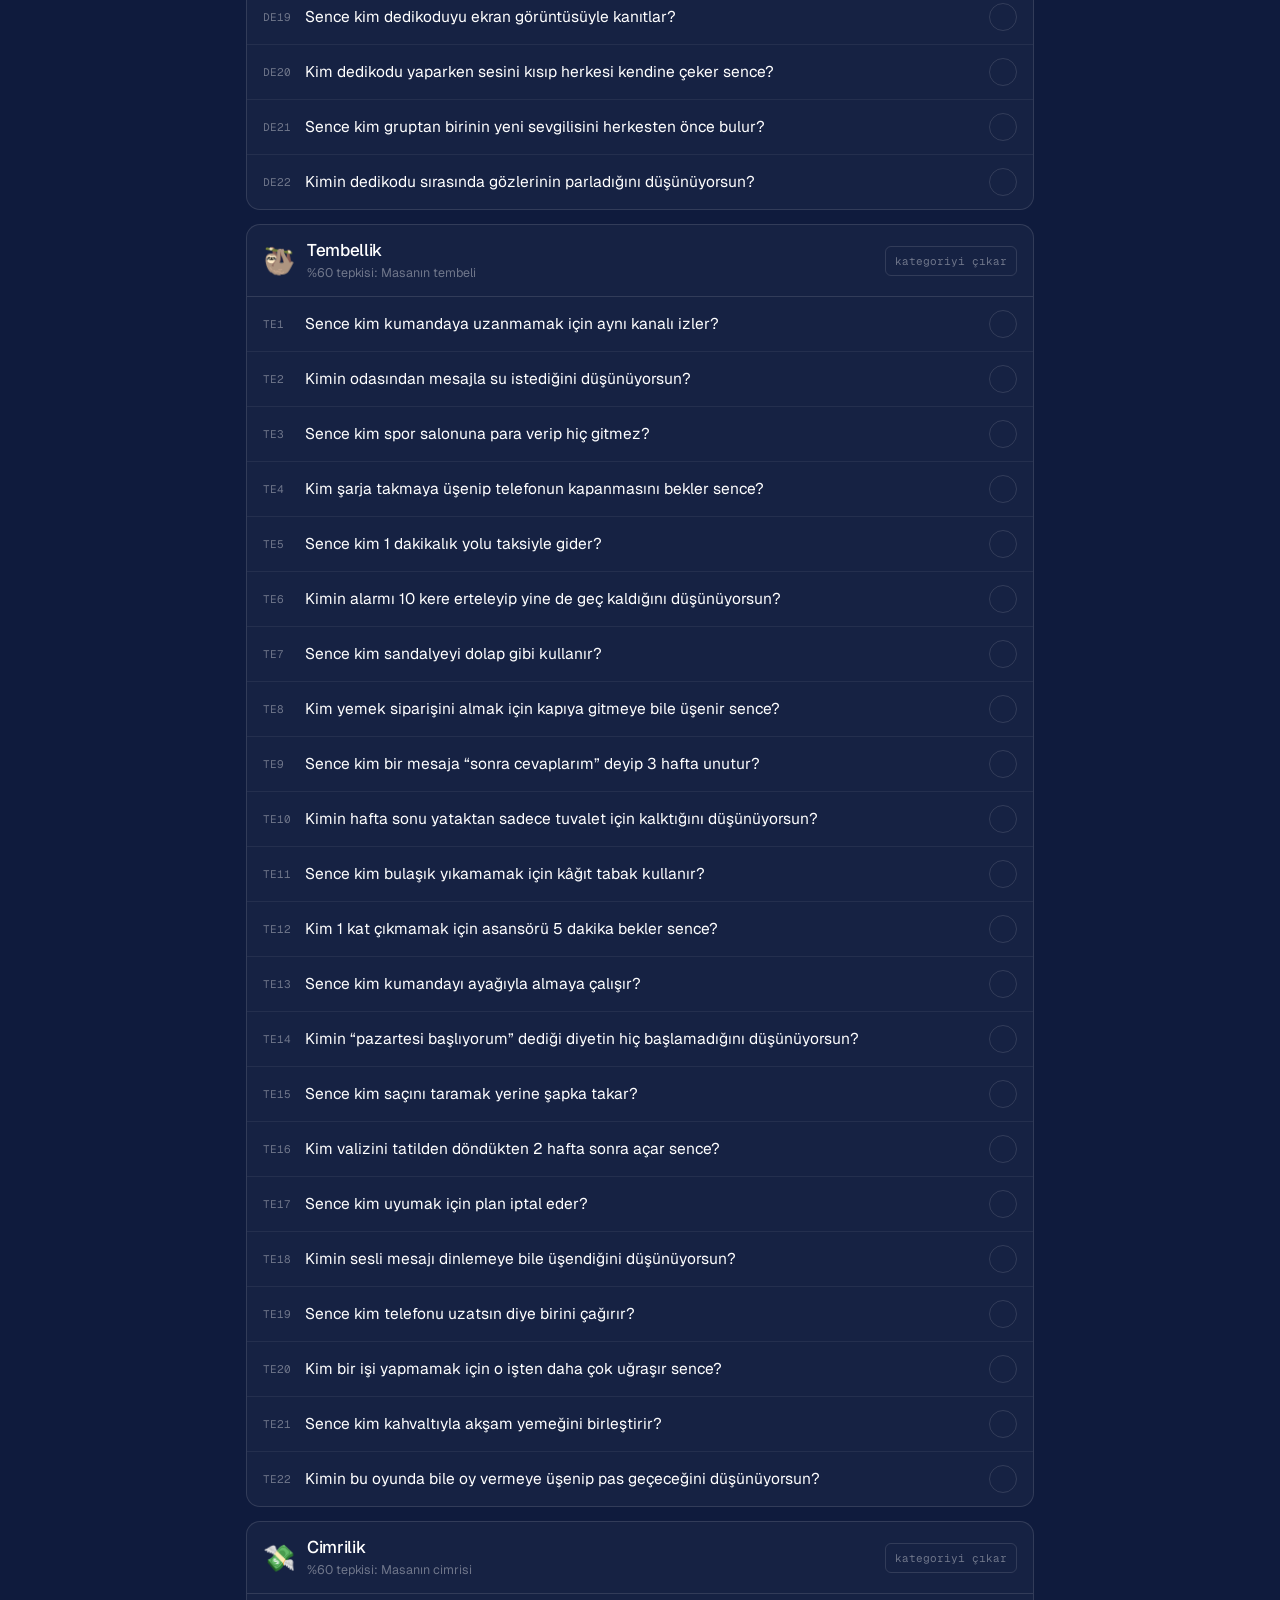
<file: tasarim/soru-secimi.html>
<!doctype html>
<html lang="tr">
<head>
<meta charset="utf-8">
<meta name="viewport" content="width=device-width,initial-scale=1,viewport-fit=cover">
<title>Kim Daha? — Soru Seçimi</title>
<link rel="preconnect" href="https://fonts.googleapis.com">
<link rel="preconnect" href="https://fonts.gstatic.com" crossorigin>
<link href="https://fonts.googleapis.com/css2?family=Geist:wght@300;400;500;600&family=Geist+Mono:wght@400;500&display=swap" rel="stylesheet">
<style>
:root{--navy:#0F1B3D;--navy2:#16244d;--white:#fff;--pink:#FF3D8B;--ink-2:rgba(255,255,255,.62);--ink-3:rgba(255,255,255,.38);--glass:rgba(255,255,255,.06);--glass-b:rgba(255,255,255,.12);--mono:'Geist Mono',ui-monospace,monospace}
*{box-sizing:border-box;-webkit-tap-highlight-color:transparent}
body{margin:0;background:var(--navy);color:#fff;font-family:'Geist',system-ui,sans-serif;padding-bottom:110px}
body:before{content:"";position:fixed;inset:0;pointer-events:none;background:radial-gradient(60vmax 50vmax at -10% -10%,rgba(255,61,139,.22),transparent 60%),radial-gradient(50vmax 40vmax at 110% 30%,rgba(58,91,217,.25),transparent 60%)}
button,textarea{font:inherit;color:inherit}
button{border:0;background:none;cursor:pointer}
.wrap{position:relative;max-width:820px;margin:0 auto;padding:0 16px}
header{padding:28px 0 8px}
.logo{font-weight:500;font-size:18px;letter-spacing:-.03em}.logo b{color:var(--pink)}
h1{font-size:clamp(34px,7vw,56px);font-weight:400;letter-spacing:-.05em;line-height:1;margin:22px 0 10px}
h1 em{font-style:normal;color:var(--pink)}
.lead{color:var(--ink-2);line-height:1.5;margin:0 0 26px;max-width:560px}
.rule{display:flex;align-items:center;gap:10px;font-family:var(--mono);font-size:11px;color:var(--ink-3);margin:30px 0 12px;text-transform:uppercase}
.rule:after{content:"";flex:1;height:1px;background:var(--glass-b)}
.box{border:1px solid var(--glass-b);background:var(--glass);border-radius:14px;padding:16px}
.qq{margin-bottom:18px}.qq:last-child{margin:0}
.qq b{display:block;font-weight:500;margin-bottom:10px;letter-spacing:-.01em}
.choices{display:flex;flex-wrap:wrap;gap:8px}
.choices button{border:1px solid var(--glass-b);border-radius:8px;padding:10px 14px;font-size:14px;color:var(--ink-2);text-align:left}
.choices button small{display:block;font-size:12px;color:var(--ink-3);margin-top:2px}
.choices button.on{border-color:var(--pink);background:rgba(255,61,139,.14);color:#fff}
.cat{margin-top:14px;border:1px solid var(--glass-b);border-radius:14px;overflow:hidden;background:rgba(255,255,255,.03);transition:opacity .3s}
.cat-h{display:flex;align-items:center;gap:12px;padding:14px 16px;border-bottom:1px solid var(--glass-b)}
.cat-h .e{font-size:26px}
.cat-h .t{flex:1;min-width:0}
.cat-h .t b{display:block;font-weight:500;font-size:17px;letter-spacing:-.02em}
.cat-h .t small{color:var(--ink-3);font-size:12.5px}
.cat-h .drop{font-family:var(--mono);font-size:11px;color:var(--ink-3);border:1px solid var(--glass-b);border-radius:6px;padding:7px 9px;white-space:nowrap}
.cat.off{opacity:.4}
.cat.off .drop{color:var(--pink);border-color:var(--pink);opacity:1}
.cat.off .q{pointer-events:none}
.q{display:flex;align-items:center;gap:12px;width:100%;text-align:left;padding:13px 16px;border-bottom:1px solid rgba(255,255,255,.06);transition:background .2s}
.q:last-child{border:0}
.q .code{font-family:var(--mono);font-size:11px;color:var(--ink-3);width:30px;flex:none}
.q .txt{flex:1;font-size:15.5px;line-height:1.35;transition:color .2s}
.q .x{flex:none;width:28px;height:28px;border-radius:50%;border:1.5px solid var(--glass-b);display:flex;align-items:center;justify-content:center;font-size:13px;color:transparent;transition:.25s cubic-bezier(.3,1.6,.5,1)}
.q:hover{background:rgba(255,255,255,.03)}
.q.del{background:rgba(255,61,139,.07)}
.q.del .txt{color:var(--ink-3);text-decoration:line-through;text-decoration-color:var(--pink)}
.q.del .x{background:var(--pink);border-color:var(--pink);color:#fff;transform:rotate(90deg)}
textarea{width:100%;min-height:90px;border-radius:10px;border:1px solid var(--glass-b);background:rgba(255,255,255,.05);padding:12px 14px;font-size:15px;outline:none;resize:vertical}
textarea:focus{border-color:var(--pink)}
.bar{position:fixed;left:0;right:0;bottom:0;z-index:5;padding:12px 16px calc(12px + env(safe-area-inset-bottom));background:rgba(15,27,61,.88);border-top:1px solid var(--glass-b);backdrop-filter:blur(14px);-webkit-backdrop-filter:blur(14px)}
.bar .in{max-width:820px;margin:0 auto;display:flex;align-items:center;gap:12px}
.bar .sum{flex:1;font-size:14px;color:var(--ink-2);line-height:1.3}
.bar .sum b{color:#fff;font-weight:500}
.copy{height:50px;padding:0 20px;border-radius:6px;background:#fff;color:var(--navy);font-weight:500;white-space:nowrap}
.copy.ok{background:var(--pink);color:#fff}
</style>
</head>
<body>
<div class="wrap">
  <header><div class="logo">Kim Daha<b>?</b></div></header>
  <h1>Beğenmediğin soruya <em>dokun</em>, elensin.</h1>
  <p class="lead">Dokunduğun soru üstü çizilir. Bir kategoriyi komple istemiyorsan “kategoriyi çıkar” de. Bitince alttaki butonla seçimlerini kopyala ve bana yapıştır. Bu tam deste: elemek istediğin bir şey kalmadıysa hiçbir şeye dokunmadan da gönderebilirsin.</p>

  <div class="rule">Tam deste · 19 kategori × 22 soru = 418</div>
  <div id="cats"></div>

  <div class="rule">Eklemek istediğin bir şey</div>
  <textarea id="note" placeholder="Yeni kategori fikri, eklemek istediğin soru, ton hakkında not…"></textarea>
</div>

<div class="bar"><div class="in"><div class="sum" id="sum"></div><button class="copy" id="copy">Seçimleri kopyala</button></div></div>

<script src="ortak.js"></script>
<script src="sorular.js"></script>
<script>
const CODES = { komik: 'KO', acimasiz: 'AC', ask: 'AŞ', utanc: 'UT', pislik: 'Pİ', karaktersiz: 'KR', hainlik: 'HA', kurnazlik: 'KU', sinsilik: 'Sİ', drama: 'DR', dedikodu: 'DE', tembellik: 'TE', cimrilik: 'Cİ', ego: 'EG', kaos: 'KA', gelecek: 'GE', kampus: 'KM', saflik: 'SA', baharatli: 'BA' };
const CATS = Object.keys(SORULAR).map(k => [CODES[k], CATEGORIES[k].e, CATEGORIES[k].ad, CATEGORIES[k].tepki + (k === 'baharatli' ? ' · ayarlardan kapatılabilir' : ''), SORULAR[k]]);

const KEY = 'kd_soru_secimi_v3';
let st = { del: [], off: [], pislik: null, baharat: null, note: '' };
try { st = { ...st, ...JSON.parse(localStorage.getItem(KEY) || '{}') }; } catch {}
const save = () => { try { localStorage.setItem(KEY, JSON.stringify(st)); } catch {} };

function draw() {
  document.getElementById('cats').innerHTML = CATS.map(([c, e, name, react, qs]) => `
    <div class="cat ${st.off.includes(c) ? 'off' : ''}" data-c="${c}">
      <div class="cat-h"><span class="e">${e}</span><div class="t"><b>${name}</b><small>%60 tepkisi: ${react}</small></div>
        <button class="drop">${st.off.includes(c) ? 'çıkarıldı · geri al' : 'kategoriyi çıkar'}</button></div>
      ${qs.map((q, i) => { const k = c + (i + 1); return `<button class="q ${st.del.includes(k) ? 'del' : ''}" data-k="${k}"><span class="code">${k}</span><span class="txt">${q}</span><span class="x">✕</span></button>`; }).join('')}
    </div>`).join('');
  document.querySelectorAll('.choices').forEach(ch => ch.querySelectorAll('button').forEach(b => b.classList.toggle('on', st[ch.dataset.q] === b.dataset.v)));
  document.getElementById('note').value = st.note;
  sum();
}
function sum() {
  const parts = [`<b>${st.del.length}</b> soru elendi`];
  if (st.off.length) parts.push(`<b>${st.off.length}</b> kategori çıktı`);
  let left = 0;
  CATS.forEach(([c, , , , qs]) => { if (!st.off.includes(c)) qs.forEach((_, i) => { if (!st.del.includes(c + (i + 1))) left++; }); });
  document.getElementById('sum').innerHTML = parts.join(' · ') + `<br><span style="color:var(--ink-3)">${left} soru kaldı</span>`;
}
document.getElementById('cats').onclick = e => {
  const q = e.target.closest('.q'), d = e.target.closest('.drop');
  if (q) { const k = q.dataset.k; st.del = st.del.includes(k) ? st.del.filter(x => x !== k) : [...st.del, k]; q.classList.toggle('del'); }
  else if (d) { const c = d.closest('.cat').dataset.c; st.off = st.off.includes(c) ? st.off.filter(x => x !== c) : [...st.off, c]; draw(); }
  else return;
  try { navigator.vibrate && navigator.vibrate(8); } catch {}
  save(); sum();
};
document.querySelectorAll('.choices').forEach(ch => ch.onclick = e => { const b = e.target.closest('button'); if (!b) return; st[ch.dataset.q] = b.dataset.v; save(); draw(); });
document.getElementById('note').oninput = e => { st.note = e.target.value; save(); };

document.getElementById('copy').onclick = async () => {
  const lab = { pis: 'pis alışkanlıklar', karakter: 'karaktersiz/pislik insan', ikisi: 'ikisi de (iki kategori)', orta: 'orta', ates: 'daha ateşli', cok: 'çok ateşli' };
  const lines = ['Kim Daha? tam deste elemem:',
    'Elenen sorular: ' + (st.del.length ? st.del.filter(k => !st.off.includes(k.slice(0, -1))).sort().join(', ') : 'yok'),
    'Çıkan kategoriler: ' + (st.off.length ? st.off.map(c => CATS.find(x => x[0] === c)[2]).join(', ') : 'yok'),
    ];
  if (st.note.trim()) lines.push('Not: ' + st.note.trim());
  const txt = lines.join('\n');
  try { await navigator.clipboard.writeText(txt); } catch { prompt('Kopyala:', txt); }
  const b = document.getElementById('copy'); b.textContent = 'Kopyalandı ✓ Claude\'a yapıştır'; b.classList.add('ok');
  setTimeout(() => { b.textContent = 'Seçimleri kopyala'; b.classList.remove('ok'); }, 2600);
};
draw();
</script>
</body>
</html>
</file>
<file: css/oyun.css>
/* Kim Daha? — oyun stili (navy #0F1B3D · beyaz · hot pink #FF3D8B) */
:root{
  --navy:#0F1B3D; --navy2:#16244d; --white:#FFFFFF; --pink:#FF3D8B; --pink-d:#d92a72;
  --ink-2:rgba(255,255,255,.62); --ink-3:rgba(255,255,255,.38);
  --glass:rgba(255,255,255,.06); --glass-b:rgba(255,255,255,.12);
  --mono:'Geist Mono',ui-monospace,monospace;
}
*{box-sizing:border-box;-webkit-tap-highlight-color:transparent}
html,body{margin:0;min-height:100%}
body{background:var(--navy);color:var(--white);font-family:'Geist',system-ui,-apple-system,sans-serif;overflow-x:hidden;
  padding:env(safe-area-inset-top) 0 env(safe-area-inset-bottom)}
button,input,textarea,select{font:inherit;color:inherit}
button{border:0;background:none;cursor:pointer}
.hidden{display:none!important}

/* arka plan */
.bg{position:fixed;inset:0;overflow:hidden;z-index:0;pointer-events:none}
.bg i{position:absolute;border-radius:40%;filter:blur(70px);animation:drift 18s ease-in-out infinite alternate}
.bg .b1{width:46vmax;height:46vmax;background:#FF3D8B;left:-18vmax;top:-20vmax;opacity:.32}
.bg .b2{width:40vmax;height:40vmax;background:#3a5bd9;right:-16vmax;top:10vh;opacity:.38;animation-duration:22s}
.bg .b3{width:36vmax;height:36vmax;background:#7b3fd1;left:20vw;bottom:-24vmax;opacity:.3;animation-duration:26s}
@keyframes drift{to{transform:translate(6vmax,4vmax) rotate(25deg)}}
.grain{position:fixed;inset:0;z-index:0;pointer-events:none;opacity:.07;background-image:url("data:image/svg+xml,%3Csvg xmlns='http://www.w3.org/2000/svg' width='160' height='160'%3E%3Cfilter id='n'%3E%3CfeTurbulence type='fractalNoise' baseFrequency='.9' numOctaves='3'/%3E%3C/filter%3E%3Crect width='100%25' height='100%25' filter='url(%23n)'/%3E%3C/svg%3E")}
.floaters{position:fixed;inset:0;overflow:hidden;pointer-events:none;z-index:0;transition:opacity .4s}
.floaters.off{opacity:0;visibility:hidden}

.wrap{position:relative;z-index:1;max-width:1240px;margin:0 auto;padding:0 16px 40px}
header{display:flex;align-items:center;justify-content:space-between;height:60px;gap:10px}
.logo{font-weight:500;font-size:18px;letter-spacing:-.03em;white-space:nowrap;cursor:pointer}
.logo b{color:var(--pink);font-weight:600}
.meta{font-family:var(--mono);font-size:12px;color:var(--ink-2);display:flex;gap:12px;align-items:center}
.meta .pill{border:1px solid var(--glass-b);border-radius:4px;padding:4px 8px;white-space:nowrap}
.pill-lock{color:var(--pink)}
.netdot{width:8px;height:8px;border-radius:50%;background:var(--ink-3)}
.netdot.ok{background:#3df0b0;box-shadow:0 0 8px #3df0b0}.netdot.bad{background:var(--pink);box-shadow:0 0 8px var(--pink)}
@media (max-width:480px){.meta .pill{display:none}.meta{gap:8px;font-size:11px}}

.rule{display:flex;align-items:center;gap:10px;font-family:var(--mono);font-size:11px;color:var(--ink-3);margin:6px 0 12px;text-transform:uppercase}
.rule:after{content:"";flex:1;height:1px;background:var(--glass-b)}
h2{font-size:clamp(30px,6vw,48px);font-weight:400;letter-spacing:-.045em;line-height:1.02;margin:4px 0 8px}
h2 em,.verdict em{font-style:normal;color:var(--pink)}
h3{font-size:20px;font-weight:500;letter-spacing:-.03em;margin:0}
.sub{color:var(--ink-2);margin:0 0 20px;font-size:15px;line-height:1.45}
.glass{background:linear-gradient(160deg,rgba(255,255,255,.09),rgba(255,255,255,.03));border:1px solid var(--glass-b);border-radius:14px;backdrop-filter:blur(18px);-webkit-backdrop-filter:blur(18px)}
.count{font-size:13px;color:var(--ink-3)}
.screen{animation:stepIn .5s cubic-bezier(.2,.9,.25,1) both}
@keyframes stepIn{from{opacity:0;transform:translateY(14px)}}

.btn{display:inline-flex;align-items:center;justify-content:center;gap:10px;height:54px;padding:0 22px;border-radius:6px;font-weight:500;font-size:16px;letter-spacing:-.01em;transition:transform .1s,opacity .25s;text-decoration:none}
.btn:active{transform:scale(.97)}
.btn.w{background:var(--white);color:var(--navy)}
.btn.g{background:var(--glass);border:1px solid var(--glass-b);color:#fff}
.btn.full{width:100%}
.btn.sm{height:44px;font-size:14px}
.btn[disabled]{opacity:.3;pointer-events:none}
.btn .arr{font-family:var(--mono)}
.waiting{display:flex;align-items:center;gap:10px;justify-content:center;color:var(--ink-2);min-height:54px;padding:8px 14px;border:1px solid var(--glass-b);border-radius:6px;text-align:center}
.dots i{display:inline-block;width:6px;height:6px;margin:0 2px;border-radius:50%;background:var(--ink-2);animation:bd 1s infinite}
.dots i:nth-child(2){animation-delay:.15s}.dots i:nth-child(3){animation-delay:.3s}
@keyframes bd{50%{transform:translateY(-5px);opacity:.4}}
.banner{background:rgba(255,61,139,.14);border:1px solid rgba(255,61,139,.45);border-radius:10px;padding:10px 14px;margin-bottom:12px;font-size:14px;text-align:center}

/* segment + anahtar */
.seg{display:inline-flex;border:1px solid var(--glass-b);border-radius:6px;padding:3px;gap:2px;flex:none}
.seg button{padding:7px 11px;border-radius:4px;font-size:13px;color:var(--ink-2);white-space:nowrap}
.seg button.on{background:var(--white);color:var(--navy)}
.sw{flex:none;width:50px;height:28px;border-radius:99px;background:rgba(255,255,255,.15);position:relative;transition:.25s}
.sw:after{content:"";position:absolute;top:3px;left:3px;width:22px;height:22px;border-radius:50%;background:#fff;transition:.25s cubic-bezier(.3,1.5,.5,1)}
.sw.on{background:var(--pink)}.sw.on:after{left:25px}
.ro .seg,.ro .sw,.ro .mode,.ro .pack{pointer-events:none}
.ro .mode:not(.on),.ro .pack:not(.on){opacity:.4}
.set{padding:4px 16px}
.set .row{display:flex;justify-content:space-between;align-items:center;gap:14px;padding:13px 0;border-bottom:1px solid var(--glass-b)}
.set .row:last-child{border:0}
.set .row .l{font-size:15px}
.set .row .l small{display:block;color:var(--ink-3);font-size:12.5px;margin-top:2px;line-height:1.35}

/* ---------- AÇILIŞ ---------- */
.fl{position:absolute;width:150px;padding:12px;border-radius:12px;font-size:12px;line-height:1.3;animation:float 9s ease-in-out infinite alternate}
.fl.pk{background:var(--pink);box-shadow:0 20px 40px -18px var(--pink)}
.fl.gl{background:rgba(255,255,255,.08);border:1px solid var(--glass-b);backdrop-filter:blur(10px)}
.fl .ft{display:flex;align-items:center;gap:6px;font-weight:600}
.fl svg{width:30px;height:30px}
.fl.far{filter:blur(5px);opacity:.55;transform:scale(.85)}
.fl.mid{filter:blur(1.5px);opacity:.85}
@keyframes float{to{transform:translateY(-22px) rotate(3deg)}}
.hero{position:relative;z-index:2;min-height:calc(100vh - 120px);display:flex;flex-direction:column;align-items:center;justify-content:center;text-align:center;padding:30px 0}
.hero h1{font-size:clamp(64px,16vw,150px);font-weight:400;letter-spacing:-.07em;line-height:.9;margin:0}
.hero h1 b{color:var(--pink);font-weight:400}
.hero p{max-width:420px;color:var(--ink-2);margin:18px auto 28px;font-size:16px;line-height:1.45}
.hero .acts{display:flex;gap:10px;flex-wrap:wrap;justify-content:center}
.joinbox{margin-top:18px;display:flex;flex-direction:column;align-items:center;gap:12px}
.codeboxes{display:flex;gap:8px}
.codeboxes input{width:56px;height:66px;text-align:center;font-family:var(--mono);font-size:28px;text-transform:uppercase;border-radius:8px;border:1px solid var(--glass-b);background:rgba(255,255,255,.07);outline:none;caret-color:var(--pink)}
.codeboxes input:focus{border-color:var(--pink);box-shadow:0 0 0 3px rgba(255,61,139,.25)}
.resume{margin-top:16px}
.foot{color:var(--ink-3);font-size:12px;margin-top:22px;max-width:360px}

/* ---------- MASA ---------- */
.table{position:relative;width:100%;aspect-ratio:1.25;max-width:640px;margin:0 auto;--d:40px}
.felt{position:absolute;left:14%;right:14%;top:20%;bottom:20%;border-radius:50%;background:radial-gradient(ellipse at 50% 35%,rgba(255,255,255,.12),rgba(255,255,255,.03) 70%);border:1px solid var(--glass-b);box-shadow:inset 0 0 60px rgba(255,61,139,.10),0 40px 80px -30px rgba(0,0,0,.7)}
.felt:after{content:"";position:absolute;inset:10%;border-radius:50%;border:1px dashed rgba(255,255,255,.10)}
.tcenter{position:absolute;left:50%;top:50%;transform:translate(-50%,-50%);text-align:center;pointer-events:none}
.pile{position:absolute;left:50%;top:50%;width:0;height:0}
.pile .mini{position:absolute;width:38px;height:52px;margin:-26px 0 0 -19px;border-radius:6px;animation:land .35s ease-out both}
@keyframes land{from{transform:var(--r) scale(1.25);opacity:.5}to{transform:var(--r)}}
.pile-label{position:absolute;left:50%;top:50%;transform:translate(-50%,46px);font-family:var(--mono);font-size:11px;color:var(--ink-3);white-space:nowrap}
.back{background:var(--navy2);border:1.5px solid var(--pink);background-image:radial-gradient(circle at 50% 50%,rgba(255,61,139,.35) 0 18%,transparent 19%),repeating-linear-gradient(45deg,rgba(255,61,139,.14) 0 4px,transparent 4px 10px)}
.seat{position:absolute;width:88px;margin:-44px 0 0 -44px;text-align:center}
.seat .av{width:62px;height:62px;display:block;margin:0 auto;filter:drop-shadow(0 8px 14px rgba(0,0,0,.35))}
.seat .nm{font-size:13px;color:var(--ink-2);white-space:nowrap;overflow:hidden;text-overflow:ellipsis}
.seat.me .nm{color:#fff;font-weight:500}
.seat.off{opacity:.35}
.seat.empty .av{opacity:.18;filter:none}
.seat.empty .nm{color:var(--ink-3);font-size:12px}
.seat.in{animation:sitdown .7s cubic-bezier(.3,1.6,.5,1) both}
.seat.bump .av{animation:popc .45s cubic-bezier(.3,1.8,.5,1)}
@keyframes sitdown{0%{transform:translateY(-60px) scale(.3);opacity:0}60%{opacity:1}100%{transform:none}}
@keyframes popc{0%{transform:scale(.85)}100%{transform:scale(1)}}
.seat .ok{position:absolute;top:2px;right:14px;width:20px;height:20px;border-radius:50%;background:var(--pink);font-size:11px;line-height:20px;transform:scale(0);transition:transform .35s cubic-bezier(.3,1.8,.5,1)}
.seat.done .ok{transform:scale(1)}
.seat .crown{position:absolute;left:8px;top:0;font-size:14px}
.seat .kick{position:absolute;right:6px;top:-4px;width:22px;height:22px;border-radius:50%;background:rgba(15,27,61,.9);border:1px solid var(--glass-b);font-size:11px;color:var(--ink-2)}
.seat .badge{position:absolute;left:10px;top:-4px;font-size:20px;animation:pin .5s cubic-bezier(.3,1.8,.5,1) both}
.seat.think .av{animation:bob 1.6s ease-in-out infinite}
@keyframes bob{50%{transform:translateY(-3px) rotate(-3deg)}}
.seat.winner .av{animation:hop .6s cubic-bezier(.3,1.6,.5,1) 3}
@keyframes hop{50%{transform:translateY(-14px) scale(1.12)}}
.table.many .seat{width:74px;margin:-36px 0 0 -37px}.table.many .seat .av{width:48px;height:48px}.table.many .seat .nm{font-size:11px}
.pupils{transition:transform .45s cubic-bezier(.3,1.4,.5,1)}
@media (min-width:600px) and (max-width:899px){.table{max-width:600px}.table .seat{width:100px;margin:-50px 0 0 -50px}.table .seat .av{width:74px;height:74px}}
@media (min-width:900px){.table{aspect-ratio:1.05;--d:54px}.seat{width:110px;margin:-55px 0 0 -55px}.seat .av{width:80px;height:80px}.seat .nm{font-size:14px}}

/* işaret eden el (oy birliği) */
.phand{position:absolute;left:50%;top:31px;width:46px;height:31px;margin:-15px 0 0 -23px;z-index:3;pointer-events:none;
  animation:point .55s cubic-bezier(.3,1.6,.5,1) both,jab .45s .55s ease-in-out infinite alternate}
.phand svg{width:100%;height:100%;filter:drop-shadow(0 4px 6px rgba(0,0,0,.4))}
@media (min-width:600px) and (max-width:899px){.phand{top:37px}}
@media (min-width:900px){.phand{top:40px;width:58px;height:39px;margin:-19px 0 0 -29px}}
@keyframes point{from{transform:rotate(var(--a)) translateX(6px) scale(.1)}to{transform:rotate(var(--a)) translateX(var(--d)) scaleY(var(--f))}}
@keyframes jab{from{transform:rotate(var(--a)) translateX(var(--d)) scaleY(var(--f))}to{transform:rotate(var(--a)) translateX(calc(var(--d) + 9px)) scaleY(var(--f))}}

/* ---------- LOBİ ---------- */
.lobby{display:grid;gap:18px;grid-template-areas:"code" "table" "me" "set"}
.lobby .a-code{grid-area:code}.lobby .a-table{grid-area:table}.lobby .a-me{grid-area:me}.lobby .a-set{grid-area:set}
@media (min-width:900px){.lobby{grid-template-columns:minmax(0,1fr) minmax(0,1.05fr);grid-template-areas:"code table" "me table" "me set";gap:22px 44px;align-items:start}}
.codecard{display:flex;align-items:center;gap:16px;padding:16px}
.codecard .code{font-family:var(--mono);font-size:44px;letter-spacing:.14em;line-height:1}
.codecard .code span{color:var(--pink)}
.codecard .qr{margin-left:auto;background:#fff;border-radius:8px;padding:6px;line-height:0}
.codecard .qr img,.codecard .qr canvas{width:84px!important;height:84px!important}
.codecard small{display:block;font-size:12px;color:var(--ink-3);margin-bottom:6px}
.sharerow{display:flex;gap:8px;margin-top:10px}
.sharerow .btn{flex:1;height:44px;font-size:14px}
.mecard{padding:16px}
.mehead{display:flex;gap:14px;align-items:center}
.mini-prev{position:relative;width:96px;height:96px;flex:none}
.mini-prev:before{content:"";position:absolute;inset:6%;border-radius:50%;background:radial-gradient(circle,rgba(255,61,139,.35),transparent 65%);filter:blur(8px)}
.mini-prev svg{position:relative;width:100%;height:100%;filter:drop-shadow(0 14px 18px rgba(0,0,0,.45));animation:breathe 3.2s ease-in-out infinite}
.mini-prev.pop svg{animation:popc .45s cubic-bezier(.3,1.8,.5,1)}
@keyframes breathe{50%{transform:translateY(-4px)}}
.namef{flex:1;min-width:0}
.namef label{display:block;font-size:12px;color:var(--ink-3);margin-bottom:6px}
.namef input{width:100%;height:50px;border-radius:8px;border:1px solid var(--glass-b);background:rgba(255,255,255,.06);padding:0 14px;font-size:18px;letter-spacing:-.02em;outline:none}
.namef input:focus{border-color:var(--pink)}
.dice{margin-top:8px;font-size:13px;color:var(--ink-2);display:inline-flex;align-items:center;gap:6px}
.tabs{display:flex;gap:2px;border-bottom:1px solid var(--glass-b);margin:16px 0 12px;overflow-x:auto;scrollbar-width:none}
.tabs button{padding:10px 12px;font-size:14px;color:var(--ink-3);border-bottom:2px solid transparent;margin-bottom:-1px;white-space:nowrap}
.tabs button.on{color:var(--white);border-color:var(--pink)}
.hcols{display:flex;gap:8px;margin-bottom:10px;flex-wrap:wrap}
.hcols button{width:30px;height:30px;border-radius:50%;box-shadow:inset 0 -4px 0 rgba(0,0,0,.15);outline-offset:2px}
.hcols button.on{outline:2px solid var(--pink)}
.opts{display:grid;grid-template-columns:repeat(4,1fr);gap:8px}
@media (min-width:560px){.opts{grid-template-columns:repeat(5,1fr)}}
.opt{position:relative;aspect-ratio:1;border-radius:10px;background:var(--glass);border:1px solid var(--glass-b);display:flex;flex-direction:column;align-items:center;justify-content:center;padding:6px;transition:border-color .2s,transform .15s}
.opt:active{transform:scale(.94)}
.opt svg{width:74%;height:74%}
.opt small{font-size:10.5px;color:var(--ink-3);white-space:nowrap;overflow:hidden;text-overflow:ellipsis;max-width:100%}
.opt.on{border-color:var(--pink);background:rgba(255,61,139,.12)}
.opt.on:after{content:"";position:absolute;top:6px;right:6px;width:8px;height:8px;border-radius:50%;background:var(--pink)}
.opt.taken{pointer-events:none}
.opt.taken > svg,.opt.taken > .swatch{opacity:.22;filter:grayscale(.6)}
.opt .owner{position:absolute;inset:auto 4px 4px auto;display:flex;align-items:center;gap:3px;font-size:9.5px;color:var(--ink-2);background:rgba(15,27,61,.85);border-radius:99px;padding:1px 6px 1px 1px;max-width:92%;overflow:hidden}
.opt .owner svg{width:16px;height:16px;flex:none}
.swatch{width:62%;aspect-ratio:1;border-radius:50%;box-shadow:inset 0 -6px 0 rgba(0,0,0,.12)}

/* ---------- MOD ---------- */
.modewrap{max-width:780px;margin:0 auto;padding-top:8px}
.modes{display:grid;gap:12px}
@media (min-width:640px){.modes{grid-template-columns:1fr 1fr}}
.mode{text-align:left;border-radius:14px;border:1px solid var(--glass-b);background:var(--glass);padding:20px;transition:.25s;position:relative;overflow:hidden}
.mode .e{font-size:32px}
.mode b{display:block;font-weight:500;font-size:21px;margin:12px 0 6px;letter-spacing:-.03em}
.mode small{color:var(--ink-2);font-size:14px;line-height:1.45;display:block}
.mode.on{border-color:var(--pink);background:rgba(255,61,139,.13);box-shadow:0 20px 50px -30px var(--pink)}
.mode.on:after{content:"✓";position:absolute;top:16px;right:16px;width:26px;height:26px;border-radius:50%;background:var(--pink);font-size:13px;line-height:26px;text-align:center}
.packwrap{padding:14px 0;border-bottom:1px solid var(--glass-b)}
.ph{font-size:15px;margin-bottom:10px}
.ph small{display:block;color:var(--ink-3);font-size:12.5px;margin-top:2px;line-height:1.35}
.packs{display:grid;grid-template-columns:repeat(3,1fr);gap:8px}
.pack{position:relative;text-align:left;border:1px solid var(--glass-b);border-radius:10px;background:var(--glass);padding:10px 10px 9px;transition:.2s}
.pack .e{font-size:20px;line-height:1}
.pack b{display:block;font-size:13.5px;font-weight:500;letter-spacing:-.01em;margin-top:6px}
.pack small{display:block;font-size:11px;color:var(--ink-3);margin-top:1px}
.pack.on{border-color:var(--pink);background:rgba(255,61,139,.13)}
.pack.played:not(.on){opacity:.5}
.pack .pl{position:absolute;top:7px;right:8px;font-size:10px;color:var(--ink-2)}
.packreset{margin-top:10px;font-size:12px;color:var(--ink-3);text-decoration:underline;text-underline-offset:3px}

/* ---------- SORU YAZ ---------- */
.writer{display:grid;gap:20px}
@media (min-width:900px){.writer{grid-template-columns:minmax(0,1fr) minmax(0,1.1fr);gap:28px 44px;align-items:start}}
.qedit{position:relative;padding:22px;border-radius:14px;background:var(--pink);background-image:radial-gradient(120% 80% at 50% 0%,rgba(255,255,255,.25),transparent 60%);box-shadow:0 30px 60px -30px var(--pink);transition:transform .8s cubic-bezier(.5,0,.2,1),opacity .4s}
.qedit .tag{font-size:12px;opacity:.85}
.qedit textarea{display:block;width:100%;min-height:120px;margin-top:10px;border:0;outline:none;background:transparent;resize:none;font-size:clamp(24px,5.4vw,34px);line-height:1.1;letter-spacing:-.04em;color:#fff}
.qedit textarea::placeholder{color:rgba(255,255,255,.6)}
.qedit .cnt{position:absolute;right:16px;bottom:12px;font-family:var(--mono);font-size:11px;opacity:.75}
.ideas{display:flex;flex-wrap:wrap;gap:8px;margin:14px 0}
.ideas button{border:1px solid var(--glass-b);background:var(--glass);border-radius:99px;padding:8px 12px;font-size:13px;color:var(--ink-2)}
.flyer{position:fixed;z-index:50;pointer-events:none;border-radius:12px;transform-style:preserve-3d;transition:transform .85s cubic-bezier(.5,0,.2,1)}
.flyer .f,.flyer .b{position:absolute;inset:0;border-radius:inherit;backface-visibility:hidden;-webkit-backface-visibility:hidden}
.flyer .b{transform:rotateY(180deg)}
.status{display:none;align-items:center;justify-content:center;gap:8px;min-height:54px;padding:8px 12px;border:1px solid var(--glass-b);border-radius:6px;color:var(--ink-2);margin-top:14px;text-align:center}
.status.on{display:flex}

/* ---------- DESTE ---------- */
.deckwrap{max-width:620px;margin:0 auto}
.deck{position:absolute;left:50%;top:50%;width:0;height:0}
.deck .dc{position:absolute;border-radius:8px;transition:transform .45s cubic-bezier(.4,1.4,.5,1)}
.deck .dc.tapme{cursor:pointer;animation:tapglow 1.4s ease-in-out infinite}
.deck .dc.opening{transition:transform .6s cubic-bezier(.5,0,.2,1)!important;z-index:9}
@keyframes tapglow{0%,100%{box-shadow:0 0 0 0 rgba(255,61,139,0),0 18px 30px -12px rgba(0,0,0,.6)}50%{box-shadow:0 0 0 6px rgba(255,61,139,.35),0 18px 30px -12px rgba(0,0,0,.6)}}
.tapcap{position:absolute;left:0;top:0;transform:translateX(-50%);font-size:13px;color:#fff;background:var(--pink);border-radius:99px;padding:5px 12px;white-space:nowrap;pointer-events:none;z-index:6;animation:capin .4s both}
.tapcap.ro{background:rgba(255,255,255,.12);color:var(--ink-2)}
@keyframes capin{from{opacity:0;margin-top:8px}}
.shufflecap{position:absolute;left:0;right:0;bottom:6%;text-align:center;font-size:14px;color:var(--ink-2)}
.ready{max-width:520px;margin:14px auto 0;text-align:center}

/* ---------- OY SAHNESİ ---------- */
.stage{display:grid;gap:18px}
@media (min-width:900px){
  .stage{grid-template-columns:minmax(0,1fr) minmax(0,1.15fr);grid-template-areas:"q table" "hand table";align-items:start;gap:28px 40px;padding-top:6px}
  .qwrap{grid-area:q}.table-wrap{grid-area:table;position:sticky;top:20px}.stage .side{grid-area:hand}
}
.qcard{position:relative;border-radius:14px;padding:22px 22px 20px;background:linear-gradient(160deg,rgba(255,255,255,.10),rgba(255,255,255,.03));border:1px solid var(--glass-b);
  backdrop-filter:blur(18px);-webkit-backdrop-filter:blur(18px);box-shadow:0 30px 60px -30px rgba(0,0,0,.6);transform-origin:50% 100%}
.qcard.flipin{animation:flipIn .9s cubic-bezier(.2,.9,.25,1.15) both}
@keyframes flipIn{0%{transform:perspective(900px) rotateX(-95deg) translateY(30px);opacity:0}60%{opacity:1}100%{transform:none}}
.qclosed{background:var(--navy2);background-image:radial-gradient(circle at 85% 30%,rgba(255,61,139,.25) 0 12%,transparent 13%),repeating-linear-gradient(45deg,rgba(255,61,139,.08) 0 4px,transparent 4px 12px);border-color:rgba(255,61,139,.5)}
.qclosed.tap{cursor:pointer;animation:tapglow 1.4s ease-in-out infinite}
.qclosed.tap:active{transform:scale(.98)}
.cat{display:inline-flex;align-items:center;gap:6px;font-family:var(--mono);font-size:11px;letter-spacing:.06em;text-transform:uppercase;color:var(--white);background:rgba(255,61,139,.16);border:1px solid rgba(255,61,139,.45);border-radius:4px;padding:4px 8px}
.cat.plain{background:rgba(255,255,255,.08);border-color:var(--glass-b)}
.qtext{font-size:clamp(26px,6vw,42px);line-height:1.06;letter-spacing:-.045em;font-weight:400;margin:16px 0 14px}
.qcard.small .qtext{font-size:clamp(20px,4.4vw,28px);margin:10px 0 8px}
.qfoot{font-size:13px;color:var(--ink-3);display:flex;justify-content:space-between;align-items:center;gap:8px}
.taphint{background:var(--pink);color:#fff;border-radius:99px;padding:4px 11px;font-size:12.5px;white-space:nowrap}
.taphint.ro{background:rgba(255,255,255,.1);color:var(--ink-2)}
.timer{margin-top:14px;display:flex;align-items:center;gap:12px}
.timer .t{font-family:var(--mono);font-size:13px;min-width:44px;color:var(--ink-2)}
.timer .line{flex:1;height:2px;background:var(--glass-b);border-radius:2px;overflow:hidden}
.timer .line i{display:block;height:100%;background:var(--white);transform-origin:left}
.timer.low .t{color:var(--pink);animation:beat 1s infinite}.timer.low .line i{background:var(--pink)}
@keyframes beat{0%,100%{transform:scale(1)}15%{transform:scale(1.25)}}
.hand-head{display:flex;justify-content:space-between;align-items:baseline;margin:2px 0 12px;gap:10px}
.hand-head small{color:var(--ink-3);font-size:13px}
.cards{display:grid;grid-template-columns:repeat(3,1fr);gap:10px;perspective:900px}
@media (min-width:560px){.cards{grid-template-columns:repeat(5,1fr)}}
@media (min-width:900px){.cards{grid-template-columns:repeat(3,1fr);gap:14px}}
@media (min-width:1150px){.cards{grid-template-columns:repeat(5,1fr)}}
.card{position:relative;aspect-ratio:3/4;border-radius:12px;background:var(--pink);
  background-image:radial-gradient(120% 80% at 50% 0%,rgba(255,255,255,.28),transparent 60%),linear-gradient(180deg,transparent 55%,rgba(0,0,0,.12));
  box-shadow:0 14px 26px -14px rgba(255,61,139,.9),inset 0 0 0 1px rgba(255,255,255,.22);
  display:flex;flex-direction:column;align-items:center;justify-content:flex-end;padding:10px 6px 12px;
  transition:transform .35s cubic-bezier(.2,1.4,.4,1),box-shadow .3s,opacity .3s;animation:deal .6s cubic-bezier(.2,1.2,.4,1) both}
@keyframes deal{from{transform:translateY(60px) rotate(-12deg) scale(.8);opacity:0}}
.card .thumb{width:62%;aspect-ratio:1;border-radius:50%;background:rgba(255,255,255,.2);display:flex;align-items:center;justify-content:center;margin-bottom:auto;margin-top:8%}
.card .thumb svg{width:92%;height:92%}
.card .nm{font-weight:600;font-size:16px;letter-spacing:-.02em;color:var(--white);max-width:100%;overflow:hidden;text-overflow:ellipsis;white-space:nowrap}
.card .tick{position:absolute;top:8px;right:8px;width:26px;height:26px;border-radius:50%;background:var(--white);color:var(--pink);display:flex;align-items:center;justify-content:center;transform:scale(0) rotate(-90deg);transition:transform .35s cubic-bezier(.3,1.8,.5,1)}
.card .tick svg{width:15px;height:15px}
.card.sel{transform:translateY(-10px) rotate(-2deg);box-shadow:0 24px 34px -14px rgba(255,61,139,1),inset 0 0 0 2px var(--white)}
.card.sel .tick{transform:scale(1)}
.cards.has-sel .card:not(.sel){opacity:.55;transform:scale(.96)}
.cards.locked{pointer-events:none}
.confirm{margin-top:16px;width:100%;height:54px;border-radius:6px;background:var(--white);color:var(--navy);font-weight:500;font-size:16px;display:flex;align-items:center;justify-content:center;gap:10px;transition:opacity .25s,transform .1s}
.confirm:active{transform:scale(.98)}
.confirm[disabled]{opacity:.25;pointer-events:none}
.prepbox{border:1px solid var(--glass-b);border-radius:12px;background:var(--glass);padding:2px 16px}
.prow{display:flex;justify-content:space-between;align-items:center;gap:14px;padding:13px 0;font-size:15px}
.prow+.prow{border-top:1px solid var(--glass-b)}
.prow small{display:block;color:var(--ink-3);font-size:12.5px;margin-top:3px;line-height:1.35;max-width:300px}

/* sonuç */
.vcard{position:absolute;left:0;top:0;transform-style:preserve-3d;transition:transform .75s cubic-bezier(.3,1.25,.5,1);will-change:transform}
.vcard .face{position:absolute;inset:0;border-radius:7px;backface-visibility:hidden;-webkit-backface-visibility:hidden}
.vcard .front,.flyer2{background:var(--pink);background-image:radial-gradient(120% 80% at 50% 0%,rgba(255,255,255,.3),transparent 60%);box-shadow:inset 0 0 0 1px rgba(255,255,255,.3);
  display:flex;flex-direction:column;align-items:center;justify-content:space-between;padding:12% 4% 10%}
.vcard .front{transform:rotateY(180deg)}
.vcard .front svg,.flyer2 svg{width:70%;height:auto}
.vcard .front b,.flyer2 b{font-size:calc(var(--w) * .2);font-weight:600;color:#fff;white-space:nowrap}
.vcard.shake .back{animation:wob .18s infinite}
@keyframes wob{0%,100%{transform:rotate(-4deg)}50%{transform:rotate(4deg) scale(1.05)}}
.vcard.up{z-index:5}
.flyer2{position:fixed;z-index:60;pointer-events:none;border-radius:7px;transition:transform .6s cubic-bezier(.5,0,.25,1),opacity .6s}
.tally{display:flex;flex-direction:column;gap:8px}
.trow{position:relative;display:grid;grid-template-columns:40px 1fr auto;align-items:center;gap:12px;padding:10px 14px 10px 10px;border-radius:10px;border:1px solid var(--glass-b);background:var(--glass);transition:background .5s,border-color .5s,transform .5s cubic-bezier(.3,1.5,.5,1)}
.trow .tav svg{width:40px;height:40px;display:block}
.trow .mid{min-width:0}
.trow .tnm{font-size:15px;font-weight:500;letter-spacing:-.02em}
.trow .stack{display:flex;height:22px;margin-top:4px}
.trow .stack i{width:15px;height:21px;border-radius:3px;background:var(--pink);box-shadow:0 0 0 1.5px var(--navy);margin-right:-4px;animation:pin .4s cubic-bezier(.3,1.8,.5,1) both}
@keyframes pin{from{transform:translateY(-14px) scale(1.6);opacity:0}}
.trow .tc{font-family:var(--mono);font-size:26px;font-weight:500;min-width:30px;text-align:right;color:var(--ink-3)}
.trow .tc.has{color:var(--white)}
.trow .tc.bump{animation:bump .45s cubic-bezier(.3,1.8,.5,1)}
@keyframes bump{40%{transform:scale(1.7);color:var(--pink)}}
.trow.zero{opacity:.45}
.trow.win{background:rgba(255,61,139,.14);border-color:var(--pink);transform:scale(1.03)}
.trow.win .tc{color:var(--pink)}
.trow .voters{grid-column:2/4;display:flex;flex-wrap:wrap;gap:6px;align-items:center}
.trow .voters:empty{display:none}
.trow .voters span{display:inline-flex;align-items:center;gap:4px;background:rgba(255,255,255,.07);border-radius:99px;padding:2px 8px 2px 2px;color:var(--ink-2);font-size:12px;animation:drop .5s cubic-bezier(.3,1.6,.5,1) both}
.trow .voters svg{width:22px;height:22px}
@keyframes drop{from{transform:translateY(-22px);opacity:0}}
.passline{font-size:13px;color:var(--ink-3);margin-top:10px}
.verdict{font-size:clamp(26px,5.6vw,38px);letter-spacing:-.045em;line-height:1.05;margin:2px 0 14px;min-height:1.1em}
.verdict .lbl{display:block;font-size:13px;letter-spacing:0;color:var(--ink-3);margin-top:8px}
.react{position:fixed;inset:0;z-index:70;display:flex;flex-direction:column;align-items:center;justify-content:center;pointer-events:none;background:radial-gradient(circle at 50% 45%,rgba(15,27,61,.2),rgba(15,27,61,.85));animation:fade 3.2s ease forwards}
.react.uni{animation-duration:4.2s}
@keyframes fade{0%{opacity:0}8%{opacity:1}80%{opacity:1}100%{opacity:0}}
.react .big{font-size:min(42vw,220px);line-height:1;animation:honk 1.1s cubic-bezier(.3,1.7,.5,1) both}
.react.uni .big{font-size:min(50vw,260px)}
@keyframes honk{0%{transform:scale(0) rotate(-40deg)}55%{transform:scale(1.1) rotate(8deg)}75%{transform:scale(.95) rotate(-4deg)}100%{transform:none}}
.react .cap{margin-top:10px;font-size:clamp(22px,5vw,34px);letter-spacing:-.04em;text-align:center;padding:0 20px;animation:in2 .6s .35s both}
.react .cap small{display:block;font-family:var(--mono);font-size:12px;letter-spacing:.08em;color:var(--pink);text-transform:uppercase;margin-bottom:6px}
@keyframes in2{from{transform:translateY(16px);opacity:0}}
.rain{position:fixed;top:-60px;z-index:65;pointer-events:none;font-size:30px;animation:fall linear forwards}
@keyframes fall{to{transform:translateY(115vh) rotate(540deg)}}

/* son */
.awards .aw{display:flex;gap:12px;align-items:flex-start;padding:14px 0;border-bottom:1px solid var(--glass-b)}
.awards .aw:last-child{border:0}
.awards .aw svg{width:44px;height:44px;flex:none}
.awards .n{font-weight:500;font-size:17px}
.awards ul{margin:4px 0 0;padding-left:18px;color:var(--ink-2);font-size:14px;line-height:1.45}
.crownb{display:inline-block;background:var(--pink);color:#fff;border-radius:99px;padding:1px 8px;font-size:11px;font-weight:600;margin-left:6px;vertical-align:2px}
.endhero{text-align:center;padding:8px 0 4px}
.endhero svg{width:120px;height:120px;filter:drop-shadow(0 18px 30px rgba(255,61,139,.45))}

.toast{position:fixed;left:50%;bottom:calc(20px + env(safe-area-inset-bottom));transform:translate(-50%,20px);background:var(--white);color:var(--navy);padding:11px 16px;border-radius:8px;font-size:14px;font-weight:500;opacity:0;transition:.3s;z-index:90;pointer-events:none;max-width:calc(100% - 32px);text-align:center}
.toast.on{opacity:1;transform:translate(-50%,0)}

/* hızlı mod */
.fast .card{animation-duration:.18s!important;animation-delay:0s!important}
.fast .qcard.flipin{animation-duration:.25s!important}
.fast .screen{animation-duration:.15s}
.fast .seat.in{animation-duration:.2s}

/* ---------- yatay telefon: iki sütun, masa ekran yüksekliğine sığar ---------- */
@media (orientation:landscape) and (max-height:520px){
  .wrap{padding:0 max(16px,env(safe-area-inset-right)) 16px max(16px,env(safe-area-inset-left))}
  header{height:46px}
  .hero{min-height:calc(100vh - 60px);padding:6px 0}.hero h1{font-size:min(17vh,96px)}.hero p{margin:10px auto 14px;font-size:14px}
  .btn{height:46px}
  .stage,.lobby,.writer{grid-template-columns:minmax(0,1fr) minmax(0,.95fr);gap:8px 20px;align-items:start}
  .stage{grid-template-areas:"q table" "hand table"}
  .qwrap{grid-area:q}.table-wrap{grid-area:table;position:sticky;top:4px}.stage .side{grid-area:hand}
  .lobby{grid-template-areas:"code table" "me table" "set table"}
  .lobby .a-table,.writer > div:last-child{position:sticky;top:4px}
  .table{aspect-ratio:auto;height:calc(100vh - 60px);max-height:none;max-width:none;--d:28px}
  .deckwrap .table{height:calc(100vh - 170px)}
  .table .seat,.table.many .seat{width:72px;margin:-30px 0 0 -36px}.table .seat .av,.table.many .seat .av{width:44px;height:44px}.seat .nm{font-size:11px}
  .phand{top:22px;width:34px;height:23px;margin:-11px 0 0 -17px}
  .rule{margin-bottom:6px}
  .qcard{padding:12px 14px}.qtext{font-size:22px;margin:8px 0 6px}.cat{font-size:10px;padding:3px 6px}.qfoot{font-size:12px}
  .timer{margin-top:8px}
  .hand-head{margin:0 0 6px}.hand-head h3{font-size:16px}
  .cards{grid-template-columns:repeat(5,1fr);gap:6px}
  .card{aspect-ratio:3/3.5;padding:6px 4px 7px}.card .nm{font-size:12px}.card .thumb{width:58%;margin-top:4%}.card .tick{width:20px;height:20px;top:5px;right:5px}
  .confirm,.status{min-height:42px;height:auto;margin-top:8px;font-size:14px}
  .prepbox{padding:0 12px}.prow{padding:8px 0;font-size:14px}.prow small{font-size:11.5px}
  .verdict{font-size:22px;margin-bottom:8px}
  .tally{gap:5px}.trow{padding:5px 10px 5px 8px;gap:8px}.trow .tav svg{width:30px;height:30px}.trow .tc{font-size:20px}
  .codecard{padding:10px 12px}.codecard .code{font-size:30px}.codecard .qr img,.codecard .qr canvas{width:60px!important;height:60px!important}
  .sharerow .btn{height:38px}
  h2{font-size:28px}.sub{margin-bottom:12px;font-size:14px}
  .qedit{padding:14px}.qedit textarea{min-height:70px;font-size:22px}
  .modes{grid-template-columns:1fr 1fr}.mode{padding:14px}.mode b{font-size:17px;margin:8px 0 4px}.mode small{font-size:12.5px}
  .packs{grid-template-columns:repeat(5,1fr)}
}

/* dikey telefon: oy sahnesinde masa biraz basık, kartlar ekrana daha yakın */
@media (max-width:599px) and (orientation:portrait){
  .stage .table{aspect-ratio:1.5}
  .stage .table .seat{width:76px;margin:-34px 0 0 -38px}.stage .table .seat .av{width:50px;height:50px}
  .stage .phand{top:25px;width:38px;height:26px;margin:-13px 0 0 -19px}
  .stage{gap:12px}
}
@media (max-width:599px) and (orientation:portrait){.stage .pile-label{transform:translate(-50%,30px)}}

/* geri / çık düğmeleri */
.hleft{display:flex;align-items:center;gap:10px;min-width:0}
.backbtn{display:inline-flex;align-items:center;justify-content:center;height:34px;padding:0 12px 0 10px;border-radius:99px;border:1px solid var(--glass-b);background:var(--glass);font-size:14px;color:var(--ink-2);white-space:nowrap;transition:background .2s,color .2s}
.backbtn:hover{background:rgba(255,255,255,.1);color:#fff}
.backlink{display:inline-flex;align-items:center;gap:6px;font-size:14px;color:var(--ink-2);padding:6px 0;margin-bottom:6px}
.backlink:hover{color:#fff}
@media (max-width:480px){.backbtn{height:32px;padding:0 10px 0 8px;font-size:13px}}
#anonPill{white-space:nowrap}
.backbtn .long{display:inline}.backbtn .short{display:none}
@media (max-width:480px){.pill-lock{display:none}.backbtn .long{display:none}.backbtn .short{display:inline}}

/* pas + 2x */
.vopts{display:flex;gap:8px;margin-top:12px}
.passbtn{flex:none;height:46px;padding:0 16px;border-radius:6px;border:1px solid var(--glass-b);background:var(--glass);color:var(--ink-2);font-size:14px}
.passbtn:active{transform:scale(.97)}
.x2btn{flex:1;display:flex;align-items:center;gap:10px;height:46px;padding:0 12px;border-radius:6px;border:1px dashed rgba(255,61,139,.6);background:rgba(255,61,139,.08);text-align:left;transition:.2s}
.x2btn b{font-family:var(--mono);font-size:17px;color:var(--pink);font-weight:600}
.x2btn span{flex:1;font-size:14px;color:var(--ink-2)}
.x2btn small{font-size:12px;color:var(--ink-3);white-space:nowrap}
.x2btn.on{border-style:solid;background:var(--pink)}.x2btn.on b,.x2btn.on span,.x2btn.on small{color:#fff}
.card.mine{background:linear-gradient(160deg,#ff5d9f,#d92a72)}
.card.x2.sel:before{content:"2x";position:absolute;top:8px;left:8px;font-family:var(--mono);font-size:12px;font-weight:600;background:#fff;color:var(--pink);border-radius:5px;padding:2px 6px;z-index:2}
.x2tag{position:absolute;top:4px;left:4px;font-family:var(--mono);font-size:calc(var(--w) * .16);font-weight:600;background:#fff;color:var(--pink);border-radius:3px;padding:0 3px;line-height:1.3}
.trow .stack i.x2{background:#fff;box-shadow:0 0 0 1.5px var(--pink)}
.x2mini{font-family:var(--mono);font-size:10px;color:var(--pink)}
@media (orientation:landscape) and (max-height:520px){.vopts{margin-top:6px}.passbtn,.x2btn{height:38px;font-size:13px}}

/* bitiş: kategori kimliği */
.ident{display:flex;align-items:center;gap:10px;margin:8px 0 2px;padding:8px 10px;border-radius:10px;background:rgba(255,61,139,.12);border:1px solid rgba(255,61,139,.35)}
.ident .ie{font-size:24px;line-height:1}
.ident b{display:block;font-weight:500;font-size:14.5px;letter-spacing:-.01em}
.ident small{display:block;font-size:12px;color:var(--ink-2)}
.leaders{padding:4px 14px}
.ld{display:flex;align-items:center;gap:10px;padding:10px 0;border-bottom:1px solid var(--glass-b)}
.ld:last-child{border:0}
.ld .ie{font-size:22px;width:28px;text-align:center}
.ld .lt{flex:1;min-width:0}.ld .lt b{display:block;font-weight:500;font-size:14.5px}.ld .lt small{display:block;font-size:12px;color:var(--ink-3)}
.ld svg{width:34px;height:34px;flex:none}
.ld .lw{text-align:right;min-width:72px}.ld .lw b{display:block;font-weight:500;font-size:14px}.ld .lw small{display:block;font-size:12px;color:var(--pink)}
@media (max-width:559px){
  .cards{grid-template-columns:repeat(4,1fr);gap:7px}
  .card{aspect-ratio:3/3.9;padding:7px 4px 9px;border-radius:10px}
  .card .nm{font-size:13px}.card .tick{width:22px;height:22px;top:5px;right:5px}
}
.ld .lav{display:flex;flex:none}.ld .lav svg{margin-left:-10px}.ld .lav svg:first-child{margin-left:0}

/* gecenin özeti */
.night{display:grid;grid-template-columns:repeat(2,minmax(0,1fr));gap:10px;margin-bottom:22px}
@media (min-width:700px){.night{grid-template-columns:repeat(3,minmax(0,1fr))}}
.nstat{border:1px solid var(--glass-b);border-radius:12px;background:linear-gradient(160deg,rgba(255,255,255,.08),rgba(255,255,255,.02));padding:12px;min-width:0;animation:stepIn .5s both}
.nstat:nth-child(2){animation-delay:.08s}.nstat:nth-child(3){animation-delay:.16s}.nstat:nth-child(4){animation-delay:.24s}.nstat:nth-child(5){animation-delay:.32s}.nstat:nth-child(n+6){animation-delay:.4s}
.nstat .ne{font-size:24px;line-height:1}
.nstat .nt{font-family:var(--mono);font-size:10.5px;letter-spacing:.06em;text-transform:uppercase;color:var(--pink);margin:8px 0 6px}
.nstat .nwho{display:flex;align-items:center;gap:6px;min-width:0}
.nstat .nav{display:flex;flex:none}.nstat .nav svg{width:26px;height:26px;margin-left:-8px}.nstat .nav svg:first-child{margin-left:0}
.nstat .nwho b{font-weight:500;font-size:15px;letter-spacing:-.02em;overflow:hidden;text-overflow:ellipsis;white-space:nowrap}
.nstat small{display:block;font-size:12px;color:var(--ink-2);margin-top:4px;line-height:1.35}
.nfoot{font-size:12px;color:var(--ink-3);margin:-12px 0 18px}
</file>
